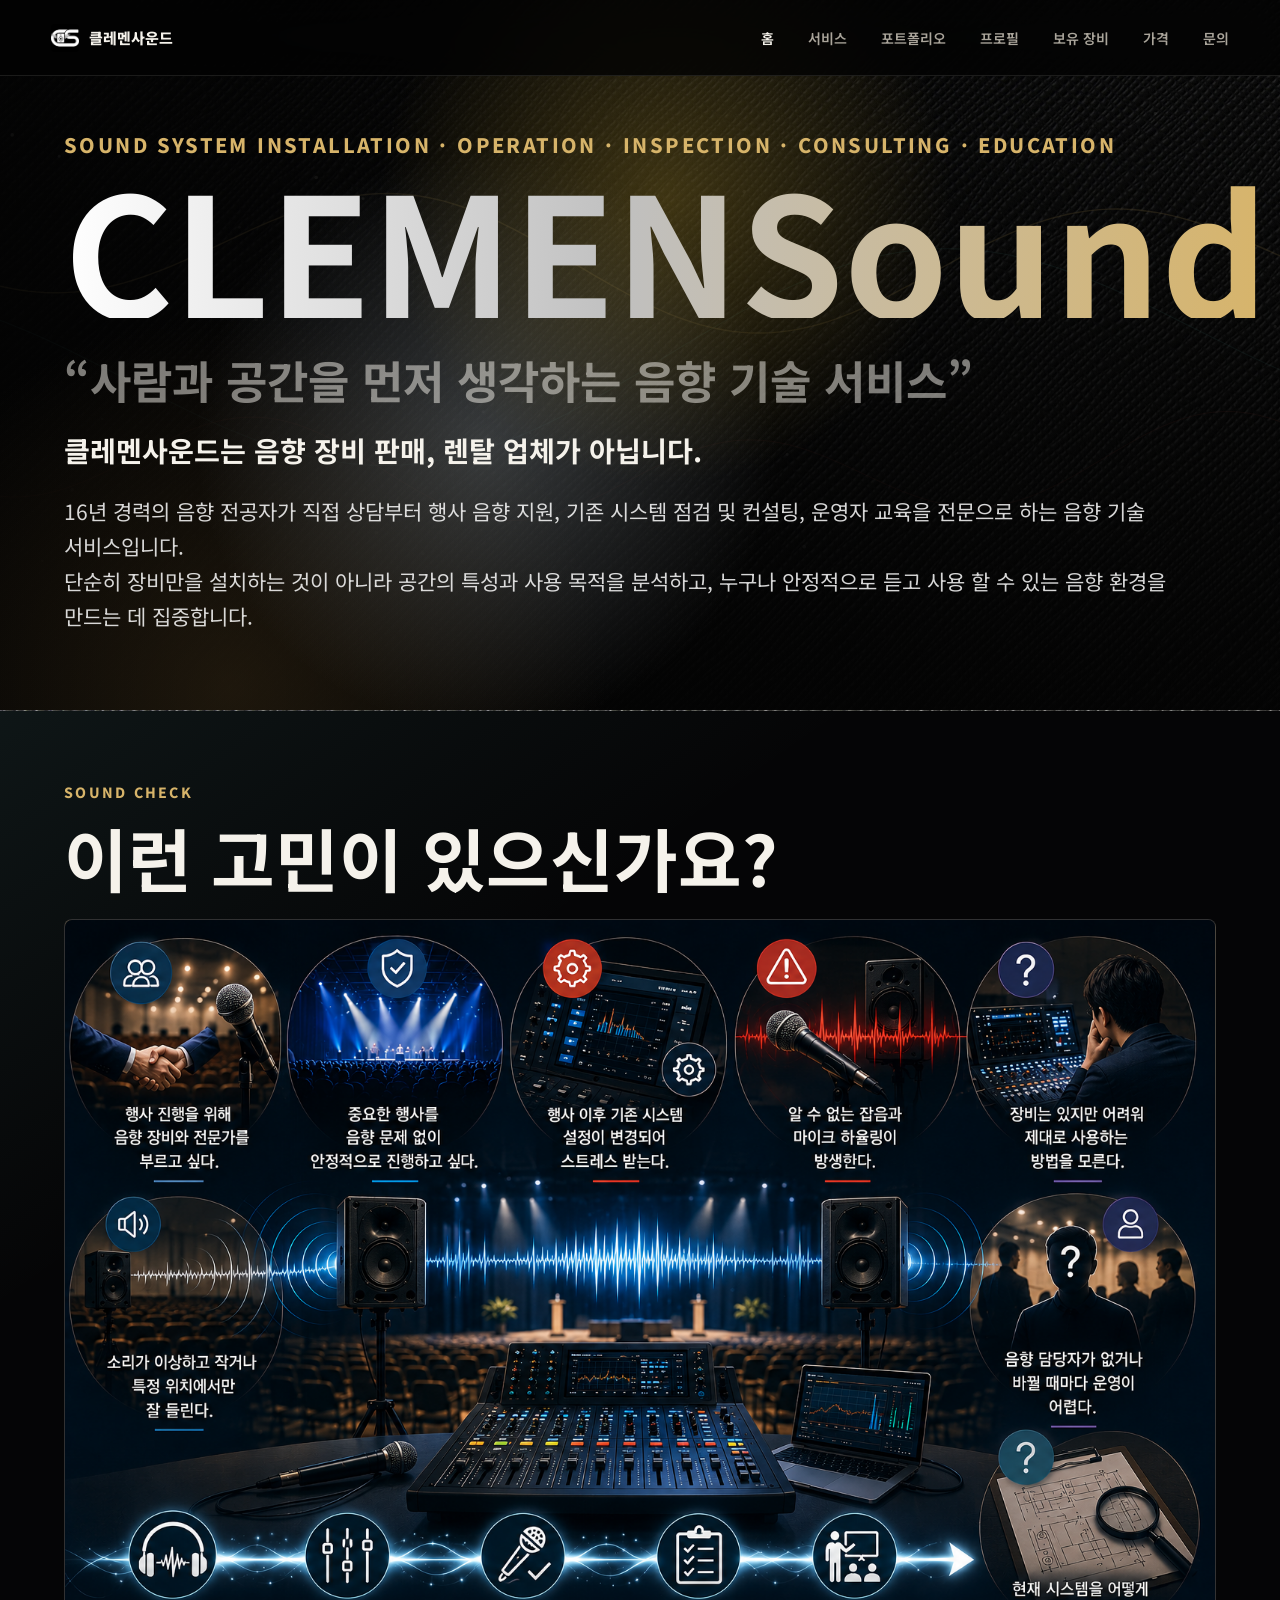
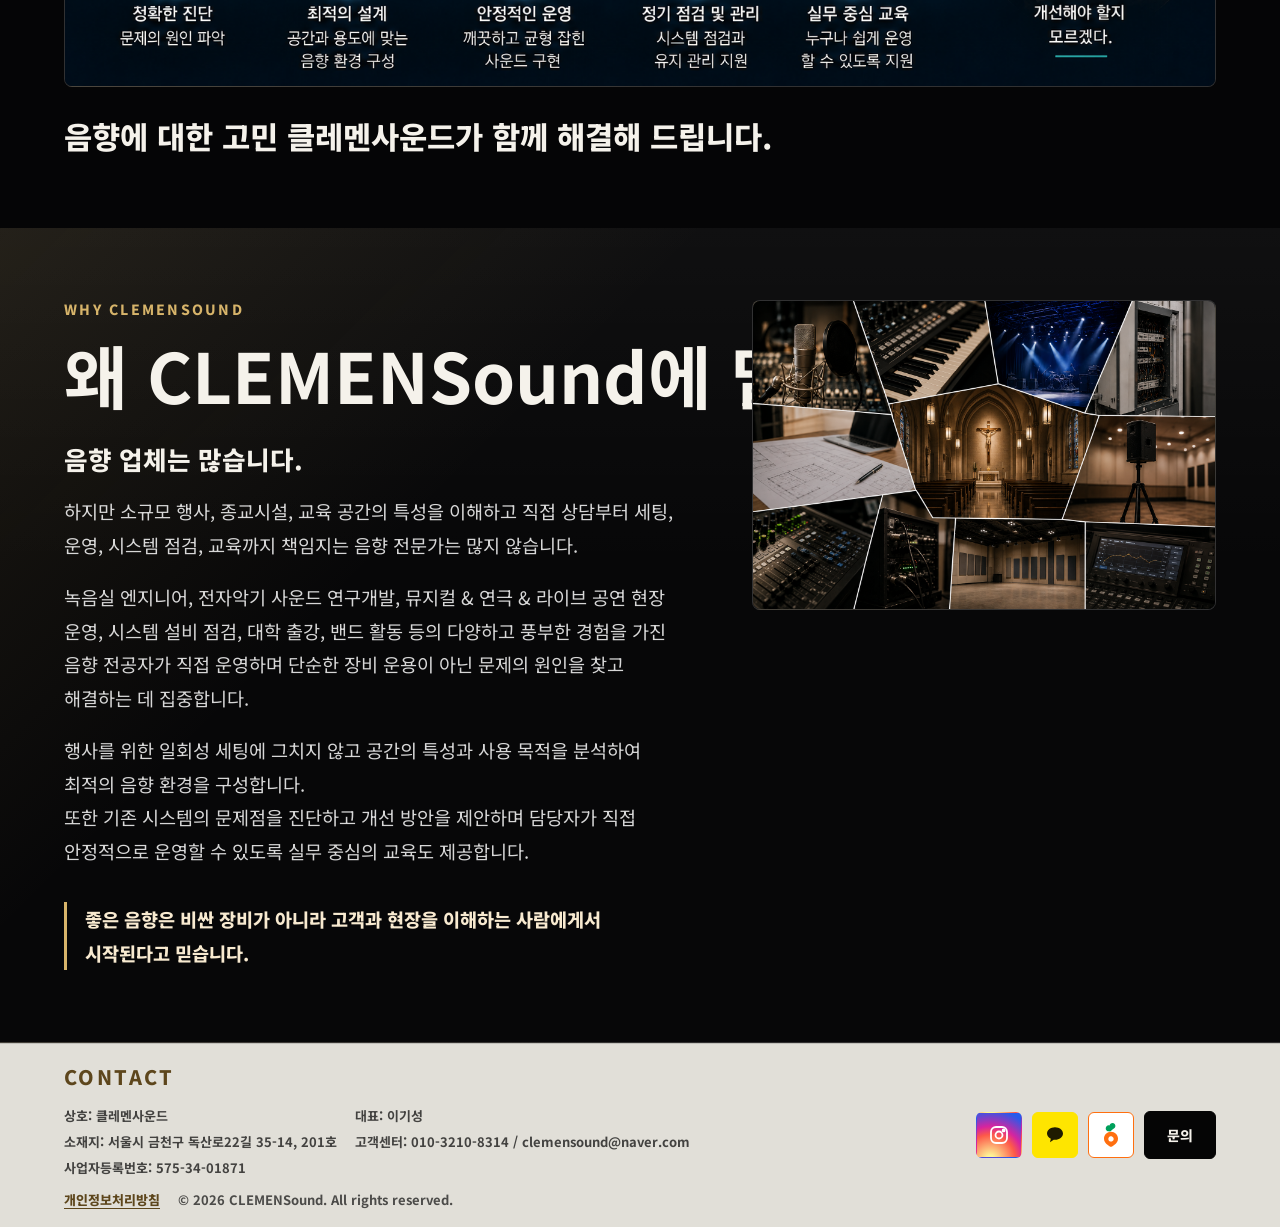
<file: index.html>
<!doctype html>
<html lang="ko">
  <head>
    <meta charset="utf-8" />
    <meta name="viewport" content="width=device-width, initial-scale=1" />
    <title>CLEMENSound 클레멘사운드 | 행사·공연 음향 설치 운영 점검</title>
    <meta
      name="description"
      content="CLEMENSound는 소규모 행사, 공연, 성당 및 야외 결혼식, 음향 시스템 설치와 오퍼레이팅, 기존 설치 음향 점검과 컨설팅, 기초 음향 및 장비 운용 교육을 제공합니다."
    />
    <meta name="keywords" content="클레멘사운드, CLEMENSound, 행사 음향, 공연 음향, 음향 설치, 음향 운영, 음향 오퍼레이팅, 음향 점검, 음향 컨설팅, 음향 교육, 서울 음향" />
    <meta name="robots" content="index, follow" />
    <link rel="canonical" href="https://clemensound.com/" />
    <meta property="og:type" content="website" />
    <meta property="og:site_name" content="CLEMENSound" />
    <meta property="og:title" content="CLEMENSound 클레멘사운드 | 행사·공연 음향 설치 운영 점검" />
    <meta property="og:description" content="소규모 행사와 공연 음향 운영, 기존 시스템 점검과 컨설팅, 기초 음향 교육을 제공하는 현장 중심 음향 서비스입니다." />
    <meta property="og:url" content="https://clemensound.com/" />
    <meta property="og:image" content="https://clemensound.com/assets/logo_bg_icons/CLEMENSound-Logo-WH.png" />
    <meta name="twitter:card" content="summary_large_image" />
    <meta name="twitter:title" content="CLEMENSound 클레멘사운드" />
    <meta name="twitter:description" content="행사·공연 음향 설치, 운영, 점검, 컨설팅, 교육을 제공합니다." />
    <meta name="twitter:image" content="https://clemensound.com/assets/logo_bg_icons/CLEMENSound-Logo-WH.png" />
    <script type="application/ld+json">
      {
        "@context": "https://schema.org",
        "@type": "LocalBusiness",
        "name": "CLEMENSound",
        "alternateName": "클레멘사운드",
        "url": "https://clemensound.com/",
        "logo": "https://clemensound.com/assets/logo_bg_icons/CLEMENSound-Logo-WH.png",
        "image": "https://clemensound.com/assets/logo_bg_icons/CLEMENSound-Logo-WH.png",
        "telephone": "+82-10-3210-8314",
        "email": "clemensound@naver.com",
        "address": {
          "@type": "PostalAddress",
          "addressCountry": "KR",
          "addressRegion": "서울특별시",
          "addressLocality": "금천구",
          "streetAddress": "독산로22길 35-14, 201호"
        },
        "areaServed": ["서울", "경기", "수도권"],
        "description": "행사·공연 음향 설치, 운영, 기존 음향 시스템 점검과 컨설팅, 기초 음향 교육을 제공하는 현장 중심 음향 서비스입니다.",
        "sameAs": [
          "https://www.instagram.com/clemensound",
          "https://www.daangn.com/kr/local-profile/vc8u3mpbromg"
        ],
        "makesOffer": [
          { "@type": "Offer", "itemOffered": { "@type": "Service", "name": "행사 음향 운영" } },
          { "@type": "Offer", "itemOffered": { "@type": "Service", "name": "공연 음향 운영" } },
          { "@type": "Offer", "itemOffered": { "@type": "Service", "name": "음향 시스템 점검 및 컨설팅" } },
          { "@type": "Offer", "itemOffered": { "@type": "Service", "name": "음향 교육" } }
        ]
      }
    </script>
    <link rel="preconnect" href="https://fonts.googleapis.com" />
    <link rel="preconnect" href="https://fonts.gstatic.com" crossorigin />
    <link
      href="https://fonts.googleapis.com/css2?family=Inter:wght@400;500;600;700;800&family=Noto+Sans+KR:wght@400;500;700;800&display=swap"
      rel="stylesheet"
    />
    <link rel="stylesheet" href="styles.css" />
  </head>
  <body data-page="home">
    <div data-header></div>

    <main id="top">
      <section class="hero" aria-labelledby="hero-title">
        <canvas id="soundCanvas" class="sound-canvas" aria-hidden="true"></canvas>
        <div class="hero-shade" aria-hidden="true"></div>
        <div class="hero-inner">
          <p class="eyebrow">Sound System Installation · Operation · Inspection · Consulting · Education</p>
          <h1 id="hero-title" aria-label="CLEMENSound"><span>CLEMENSound</span></h1>
          <h2>“사람과 공간을 먼저 생각하는 음향 기술 서비스”</h2>
					<h3>클레멘사운드는 음향 장비 판매, 렌탈 업체가 아닙니다.</h3>
          <p> 16년 경력의 음향 전공자가 직접 상담부터 행사 음향 지원, 기존 시스템 점검 및 컨설팅, 운영자 교육을 전문으로 하는 음향 기술 서비스입니다.<br>
					단순히 장비만을 설치하는 것이 아니라 공간의 특성과 사용 목적을 분석하고, 누구나 안정적으로 듣고 사용 할 수 있는 음향 환경을 만드는 데 집중합니다.<br>
					</p>
				</div>
			</section>

			<!-- <section>
				<div class="service-overview">
				<strong>4tion· 1ting Service</strong>
					<p>    설치, 운영, 점검, 컨설팅, 교육까지 현장에 필요한 음향 서비스를 제공합니다.	</p>
				<div class="hero-actions-grid">
					<div class="hero-action">
						<h3>설치 Installation</h3>
						<p>행사 목적과 공간에 맞는 장비 구성 및 세팅</p>
					</div>
					<div class="hero-action">
						<h3>운영 Operation</h3>
						<p>리허설부터 본 행사까지 안정적인 진행</p>
					</div>
					<div class="hero-action">
						<h3>점검 Inspection</h3>
						<p>기존 시스템 진단</p>
					</div>
					<div class="hero-action">
						<h3> 컨설팅 Consulting</h3>
						<p>시스템 개선 방안 제안</p>
					</div>
					<div class="hero-action">
						<h3>교육 Education</h3>
						<p>기초 음향 이론 및 장비 운용 실무 교육</p>
					</div>
				</div>
			</div>
      </section> -->


      <section id="sound-concerns" class="concerns-section" aria-labelledby="sound-concerns-title">
        <div class="concerns-copy">
          <p class="eyebrow">Sound Check</p>
					<h2>이런 고민이 있으신가요?</h2>
          <h2 id="sound-concerns-title" class="visually-hidden">이런 고민이 있으신가요?</h2>
          <figure class="concerns-media">
            <img src="assets/logo_bg_icons/soundcheaks.png" alt="행사 음향 고민과 해결 안내 이미지" />
          </figure>
          <p class="concerns-closing">음향에 대한 고민 클레멘사운드가 함께 해결해 드립니다.</p>
        </div>
      </section>

      <section id="why-clemensound" class="why-section" aria-labelledby="why-clemensound-title">
        <div class="why-copy">
          <p class="eyebrow">Why CLEMENSound</p>
          <h2 id="why-clemensound-title">왜 CLEMENSound에 맡겨야 할까요?</h2>
          <p class="why-lead">음향 업체는 많습니다.</p>
          <p>
            하지만 소규모 행사, 종교시설, 교육 공간의 특성을 이해하고 직접 상담부터 세팅, 운영, 시스템 점검,
            교육까지 책임지는 음향 전문가는 많지 않습니다.
          </p>
          <p>
            녹음실 엔지니어, 전자악기 사운드 연구개발, 뮤지컬 & 연극 & 라이브 공연 현장 운영, 시스템 설비 점검, 대학 출강, 밴드 활동 등의 다양하고 풍부한 경험을 가진 음향 전공자가 직접 운영하며
            단순한 장비 운용이 아닌 문제의 원인을 찾고 해결하는 데 집중합니다.
          </p>
          <p>
            행사를 위한 일회성 세팅에 그치지 않고 공간의 특성과 사용 목적을 분석하여 최적의 음향 환경을 구성합니다.<br>
            또한 기존 시스템의 문제점을 진단하고 개선 방안을 제안하며 담당자가 직접 안정적으로 운영할 수 있도록
            실무 중심의 교육도 제공합니다.
          </p>
          <p class="why-closing">좋은 음향은 비싼 장비가 아니라 고객과 현장을 이해하는 사람에게서 시작된다고 믿습니다.</p>
        </div>
        <figure class="why-media">
          <img src="assets/logo_bg_icons/whyclemensound.png" alt="음향 작업 분야 콜라주 이미지" />
        </figure>
      </section>

    </main>

    <div data-footer></div>

    <script src="common.js"></script>
    <script src="script.js"></script>
  </body>
</html>
</file>
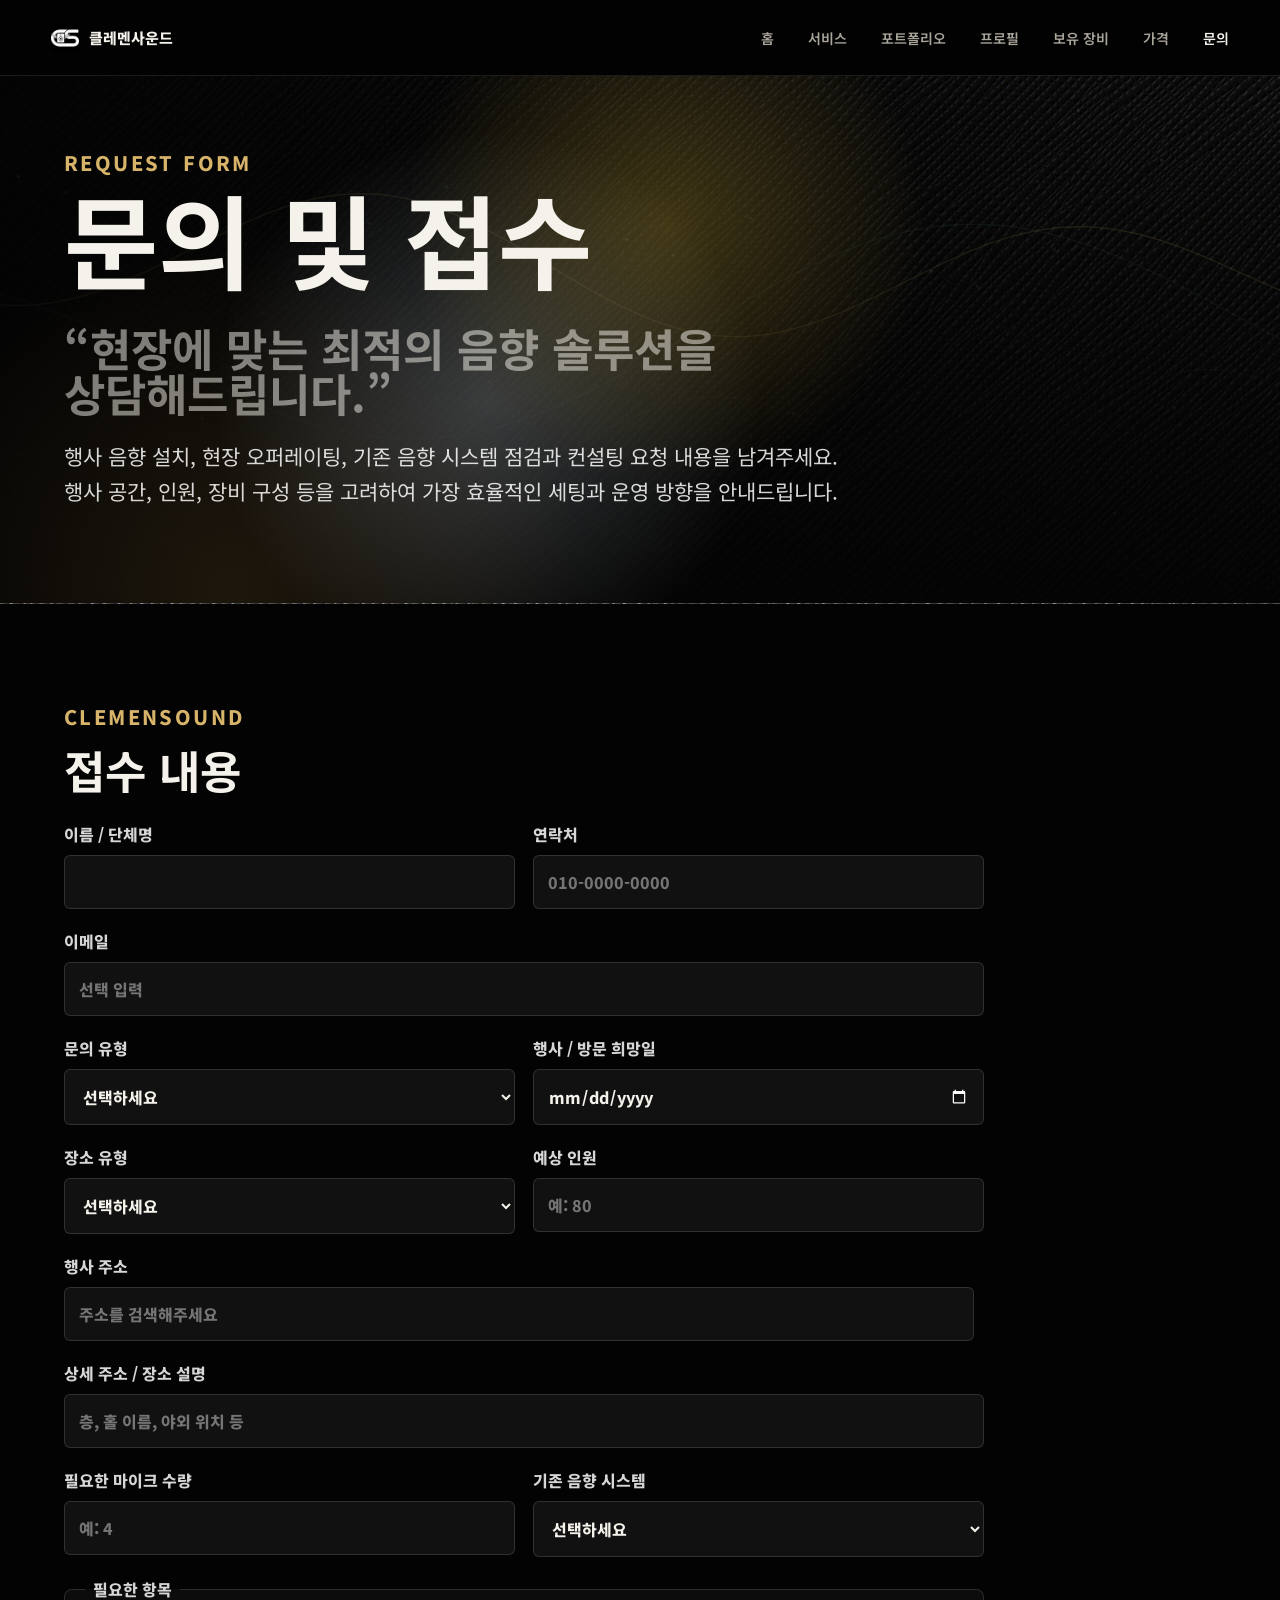
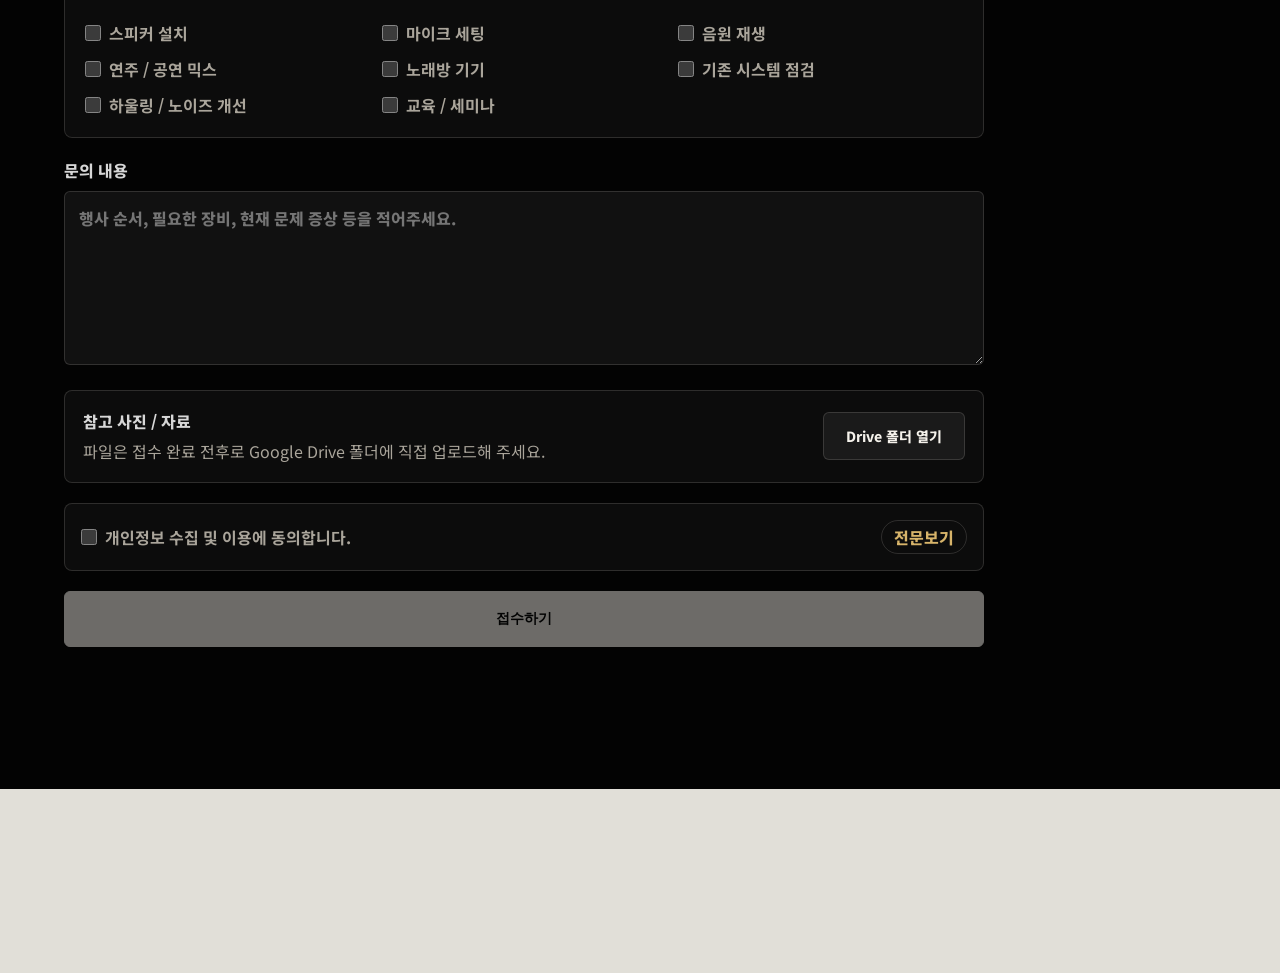
<file: contact.html>
<!doctype html>
<html lang="ko">
  <head>
    <meta charset="utf-8" />
    <meta name="viewport" content="width=device-width, initial-scale=1" />
    <title>문의 및 견적 접수 | 행사·공연 음향 · CLEMENSound</title>
    <meta
      name="description"
      content="CLEMENSound 음향 시스템 설치, 오퍼레이팅, 점검과 컨설팅 문의 접수 페이지입니다."
    />
    <meta name="keywords" content="음향 견적 문의, 행사 음향 문의, 공연 음향 문의, 음향 점검 문의, 클레멘사운드 연락처" />
    <meta name="robots" content="index, follow" />
    <link rel="canonical" href="https://clemensound.com/contact.html" />
    <meta property="og:type" content="website" />
    <meta property="og:site_name" content="CLEMENSound" />
    <meta property="og:title" content="문의 및 견적 접수 | 행사·공연 음향 · CLEMENSound" />
    <meta property="og:description" content="행사 음향, 공연 음향, 시스템 점검과 컨설팅 요청을 남겨주세요. 현장 조건에 맞춰 상담합니다." />
    <meta property="og:url" content="https://clemensound.com/contact.html" />
    <meta property="og:image" content="https://clemensound.com/assets/logo_bg_icons/CLEMENSound-Logo-WH.png" />
    <meta name="twitter:card" content="summary_large_image" />
    <link rel="preconnect" href="https://fonts.googleapis.com" />
    <link rel="preconnect" href="https://fonts.gstatic.com" crossorigin />
    <link
      href="https://fonts.googleapis.com/css2?family=Inter:wght@400;500;600;700;800&family=Noto+Sans+KR:wght@400;500;700;800&display=swap"
      rel="stylesheet"
    />
    <link rel="stylesheet" href="styles.css" />
    <script src="https://t1.daumcdn.net/mapjsapi/bundle/postcode/prod/postcode.v2.js" defer></script>
  </head>
  <body data-page="contact">
    <div data-header></div>

    <main class="contact-page">
      <section class="page-hero" aria-labelledby="contact-title">
        <canvas class="sound-canvas" aria-hidden="true"></canvas>
        <div class="hero-shade" aria-hidden="true"></div>
        <p class="eyebrow">Request Form</p>
        <h1 id="contact-title">문의 및 접수</h1><br>
					<h2>“현장에 맞는 최적의 음향 솔루션을 상담해드립니다.” </h2><br/>
						<p>행사 음향 설치, 현장 오퍼레이팅, 기존 음향 시스템 점검과 컨설팅 요청 내용을 남겨주세요.<br>
						행사 공간, 인원, 장비 구성 등을 고려하여 가장 효율적인 세팅과 운영 방향을 안내드립니다.
      </section>

      <section class="contact-section" aria-labelledby="form-title">
        <div class="contact-form-wrap">
          <div class="profile-section-heading">
            <p class="eyebrow">CLEMENSound</p>
            <h2 id="form-title">접수 내용</h2>
          </div>

          <form id="contactForm" class="contact-form">
            <div class="form-grid">
              <label for="name">
                이름 / 단체명
                <input type="text" id="name" name="name" autocomplete="name" required />
              </label>
              <label for="phone">
                연락처
                <input type="tel" id="phone" name="phone" placeholder="010-0000-0000" autocomplete="tel" required />
              </label>
            </div>

            <label for="email">
              이메일
              <input type="email" id="email" name="email" placeholder="선택 입력" autocomplete="email" />
            </label>

            <div class="form-grid">
              <label for="request_type">
                문의 유형
                <select id="request_type" name="request_type" required>
                  <option value="">선택하세요</option>
                  <option value="음향 시스템 설치">음향 시스템 설치</option>
                  <option value="현장 오퍼레이팅">현장 오퍼레이팅</option>
                  <option value="기존 시스템 점검">기존 시스템 점검</option>
                  <option value="수정 및 컨설팅">수정 및 컨설팅</option>
									<option value="교육 및 세미나">교육 및 세미나</option>
                  <option value="기타 문의">기타 문의</option>
                </select>
              </label>
              <label for="event_date">
                행사 / 방문 희망일
                <input type="date" id="event_date" name="event_date" />
              </label>
            </div>

            <div class="form-grid">
              <label for="venue_type">
                장소 유형
                <select id="venue_type" name="venue_type" required>
                  <option value="">선택하세요</option>
                  <option value="실내 행사장">실내 행사장</option>
                  <option value="야외 행사장">야외 행사장</option>
                  <option value="종교시설">종교시설</option>
                  <option value="공연장">공연장</option>
                  <option value="카페 / 소규모 공간">카페 / 소규모 공간</option>
                  <option value="기타">기타</option>
                </select>
              </label>
              <label for="audience_count">
                예상 인원
                <input type="number" id="audience_count" name="audience_count" min="0" placeholder="예: 80" />
              </label>
            </div>

            <label for="address">
              행사 주소
              <div class="address-row">
                <input type="text" id="address" name="address" readonly placeholder="주소를 검색해주세요" required />
              </div>
            </label>

            <label for="address_detail">
              상세 주소 / 장소 설명
              <input type="text" id="address_detail" name="address_detail" placeholder="층, 홀 이름, 야외 위치 등" />
            </label>

            <div class="form-grid">
              <label for="mic_count">
                필요한 마이크 수량
                <input type="number" id="mic_count" name="mic_count" min="0" placeholder="예: 4" />
              </label>
              <label for="has_system">
                기존 음향 시스템
                <select id="has_system" name="has_system">
                  <option value="">선택하세요</option>
                  <option value="없음">없음</option>
                  <option value="있음">있음</option>
                  <option value="확인 필요">확인 필요</option>
                </select>
              </label>
            </div>

            <fieldset class="service-checks">
              <legend>필요한 항목</legend>
              <label><input type="checkbox" name="needs" value="스피커 설치" /> 스피커 설치</label>
              <label><input type="checkbox" name="needs" value="마이크 세팅" /> 마이크 세팅</label>
              <label><input type="checkbox" name="needs" value="음원 재생" /> 음원 재생</label>
              <label><input type="checkbox" name="needs" value="연주 / 공연 믹스" /> 연주 / 공연 믹스</label>
              <label><input type="checkbox" name="needs" value="노래방 기기" /> 노래방 기기</label>
              <label><input type="checkbox" name="needs" value="기존 시스템 점검" /> 기존 시스템 점검</label>
              <label><input type="checkbox" name="needs" value="하울링 / 노이즈 개선" /> 하울링 / 노이즈 개선</label>
              <label><input type="checkbox" name="needs" value="교육 / 세미나" /> 교육 / 세미나</label>
            </fieldset>

            <label for="message">
              문의 내용
              <textarea id="message" name="message" rows="6" placeholder="행사 순서, 필요한 장비, 현재 문제 증상 등을 적어주세요." required></textarea>
            </label>

            <div class="upload-link-box">
              <div>
                <strong>참고 사진 / 자료</strong>
                <p>파일은 접수 완료 전후로 Google Drive 폴더에 직접 업로드해 주세요.</p>
              </div>
              <a
                class="button secondary"
                href="https://drive.google.com/drive/folders/1XT-w5OcueQxoR9XJz8iq5GTcc1DyyMcc"
                target="_blank"
                rel="noopener"
              >
                Drive 폴더 열기
              </a>
            </div>

            <div class="privacy-box">
              <label for="privacyAgree">
                <input type="checkbox" id="privacyAgree" required />
                개인정보 수집 및 이용에 동의합니다.
              </label>
              <button type="button" id="viewPrivacy">전문보기</button>
            </div>

            <button type="submit" class="button primary submit-button" disabled>접수하기</button>
            <p id="formStatus" class="form-status" role="status" aria-live="polite"></p>
          </form>
        </div>
      </section>
    </main>

    <div id="loading-message" class="loading-overlay" hidden>
      <div class="loading-box">
        <div class="spinner" aria-hidden="true"></div>
        <p>접수 등록 중입니다.<br />잠시만 기다려 주세요.</p>
      </div>
    </div>

    <div id="privacy-modal" class="modal" hidden>
      <div class="modal-content">
        <button type="button" class="close" aria-label="닫기">&times;</button>
        <h2>개인정보 수집 및 이용 안내</h2>
        <p>
          수집된 개인정보는 문의 확인, 일정 조율, 견적 및 서비스 응대를 위한 목적으로만 사용됩니다.
          접수자는 이에 동의하며, 요청 시 접수 정보 삭제를 요청할 수 있습니다.
        </p>
      </div>
    </div>

    <div data-footer></div>
    <script src="common.js"></script>
    <script src="script.js"></script>
    <script src="contact.js?v=20260425-forms-7"></script>
  </body>
</html>
</file>
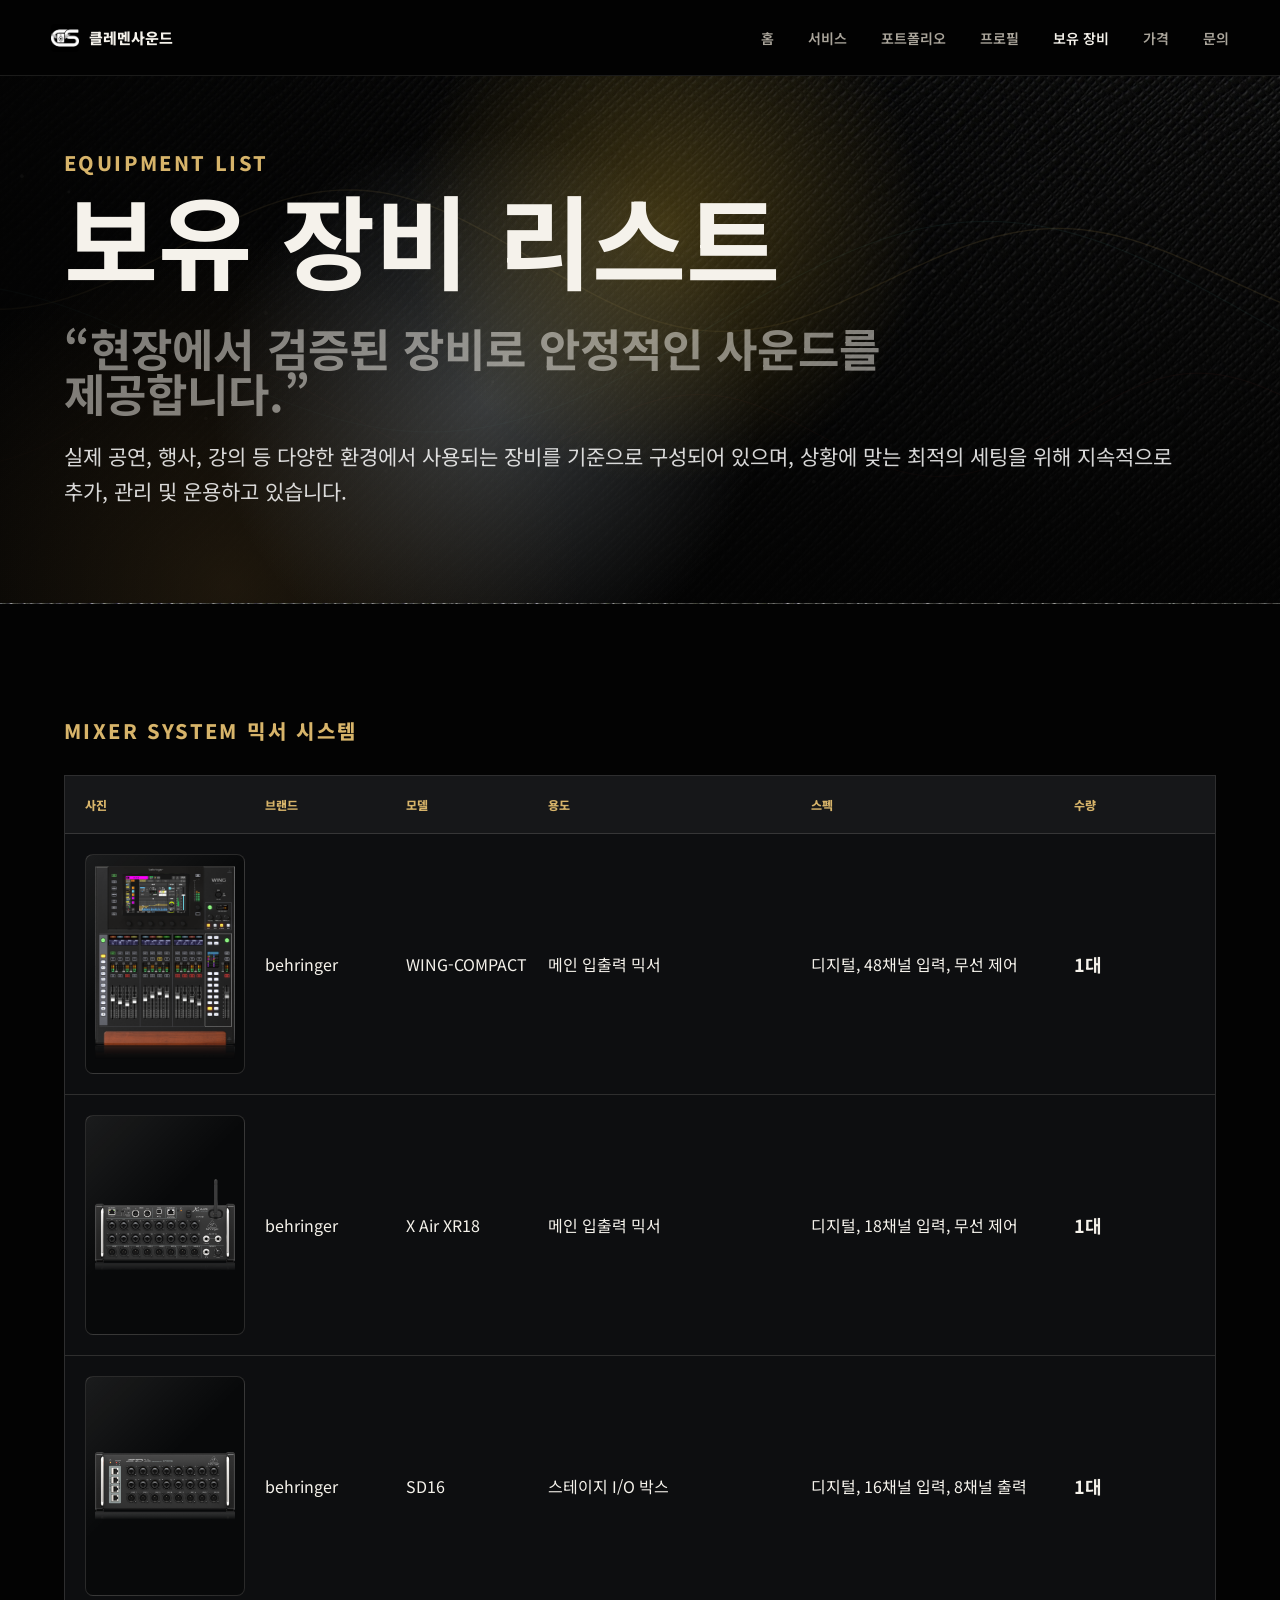
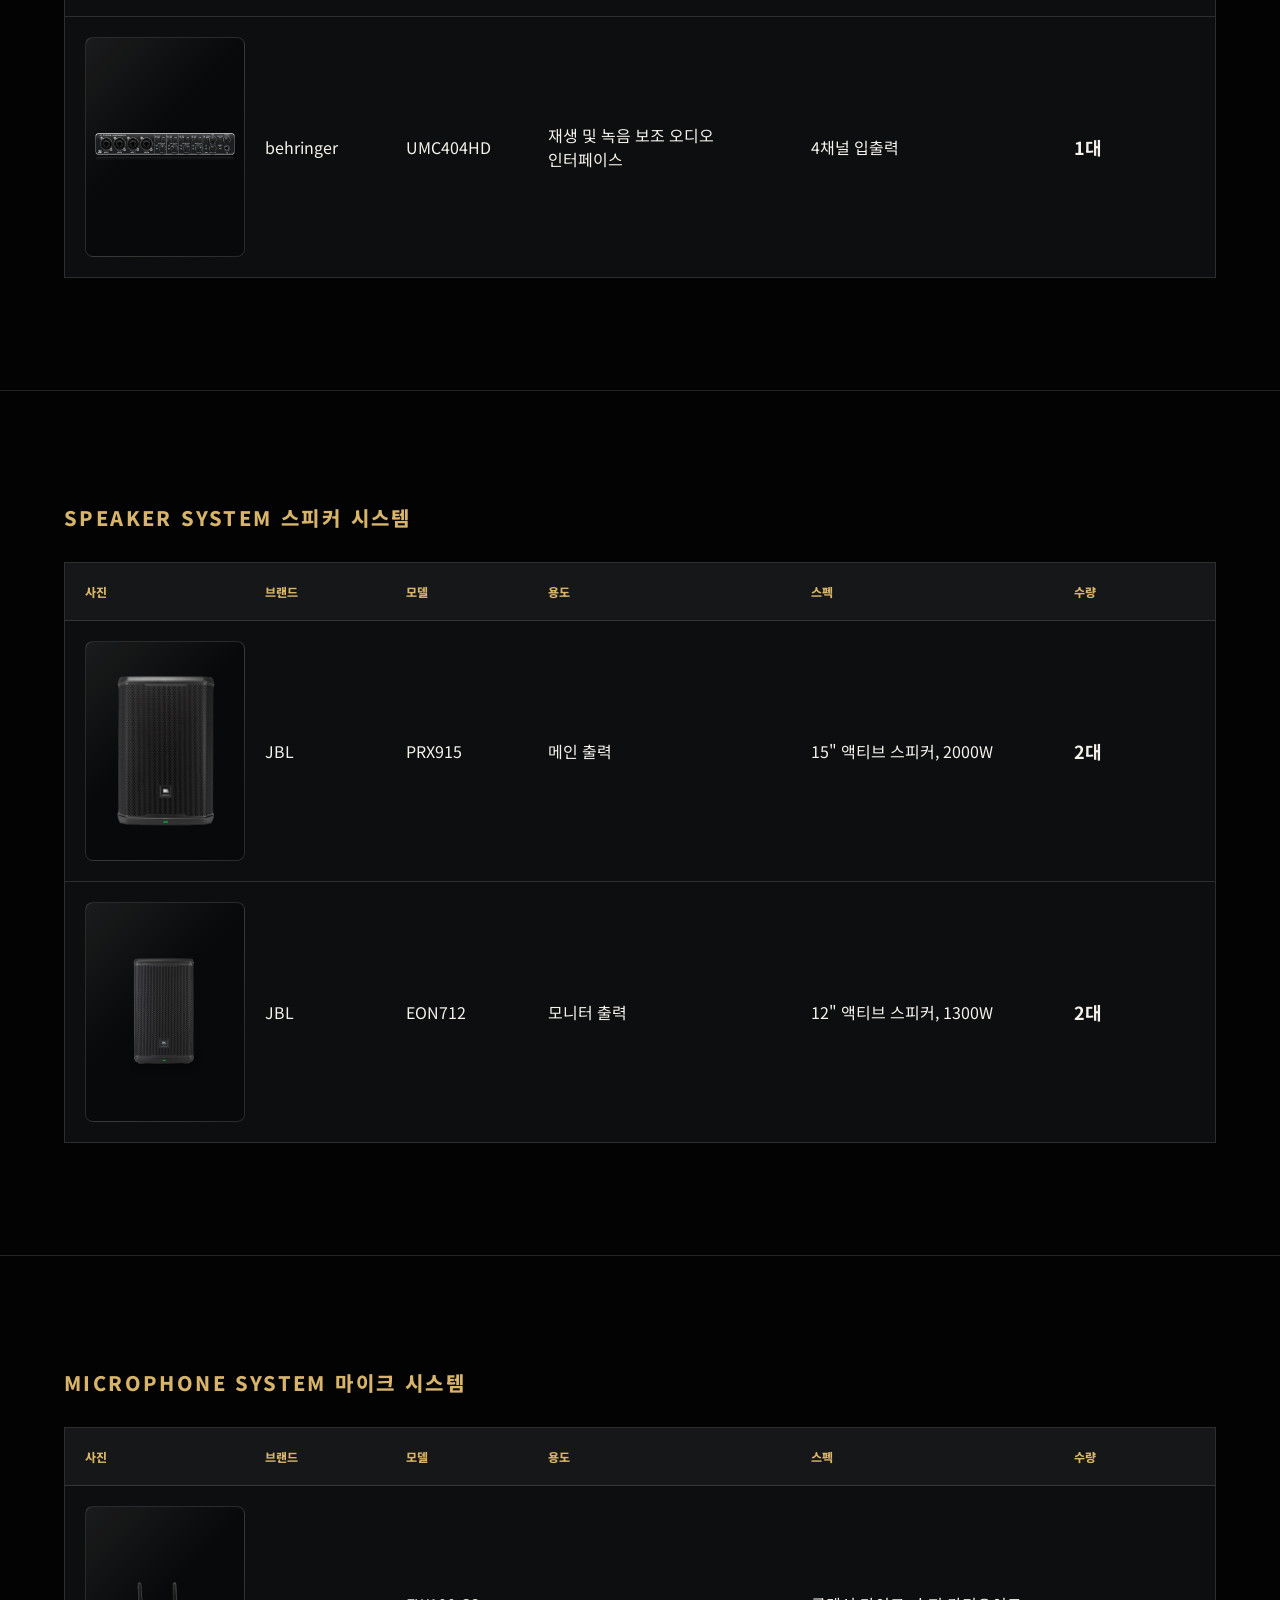
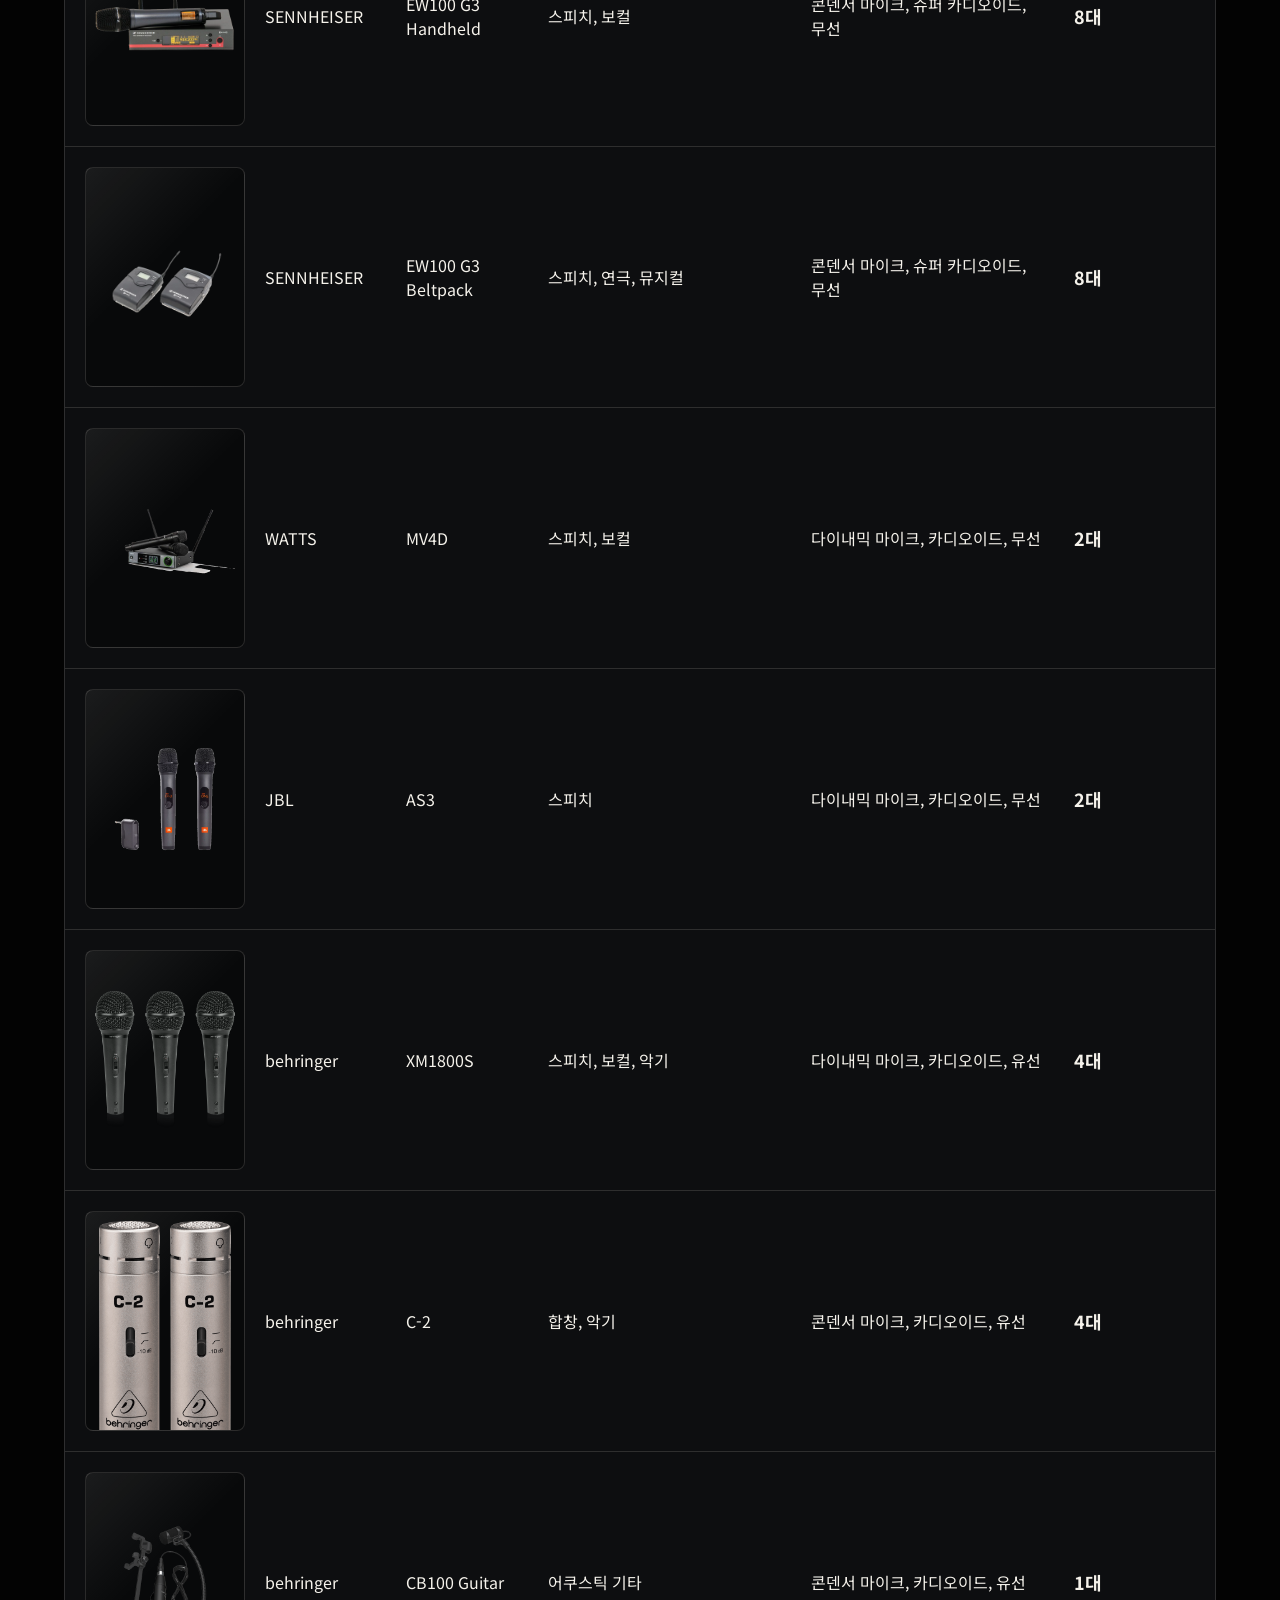
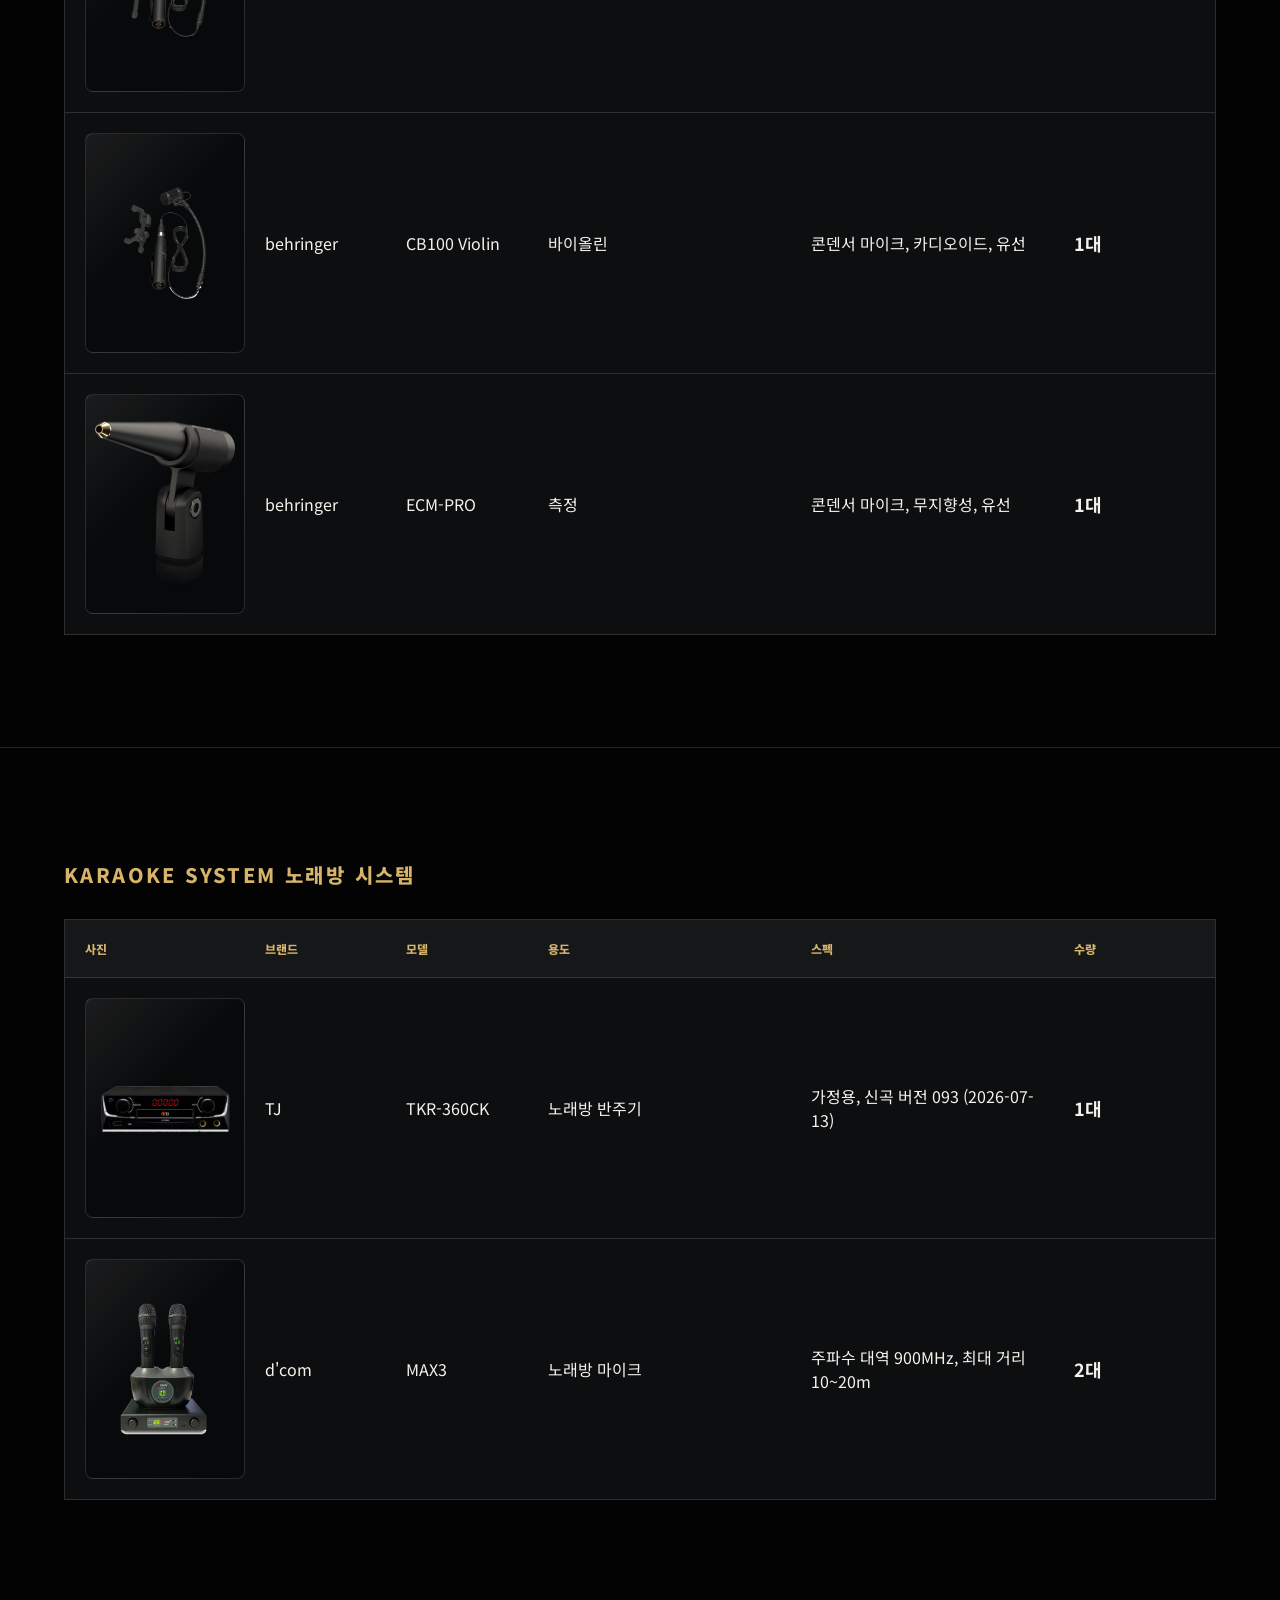
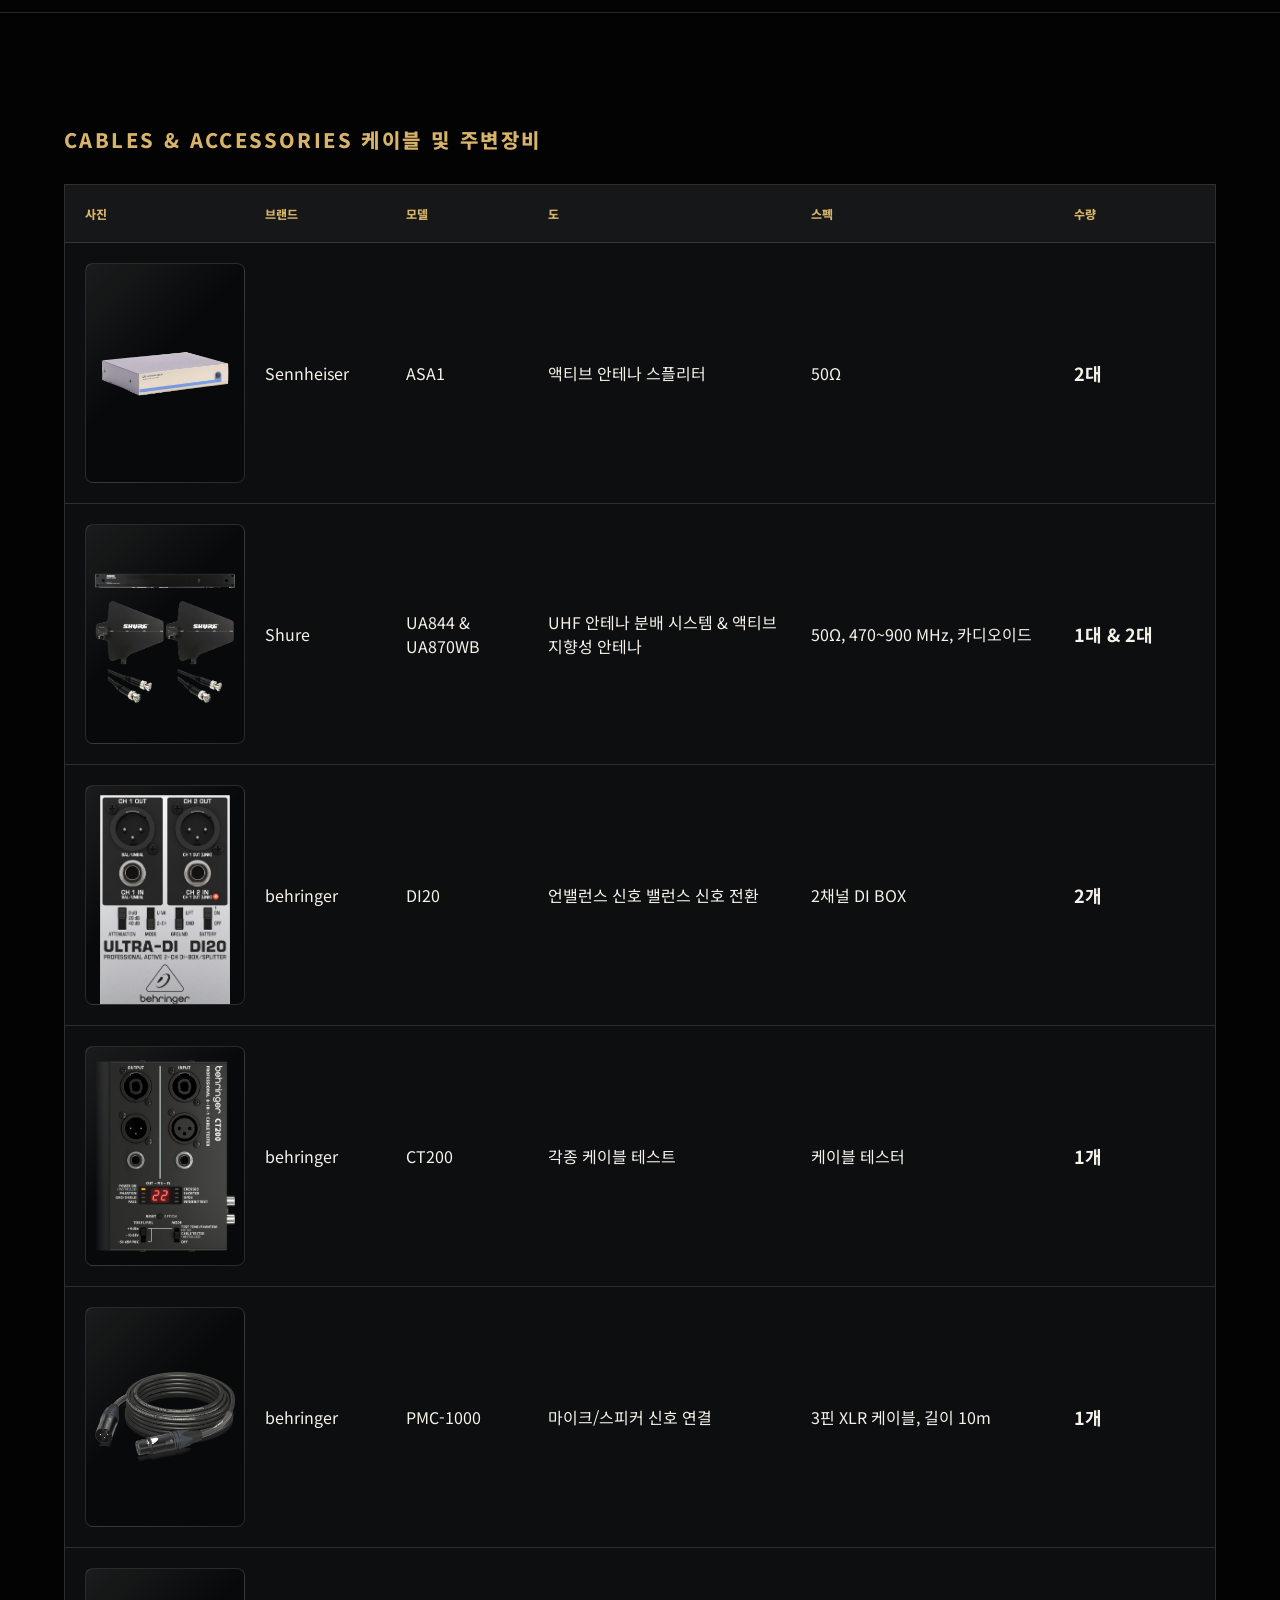
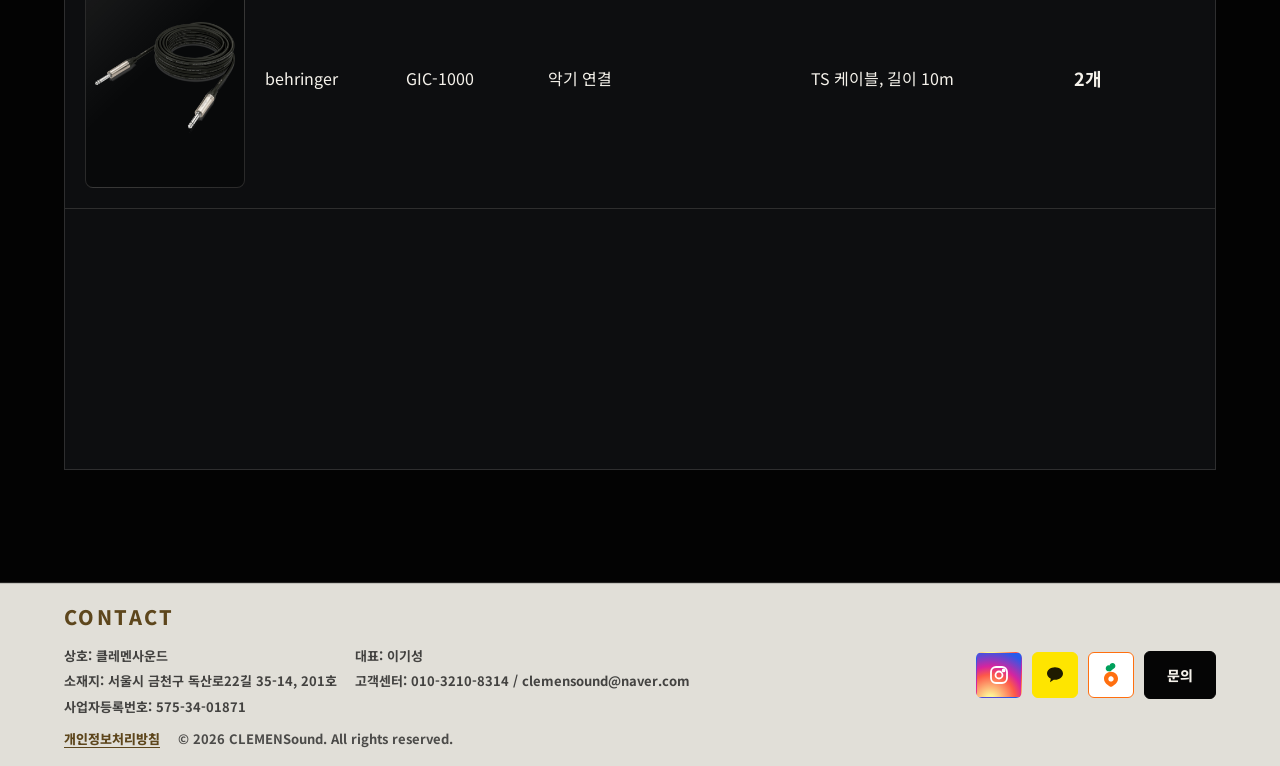
<file: equipment.html>
<!doctype html>
<html lang="ko">
  <head>
    <meta charset="utf-8" />
    <meta name="viewport" content="width=device-width, initial-scale=1" />
    <title>보유 장비 | 믹서·스피커·마이크 시스템 · CLEMENSound</title>
    <meta
      name="description"
      content="CLEMENSound 보유 장비 리스트 페이지입니다. 스피커, 믹서, 마이크, 케이블과 현장 운영 장비를 정리합니다."
    />
    <meta name="keywords" content="음향 장비, 보유 장비, JBL PRX915, Behringer WING Compact, XR18, 무선 마이크, 노래방 시스템, 클레멘사운드" />
    <meta name="robots" content="index, follow" />
    <link rel="canonical" href="https://clemensound.com/equipment.html" />
    <meta property="og:type" content="website" />
    <meta property="og:site_name" content="CLEMENSound" />
    <meta property="og:title" content="보유 장비 | 믹서·스피커·마이크 시스템 · CLEMENSound" />
    <meta property="og:description" content="CLEMENSound가 행사와 공연 현장에서 운용하는 믹서, 스피커, 마이크, 케이블, 노래방 시스템 장비를 확인하세요." />
    <meta property="og:url" content="https://clemensound.com/equipment.html" />
    <meta property="og:image" content="https://clemensound.com/assets/logo_bg_icons/CLEMENSound-Logo-WH.png" />
    <meta name="twitter:card" content="summary_large_image" />
    <link rel="preconnect" href="https://fonts.googleapis.com" />
    <link rel="preconnect" href="https://fonts.gstatic.com" crossorigin />
    <link
      href="https://fonts.googleapis.com/css2?family=Inter:wght@400;500;600;700;800&family=Noto+Sans+KR:wght@400;500;700;800&display=swap"
      rel="stylesheet"
    />
    <link rel="stylesheet" href="styles.css" />
  </head>
  <body data-page="equipment">
    <div data-header></div>

    <main class="equipment-page">
      <section class="page-hero" aria-labelledby="equipment-title">
        <canvas class="sound-canvas" aria-hidden="true"></canvas>
        <div class="hero-shade" aria-hidden="true"></div>
        <p class="eyebrow">Equipment List</p>
        <h1 id="equipment-title">보유 장비 리스트</h1> <br>
        <h2>“현장에서 검증된 장비로 안정적인 사운드를 제공합니다.”</h2> <br>
				<p>실제 공연, 행사, 강의 등 다양한 환경에서 사용되는 장비를 기준으로 구성되어 있으며, 상황에 맞는 최적의 세팅을 위해 지속적으로 추가, 관리 및 운용하고 있습니다.</p>
      </section>



      <section class="equipment-section" aria-labelledby="detail-title">
        <div class="profile-section-heading">
          <p class="eyebrow">Mixer System 믹서 시스템</p>
          <!-- <h2 id="detail-title">믹서 시스템</h2> -->
        </div>
        <div class="equipment-table" aria-label="믹서 시스템 보유 장비 리스트">
          <div class="equipment-row equipment-head">
						<span>사진</span>
						<span>브랜드</span>
						<span>모델</span>
						<span>용도</span>
						<span>스펙</span>
						<span>수량</span>
					</div>
					<article class="equipment-row">
            <button class="equipment-photo" type="button" data-preview-src="assets/images/equipment/behringer_WING-COMPACT.png" data-preview-title="behringer WING-COMPACT">
              <img src="assets/images/equipment/behringer_WING-COMPACT.png" alt="" onerror="this.remove()" />
            </button>
              <span>behringer</span>
							<span>WING-COMPACT</span>
							<span>메인 입출력 믹서</span>
							<span>디지털, 48채널 입력, 무선 제어</span>
							<strong>1대</strong>
          </article>
          <article class="equipment-row">
            <button class="equipment-photo" type="button" data-preview-src="assets/images/equipment/behringer_XR18.png" data-preview-title="behringer X Air XR18">
              <img src="assets/images/equipment/behringer_XR18.png" alt="" onerror="this.remove()" />
            </button>
              <span>behringer</span>
							<span>X Air XR18</span>
							<span>메인 입출력 믹서</span>
							<span>디지털, 18채널 입력, 무선 제어</span>
							<strong>1대</strong>
          </article>
					<article class="equipment-row">
            <button class="equipment-photo" type="button" data-preview-src="assets/images/equipment/behringer_SD16.png" data-preview-title="behringer SD16">
              <img src="assets/images/equipment/behringer_SD16.png" alt="" onerror="this.remove()" />
            </button>
              <span>behringer</span>
							<span>SD16</span>
							<span>스테이지 I/O 박스</span>
							<span>디지털, 16채널 입력, 8채널 출력</span>
							<strong>1대</strong>
          </article>
          <article class="equipment-row">
            <button class="equipment-photo" type="button" data-preview-src="assets/images/equipment/behringer_UMC404HD.png" data-preview-title="behringer UMC404HD">
              <img src="assets/images/equipment/behringer_UMC404HD.png" alt="" onerror="this.remove()" />
            </button>
            <span>behringer</span>
            <span>UMC404HD</span>
            <span>재생 및 녹음 보조 오디오 인터페이스</span>
            <span>4채널 입출력</span>
            <strong>1대</strong>
          </article>
        </div>
      </section>

      <section class="equipment-section" aria-labelledby="system-title">
        <div class="profile-section-heading">
          <p class="eyebrow">Speaker System 스피커 시스템</p>
          <!-- <h2 id="system-title">스피커 시스템</h2> -->
        </div>
        <div class="equipment-table" aria-label="스피커 시스템 보유 장비 리스트">
          <div class="equipment-row equipment-head">
            <span>사진</span>
            <span>브랜드</span>
            <span>모델</span>
            <span>용도</span>	
            <span>스펙</span>
            <span>수량</span>
          </div>
          <article class="equipment-row">
            <button class="equipment-photo" type="button" data-preview-src="assets/images/equipment/JBL_PRX915.png" data-preview-title="JBL PRX915">
              <img src="assets/images/equipment/JBL_PRX915.png" alt="" onerror="this.remove()" />
            </button>
            <span>JBL</span>
            <span>PRX915</span>
            <span>메인 출력</span>
            <span>15" 액티브 스피커, 2000W</span>
            <strong>2대</strong>
          </article>
					<!-- <article class="equipment-row">
            <button class="equipment-photo" type="button" data-preview-src="assets/images/equipment/subwoofer-placeholder.jpg" data-preview-title="서브우퍼 모델명">
              <img src="assets/images/equipment/subwoofer-placeholder.jpg" alt="" onerror="this.remove()" />
            </button>
            <span>서브우퍼 모델명</span>
            <span>15" 또는 18" 서브우퍼, 저역 보강용</span>
            <strong>1대</strong>
          </article> -->
          <article class="equipment-row">
            <button class="equipment-photo" type="button" data-preview-src="assets/images/equipment/JBL_EON712.png" data-preview-title="JBL EON712">
              <img src="assets/images/equipment/JBL_EON712.png" alt="" onerror="this.remove()" />
            </button>
            <span>JBL</span>
            <span>EON712</span>
            <span>모니터 출력</span>
            <span>12" 액티브 스피커, 1300W</span>
            <strong>2대</strong>
          </article>
        </div>
      </section>

      <section class="equipment-section" aria-labelledby="microphone-title">
        <div class="profile-section-heading">
          <p class="eyebrow">Microphone System 마이크 시스템</p>
          <!-- <h2 id="microphone-title">마이크 시스템</h2> -->
        </div>
        <div class="equipment-table" aria-label="마이크 시스템 보유 장비 리스트">
          <div class="equipment-row equipment-head">
            <span>사진</span>
            <span>브랜드</span>
            <span>모델</span>
						<span>용도</span>
            <span>스펙</span>
            <span>수량</span>
          </div>

					<article class="equipment-row">
            <button class="equipment-photo" type="button" data-preview-src="assets/images/equipment/sennheiser_ew100g3_s.png" data-preview-title="Sennheiser EW100G3-Handheld">
              <img src="assets/images/equipment/sennheiser_ew100g3_s.png" alt="" onerror="this.remove()" />
            </button>
            <span>SENNHEISER</span>
            <span>EW100 G3 Handheld</span>
            <span> 스피치, 보컬</span>
            <span>콘덴서 마이크, 슈퍼 카디오이드, 무선</span>
            <strong>8대</strong>
          </article>

					<article class="equipment-row">
            <button class="equipment-photo" type="button" data-preview-src="assets/images/equipment/sennheiser_ew100g3_b.png" data-preview-title="Sennheiser EW100G3-Beltpack">
              <img src="assets/images/equipment/sennheiser_ew100g3_b.png" alt="" onerror="this.remove()" />
            </button>
            <span>SENNHEISER</span>
            <span>EW100 G3 Beltpack</span>
            <span> 스피치, 연극, 뮤지컬</span>
            <span>콘덴서 마이크, 슈퍼 카디오이드, 무선</span>
            <strong>8대</strong>
          </article>

										<article class="equipment-row">
            <button class="equipment-photo" type="button" data-preview-src="assets/images/equipment/WATTS_MV4D.png" data-preview-title="WATTS MV4D">
              <img src="assets/images/equipment/WATTS_MV4D.png" alt="" onerror="this.remove()" />
            </button>
            <span>WATTS</span>
            <span>MV4D</span>
            <span> 스피치, 보컬</span>
            <span>다이내믹 마이크, 카디오이드, 무선</span>
            <strong>2대</strong>
          </article>

					<article class="equipment-row">
            <button class="equipment-photo" type="button" data-preview-src="assets/images/equipment/JBL_AS3.png" data-preview-title="JBL AS3">
              <img src="assets/images/equipment/JBL_AS3.png" alt="" onerror="this.remove()" />
            </button>
            <span>JBL</span>
            <span>AS3</span>
            <span> 스피치</span>
            <span>다이내믹 마이크, 카디오이드, 무선</span>
            <strong>2대</strong>
          </article>

          <article class="equipment-row">
            <button class="equipment-photo" type="button" data-preview-src="assets/images/equipment/behringer_XM1800S.png" data-preview-title="behringer XM1800S">
              <img src="assets/images/equipment/behringer_XM1800S.png" alt="" onerror="this.remove()" />
            </button>
            <span>behringer</span>
            <span>XM1800S</span>
            <span>스피치, 보컬, 악기</span>
						<span>다이내믹 마이크, 카디오이드, 유선</span>
            <strong>4대</strong>
          </article>

					<article class="equipment-row">
            <button class="equipment-photo" type="button" data-preview-src="assets/images/equipment/behringer_C-2.png" data-preview-title="behringer C-2">
              <img src="assets/images/equipment/behringer_C-2.png" alt="" onerror="this.remove()" />
            </button>
            <span>behringer</span>
            <span>C-2</span>
            <span>합창, 악기</span>
						<span>콘덴서 마이크, 카디오이드, 유선</span>
            <strong>4대</strong>
          </article>

					<article class="equipment-row">
            <button class="equipment-photo" type="button" data-preview-src="assets/images/equipment/behringer_CB100G.png" data-preview-title="behringer CB100 Guitar">
              <img src="assets/images/equipment/behringer_CB100G.png" alt="" onerror="this.remove()" />
            </button>
            <span>behringer</span>
            <span>CB100 Guitar</span>
            <span>어쿠스틱 기타</span>
						<span>콘덴서 마이크, 카디오이드, 유선</span>
            <strong>1대</strong>
          </article>

					<article class="equipment-row">
            <button class="equipment-photo" type="button" data-preview-src="assets/images/equipment/behringer_CB100V.png" data-preview-title="behringer CB100 Guitar">
              <img src="assets/images/equipment/behringer_CB100V.png" alt="" onerror="this.remove()" />
            </button>
            <span>behringer</span>
            <span>CB100 Violin</span>
            <span>바이올린</span>
						<span>콘덴서 마이크, 카디오이드, 유선</span>
            <strong>1대</strong>
          </article>

					<article class="equipment-row">
            <button class="equipment-photo" type="button" data-preview-src="assets/images/equipment/behringer_ECM-PRO.png" data-preview-title="behringer ECM-PRO">
              <img src="assets/images/equipment/behringer_ECM-PRO.png" alt="" onerror="this.remove()" />
            </button>
            <span>behringer</span>
            <span>ECM-PRO</span>
            <span>측정</span>
						<span>콘덴서 마이크, 무지향성, 유선</span>
            <strong>1대</strong>
          </article>

        </div>
      </section>

      <section class="equipment-section" aria-labelledby="karaoke-title">
        <div class="profile-section-heading">
          <p class="eyebrow">Karaoke System 노래방 시스템</p>
        </div>
        <div class="equipment-table" aria-label="노래방 시스템 보유 장비 리스트">
          <div class="equipment-row equipment-head">
            <span>사진</span>
            <span>브랜드</span>
            <span>모델</span>
            <span>용도</span>
            <span>스펙</span>
            <span>수량</span>
          </div>

					<article class="equipment-row">
            <button class="equipment-photo" type="button" data-preview-src="assets/images/equipment/TJ_TKR-360CK.png" data-preview-title="TJ TKR-360CK">
              <img src="assets/images/equipment/TJ_TKR-360CK.png" alt="" onerror="this.remove()" />
            </button>
            <span>TJ</span>
            <span>TKR-360CK</span>
            <span>노래방 반주기</span>
						<span>가정용, 신곡 버전 093 (2026-07-13)</span>
            <strong>1대</strong>
          </article>

					<article class="equipment-row">
            <button class="equipment-photo" type="button" data-preview-src="assets/images/equipment/dcom_max3.png" data-preview-title="d'com MAX3">
              <img src="assets/images/equipment/dcom_max3.png" alt="" onerror="this.remove()" />
            </button>
            <span>d'com</span>
            <span>MAX3</span>
            <span>노래방 마이크</span>
						<span>주파수 대역	900MHz, 최대 거리 10~20m</span>
            <strong>2대</strong>
          </article>
        </div>
      </section>

      <section class="equipment-section" aria-labelledby="accessory-title">
        <div class="profile-section-heading">
          <p class="eyebrow">Cables & Accessories 케이블 및 주변장비</p>
          <!-- <h2 id="accessory-title">케이블 및 주변장비</h2> -->
        </div>
        <div class="equipment-table" aria-label="케이블 및 주변장비 보유 리스트">
          <div class="equipment-row equipment-head">
            <span>사진</span>
            <span>브랜드</span>
            <span>모델</span>
						<span>도</span>
            <span>스펙</span>
            <span>수량</span>
          </div>

					<article class="equipment-row">
            <button class="equipment-photo" type="button" data-preview-src="assets/images/equipment/sennheiser_asa1.png" data-preview-title="Sennheiser ASA1">
              <img src="assets/images/equipment/sennheiser_asa1.png" alt="" onerror="this.remove()" />
            </button>
            <span>Sennheiser</span>
            <span>ASA1</span>
            <span>액티브 안테나 스플리터</span>
            <span>50Ω</span>
            <strong>2대</strong>
          </article>

					<article class="equipment-row">
            <button class="equipment-photo" type="button" data-preview-src="assets/images/equipment/shure_ua844_ua870wb.png" data-preview-title="Shure UA844 & UA870WB">
              <img src="assets/images/equipment/shure_ua844_ua870wb.png" alt="" onerror="this.remove()" />
            </button>
            <span>Shure</span>
            <span>UA844 & UA870WB</span>
            <span>UHF 안테나 분배 시스템 & 액티브 지향성 안테나</span>
            <span>50Ω, 470~900 MHz, 카디오이드</span>
            <strong>1대 & 2대</strong>
          </article>

					<article class="equipment-row">
            <button class="equipment-photo" type="button" data-preview-src="assets/images/equipment/behringer_DI20.png" data-preview-title="behringer DI20">
              <img src="assets/images/equipment/behringer_DI20.png" onerror="this.remove()" />
            </button>
            <span>behringer</span>
            <span>DI20</span>
            <span>언밸런스 신호 밸런스 신호 전환 </span>
						<span>2채널 DI BOX</span>
            <strong>2개</strong>
          </article>

					<article class="equipment-row">
            <button class="equipment-photo" type="button" data-preview-src="assets/images/equipment/behringer_CT200.png" data-preview-title="behringer CT200">
              <img src="assets/images/equipment/behringer_CT200.png" onerror="this.remove()" />
            </button>
            <span>behringer</span>
            <span>CT200</span>
            <span>각종 케이블 테스트 </span>
						<span>케이블 테스터</span>
            <strong>1개</strong>
          </article>

          <article class="equipment-row">
            <button class="equipment-photo" type="button" data-preview-src="assets/images/equipment/behringer_PMC-1000.png" data-preview-title="behringer PMC-1000 XLR 케이블">
              <img src="assets/images/equipment/behringer_PMC-1000.png" alt="" onerror="this.remove()" />
            </button>
						<span>behringer</span>
						<span>PMC-1000</span>
            <span>마이크/스피커 신호 연결</span>
						<span>3핀 XLR 케이블, 길이 10m</span>
            <strong>1개</strong>
          </article>

          <article class="equipment-row">
            <button class="equipment-photo" type="button" data-preview-src="assets/images/equipment/behringer_GIC-1000.png" data-preview-title="behringer GIC-1000 TS 케이블">
              <img src="assets/images/equipment/behringer_GIC-1000.png" alt="" onerror="this.remove()" />
            </button>
						<span>behringer</span>
						<span>GIC-1000</span>
            <span>악기 연결</span>
						<span>TS 케이블, 길이 10m</span>
            <strong>2개</strong>
          </article>

          <article class="equipment-row">
            <button class="equipment-photo" type="button" data-preview-src="assets/images/equipment/behringer_GIC-300.png" data-preview-title="behringer GIC-300 TS 케이블">
              <img src="assets/images/equipment/behringer_GIC-300.png" alt="" onerror="this.remove()" />
            </button>
						<span>behringer</span>
						<span>GIC-300</span>
            <span>악기 연결</span>
						<span>TS 케이블, 길이 3m</span>
            <strong>4개</strong>
          </article>

        </div>
      </section>
    </main>

    <div data-footer></div>
    <script src="common.js"></script>
    <script src="script.js"></script>
    <script src="equipment.js"></script>
  </body>
</html>
</file>
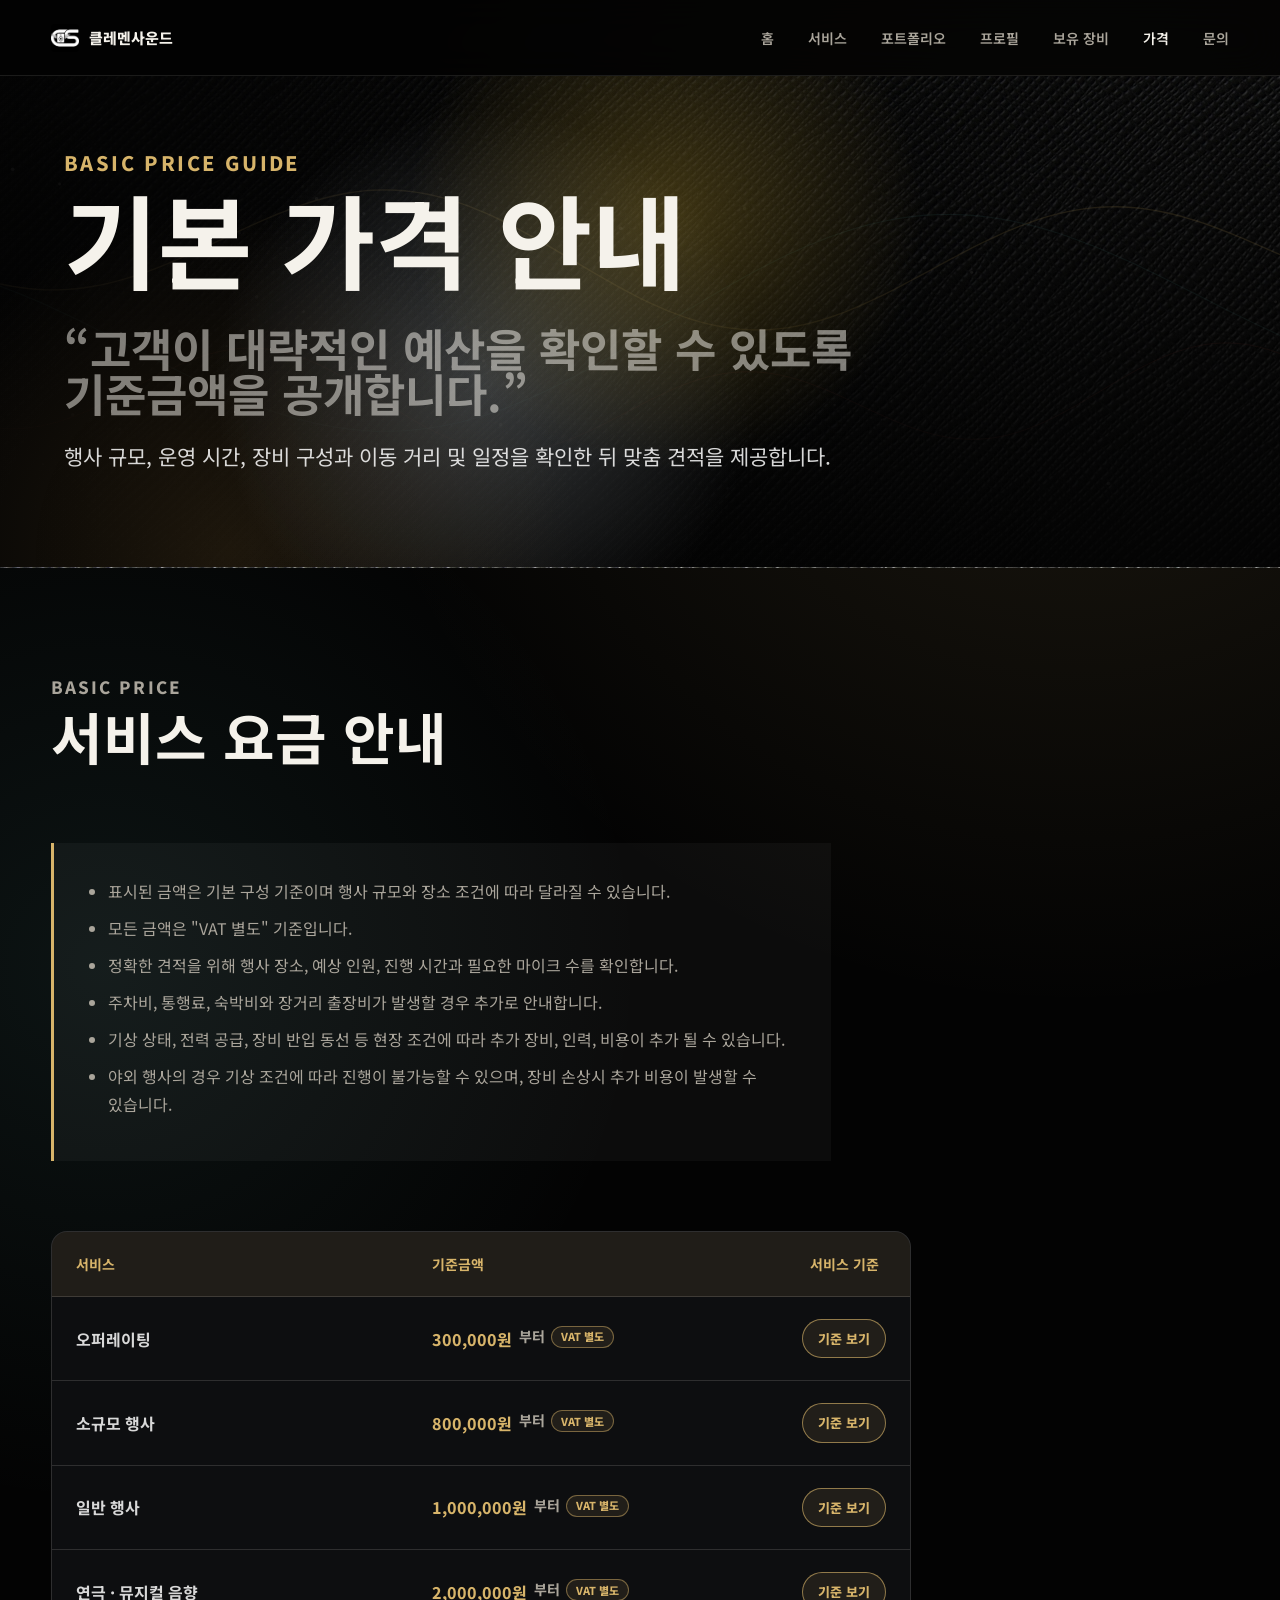
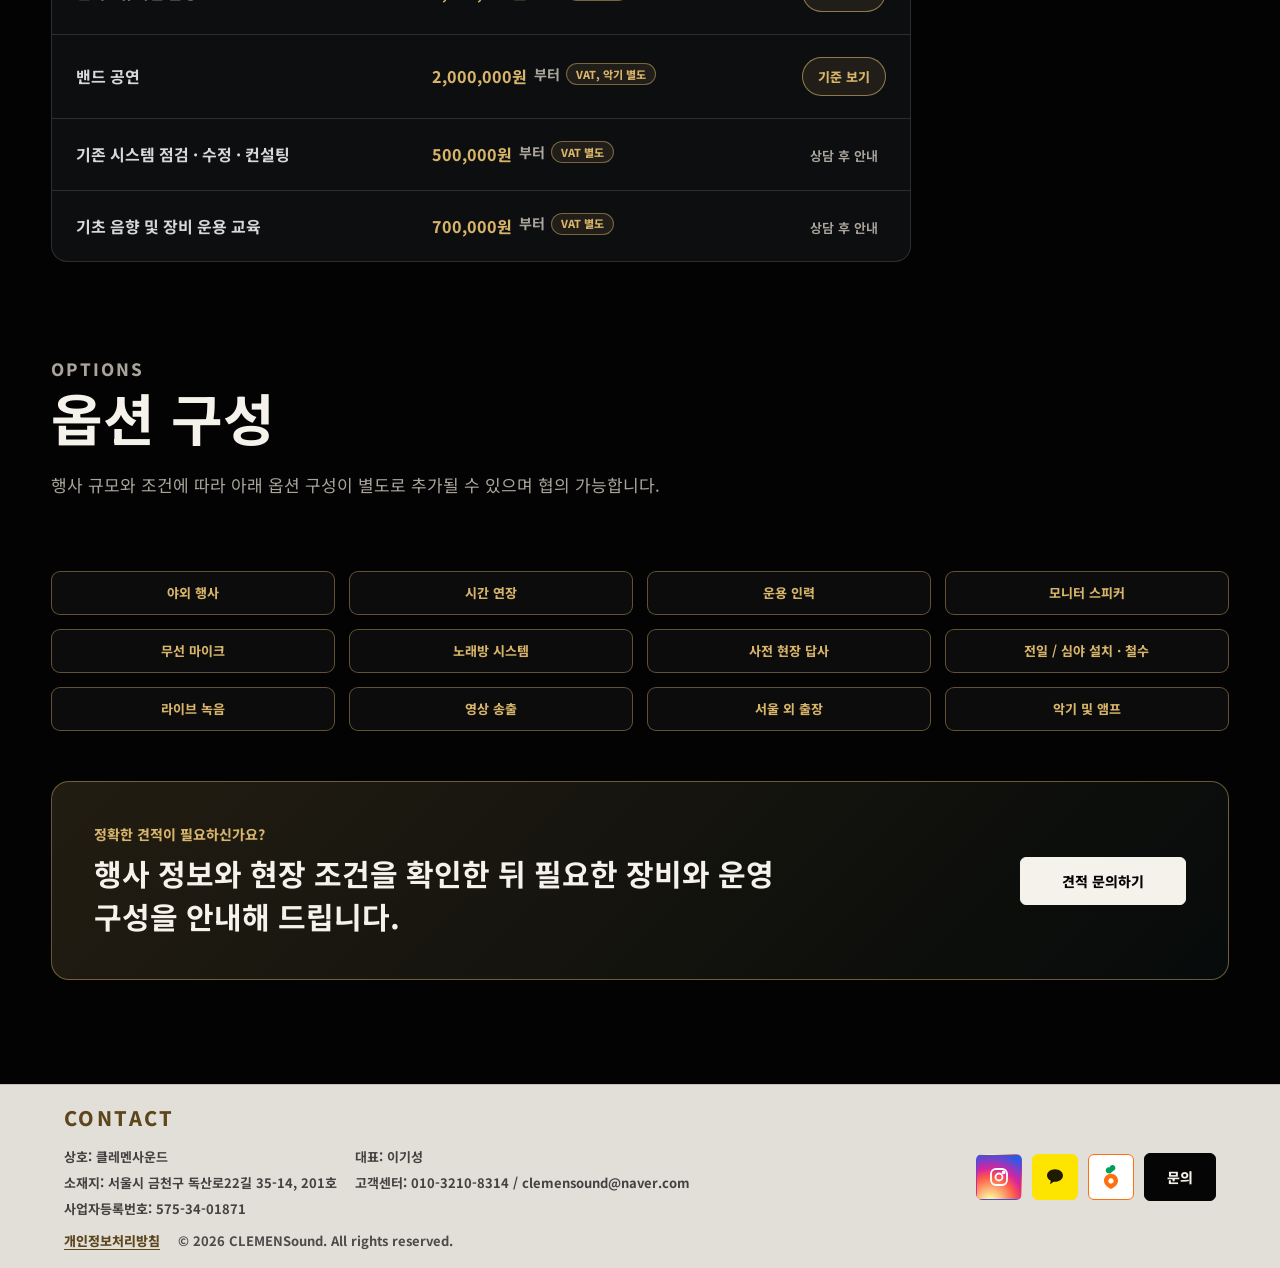
<file: price.html>
<!doctype html>
<html lang="ko">
  <head>
    <meta charset="utf-8" />
    <meta name="viewport" content="width=device-width, initial-scale=1" />
    <title>기본 가격 안내 · CLEMENSound</title>
    <meta
      name="description"
      content="CLEMENSound의 행사 음향, 공연 음향, 시스템 점검, 음향 교육 기본 요금을 안내합니다. 최종 견적은 현장 조건에 따라 맞춤 산정합니다."
    />
    <meta name="keywords" content="음향 가격, 행사 음향 비용, 공연 음향 비용, 음향 점검 비용, 음향 교육 비용, 클레멘사운드 가격" />
    <meta name="robots" content="index, follow" />
    <link rel="canonical" href="https://clemensound.com/price.html" />
    <meta property="og:type" content="website" />
    <meta property="og:site_name" content="CLEMENSound" />
    <meta property="og:title" content="가격 안내 · CLEMENSound" />
    <meta property="og:description" content="행사 음향, 공연 음향, 기존 시스템 점검, 음향 교육의 기본 요금을 안내합니다." />
    <meta property="og:url" content="https://clemensound.com/price.html" />
    <meta property="og:image" content="https://clemensound.com/assets/logo_bg_icons/CLEMENSound-Logo-WH.png" />
    <meta name="twitter:card" content="summary_large_image" />
    <link rel="preconnect" href="https://fonts.googleapis.com" />
    <link rel="preconnect" href="https://fonts.gstatic.com" crossorigin />
    <link
      href="https://fonts.googleapis.com/css2?family=Inter:wght@400;500;600;700;800&family=Noto+Sans+KR:wght@400;500;700;800&display=swap"
      rel="stylesheet"
    />
    <link rel="stylesheet" href="styles.css" />
  </head>
  <body data-page="price">
    <div data-header></div>

    <main class="price-page">
      <section class="page-hero" aria-labelledby="price-title">
        <canvas class="sound-canvas" aria-hidden="true"></canvas>
        <div class="hero-shade" aria-hidden="true"></div>
        <p class="eyebrow">Basic Price Guide</p>
        <h1 id="price-title">기본 가격 안내</h1> <br>
        <h2>“고객이 대략적인 예산을 확인할 수 있도록 기준금액을 공개합니다.”</h2> <br>
        <p>행사 규모, 운영 시간, 장비 구성과 이동 거리 및 일정을 확인한 뒤 맞춤 견적을 제공합니다.</p>
      </section>

      <section class="price-section">
        <div class="price-container">
          <div class="price-section-heading">
            <p class="eyebrow">Basic Price</p>
            <h2>서비스 요금 안내</h2>

					<aside class="price-notice">
            <ul>
              <li>표시된 금액은 기본 구성 기준이며 행사 규모와 장소 조건에 따라 달라질 수 있습니다.</li>
              <li>모든 금액은 "VAT 별도" 기준입니다.</li>
              <li>정확한 견적을 위해 행사 장소, 예상 인원, 진행 시간과 필요한 마이크 수를 확인합니다.</li>
              <li>주차비, 통행료, 숙박비와 장거리 출장비가 발생할 경우 추가로 안내합니다.</li>
              <li>기상 상태, 전력 공급, 장비 반입 동선 등 현장 조건에 따라 추가 장비, 인력, 비용이 추가 될 수 있습니다.</li>
              <li>야외 행사의 경우 기상 조건에 따라 진행이 불가능할 수 있으며, 장비 손상시 추가 비용이 발생할 수 있습니다.</li>
            </ul>
          </aside>
          </div>

          <div class="price-table-wrap simple-price-table">
            <table class="price-table">
              <thead>
                <tr>
                  <th scope="col">서비스</th>
                  <th scope="col">기준금액</th>
                  <th scope="col">서비스 기준</th>
                </tr>
              </thead>
              <tbody>
								<tr>
                  <td data-label="서비스"><strong>오퍼레이팅</strong></td>
                  <td data-label="기준금액"><span class="simple-price-value">300,000원 <span class="price-meta"><span class="price-from">부터</span><span class="price-vat-pill">VAT 별도</span></span></span></td>
                  <td data-label="서비스 기준"><button type="button" class="price-detail-button" data-price-detail="operating">기준 보기</button></td>
                </tr>
                <tr>
                  <td data-label="서비스"><strong>소규모 행사</strong></td>
                  <td data-label="기준금액"><span class="simple-price-value">800,000원 <span class="price-meta"><span class="price-from">부터</span><span class="price-vat-pill">VAT 별도</span></span></span></td>
                  <td data-label="서비스 기준"><button type="button" class="price-detail-button" data-price-detail="small-event">기준 보기</button></td>
                </tr>
                <tr>
                  <td data-label="서비스"><strong>일반 행사 </strong></td>
                  <td data-label="기준금액"><span class="simple-price-value">1,000,000원 <span class="price-meta"><span class="price-from">부터</span><span class="price-vat-pill">VAT 별도</span></span></span></td>
                  <td data-label="서비스 기준"><button type="button" class="price-detail-button" data-price-detail="general-event">기준 보기</button></td>
                </tr>
                <tr>
                  <td data-label="서비스"><strong>연극 · 뮤지컬 음향</strong></td>
                  <td data-label="기준금액"><span class="simple-price-value">2,000,000원 <span class="price-meta"><span class="price-from">부터</span><span class="price-vat-pill">VAT 별도</span></span></span></td>
                  <td data-label="서비스 기준"><button type="button" class="price-detail-button" data-price-detail="theater-musical">기준 보기</button></td>
                </tr>
								<tr>
                  <td data-label="서비스"><strong>밴드 공연</strong></td>
                  <td data-label="기준금액"><span class="simple-price-value">2,000,000원 <span class="price-meta"><span class="price-from">부터</span><span class="price-vat-pill">VAT, 악기 별도</span></span></span></td>
                  <td data-label="서비스 기준"><button type="button" class="price-detail-button" data-price-detail="band-performance">기준 보기</button></td>
                </tr>
                <tr>
                  <td data-label="서비스"><strong>기존 시스템 점검 · 수정 ·  컨설팅</strong></td>
                  <td data-label="기준금액"><span class="simple-price-value">500,000원 <span class="price-meta"><span class="price-from">부터</span><span class="price-vat-pill">VAT 별도</span></span></span></td>
                  <td data-label="서비스 기준"><span class="price-detail-unavailable">상담 후 안내</span></td>
                </tr>
                <tr>
                  <td data-label="서비스"><strong>기초 음향 및 장비 운용 교육</strong></td>
                  <td data-label="기준금액"><span class="simple-price-value">700,000원 <span class="price-meta"><span class="price-from">부터</span><span class="price-vat-pill">VAT 별도</span></span></span></td>
                  <td data-label="서비스 기준"><span class="price-detail-unavailable">상담 후 안내</span></td>
                </tr>
              </tbody>
            </table>
          </div>

          <section class="simple-option-section" aria-labelledby="option-title">
            <div class="price-section-heading">
              <p class="eyebrow">Options</p>
              <h2 id="option-title">옵션 구성</h2>
              <p>행사 규모와 조건에 따라 아래 옵션 구성이 별도로 추가될 수 있으며 협의 가능합니다.</p>
            </div>

            <div class="price-extra-grid simple-option-list">
							<div><span>야외 행사</span></div>
              <div><span>시간 연장</span></div>
              <div><span>운용 인력</span></div>
              <div><span>모니터 스피커</span></div>
							<div><span>무선 마이크</span></div>
							<div><span>노래방 시스템</span></div>
              <div><span>사전 현장 답사</span></div>
							<div><span>전일 / 심야 설치 · 철수 </span></div>
              <div><span>라이브 녹음</span></div>
              <div><span>영상 송출</span></div>
              <div><span>서울 외 출장</span></div>
              <div><span>악기 및 앰프</span></div>
            </div>
					</section>



          <section class="price-cta" aria-label="견적 문의">
            <div>
              <span>정확한 견적이 필요하신가요?</span>
              <h3>행사 정보와 현장 조건을 확인한 뒤 필요한 장비와 운영 구성을 안내해 드립니다.</h3>
            </div>
            <a href="contact.html" class="button primary">견적 문의하기</a>
          </section>
        </div>
      </section>
    </main>

    <div data-footer></div>

    <div class="price-detail-modal" id="price-detail-modal" hidden>
      <div class="price-detail-backdrop" data-modal-close aria-hidden="true"></div>
      <section class="price-detail-dialog" role="dialog" aria-modal="true" aria-labelledby="price-detail-title" tabindex="-1">
        <button type="button" class="price-detail-close" data-modal-close aria-label="팝업 닫기">&times;</button>
        <div id="price-detail-content"></div>
      </section>
    </div>

    <template id="price-detail-operating">
      <article class="price-detail-copy">
        <h2 id="price-detail-title">음향 오퍼레이팅</h2>
        <p class="price-detail-intro">행사장이나 공연장에 설치된 음향장비를 활용하여 전문적인 현장 운영이 필요한 경우에 적합합니다.</p>
        <h3>추천 행사</h3>
        <ul>
          <li>성당·교회 및 종교시설 행사</li>
          <li>기업·기관 기념식</li>
          <li>학교 및 단체 행사</li>
          <li>공연장·문화시설 행사</li>
          <li>밴드 공연과 발표회</li>
        </ul>
        <h3>서비스 내용</h3>
        <ul>
          <li>행사 전 음향 시스템 점검</li>
          <li>마이크·음원·영상 음향 연결</li>
          <li>채널별 음량 및 음색 조정</li>
          <li>하울링과 노이즈 점검</li>
          <li>리허설 및 사운드 체크</li>
          <li>순서표·큐시트에 따른 현장 오퍼레이팅</li>
        </ul>
        <p class="price-detail-note">※ 행사장에 설치된 장비의 상태와 사용 가능 여부를 사전에 확인해야 합니다. <br>
					필요한 경우 부족한 마이크, 믹서, 스피커 등의 장비가 추가되어 추가비용이 있을 수 있습니다.</p>
      </article>
    </template>

    <template id="price-detail-small-event">
      <article class="price-detail-copy">
        <h2 id="price-detail-title">소규모 행사 음향</h2>
        <p class="price-detail-intro">강연이나 미사, 소규모 기념식처럼 마이크와 배경음악 중심으로 진행되는 행사에 적합합니다.</p>
        <h3>추천 행사</h3>
        <ul>
          <li>강연 및 세미나</li>
          <li>소규모 기념식</li>
          <li>미사 및 종교행사</li>
          <li>토크 및 발표 행사</li>
          <li>소규모 야외행사</li>
        </ul>
        <h3>기본 구성</h3>
        <ul>
          <li>메인 스피커 2대</li>
          <li>유·무선 마이크</li>
          <li>배경음악 및 영상 음향 재생</li>
          <li>음향장비 설치 및 철수</li>
          <li>행사 중 음향 오퍼레이팅</li>
        </ul>
      </article>
    </template>

    <template id="price-detail-general-event">
      <article class="price-detail-copy">
        <h2 id="price-detail-title">일반 행사 음향</h2>
        <p class="price-detail-intro">사회자, 축사, 시상, 영상, 공연 등 여러 순서가 함께 진행되는 행사에 적합합니다.</p>
        <h3>추천 행사</h3>
        <ul>
          <li>기업 및 기관 행사</li>
          <li>학교 및 단체 행사</li>
          <li>기념식과 시상식</li>
          <li>발표회 및 작은 축제</li>
          <li>성당 및 종교시설 행사</li>
        </ul>
        <h3>기본 구성</h3>
        <ul>
          <li>행사 규모에 맞는 메인 스피커</li>
          <li>다수의 유·무선 마이크</li>
          <li>배경음악·입퇴장 음악·영상 음향 재생</li>
          <li>필요 시 무대 모니터 구성</li>
          <li>사전 점검 및 간단한 리허설</li>
          <li>순서표에 따른 음향 오퍼레이팅</li>
        </ul>
      </article>
    </template>

    <template id="price-detail-band-performance">
      <article class="price-detail-copy">
        <h2 id="price-detail-title">밴드·공연 음향</h2>
        <p class="price-detail-intro">보컬과 악기, 무대 모니터 등 전문적인 음향 시스템과 실시간 믹싱이 필요한 공연에 적합합니다.</p>
        <h3>추천 행사</h3>
        <ul>
          <li>밴드 공연</li>
          <li>찬양 공연</li>
          <li>콘서트 및 버스킹</li>
          <li>음악극</li>
          <li>악기 및 보컬 발표회</li>
        </ul>
        <h3>기본 구성</h3>
        <ul>
          <li>보컬 및 악기 마이킹</li>
          <li>메인 스피커와 무대 모니터</li>
          <li>공연 전 사운드 체크</li>
          <li>보컬 이펙트 및 악기별 음색 조정</li>
          <li>클릭 및 반주 트랙 연결</li>
          <li>공연 중 실시간 음향 오퍼레이팅</li>
        </ul>
        <p class="price-detail-note">※ 공연 음향은 관객 수보다 출연 인원, 악기 구성, 입력 채널과 모니터 수를 기준으로 견적이 산정됩니다.</p>
      </article>
    </template>

    <template id="price-detail-theater-musical">
      <article class="price-detail-copy">
        <h2 id="price-detail-title">연극·뮤지컬 음향</h2>
        <p class="price-detail-intro">다수의 출연자와 무선마이크, 장면별 음원 및 효과음 운영이 필요한 공연에 적합합니다.</p>
        <h3>추천 행사</h3>
        <ul>
          <li>연극 및 창작극</li>
          <li>뮤지컬</li>
          <li>갈라쇼</li>
          <li>어린이 공연</li>
          <li>음원과 대사가 함께 진행되는 무대</li>
        </ul>
        <h3>기본 구성</h3>
        <ul>
          <li>출연자용 무선마이크 운영</li>
          <li>장면별 마이크 음량 및 음소거 관리</li>
          <li>배경음악과 효과음 재생</li>
          <li>대본 및 큐시트에 따른 진행</li>
          <li>공연 전 리허설</li>
          <li>장면별 음향 오퍼레이팅</li>
        </ul>
        <p class="price-detail-note">※ 무선마이크 수, 공연시간, 리허설 횟수와 음원 큐의 복잡도에 따라 비용이 달라질 수 있습니다.</p>
      </article>
    </template>

    <script src="common.js"></script>
    <script src="script.js"></script>
    <script>
      (() => {
        const modal = document.getElementById("price-detail-modal");
        const dialog = modal.querySelector(".price-detail-dialog");
        const content = document.getElementById("price-detail-content");
        let opener = null;

        const closeModal = () => {
          modal.hidden = true;
          document.body.classList.remove("price-modal-open");
          content.replaceChildren();
          opener?.focus();
        };

        document.querySelectorAll("[data-price-detail]").forEach((button) => {
          button.addEventListener("click", () => {
            const template = document.getElementById(`price-detail-${button.dataset.priceDetail}`);
            if (!template) return;

            opener = button;
            content.replaceChildren(template.content.cloneNode(true));
            modal.hidden = false;
            document.body.classList.add("price-modal-open");
            dialog.focus();
          });
        });

        modal.querySelectorAll("[data-modal-close]").forEach((button) => {
          button.addEventListener("click", closeModal);
        });

        document.addEventListener("keydown", (event) => {
          if (event.key === "Escape" && !modal.hidden) closeModal();
        });
      })();
    </script>
  </body>
</html>
</file>
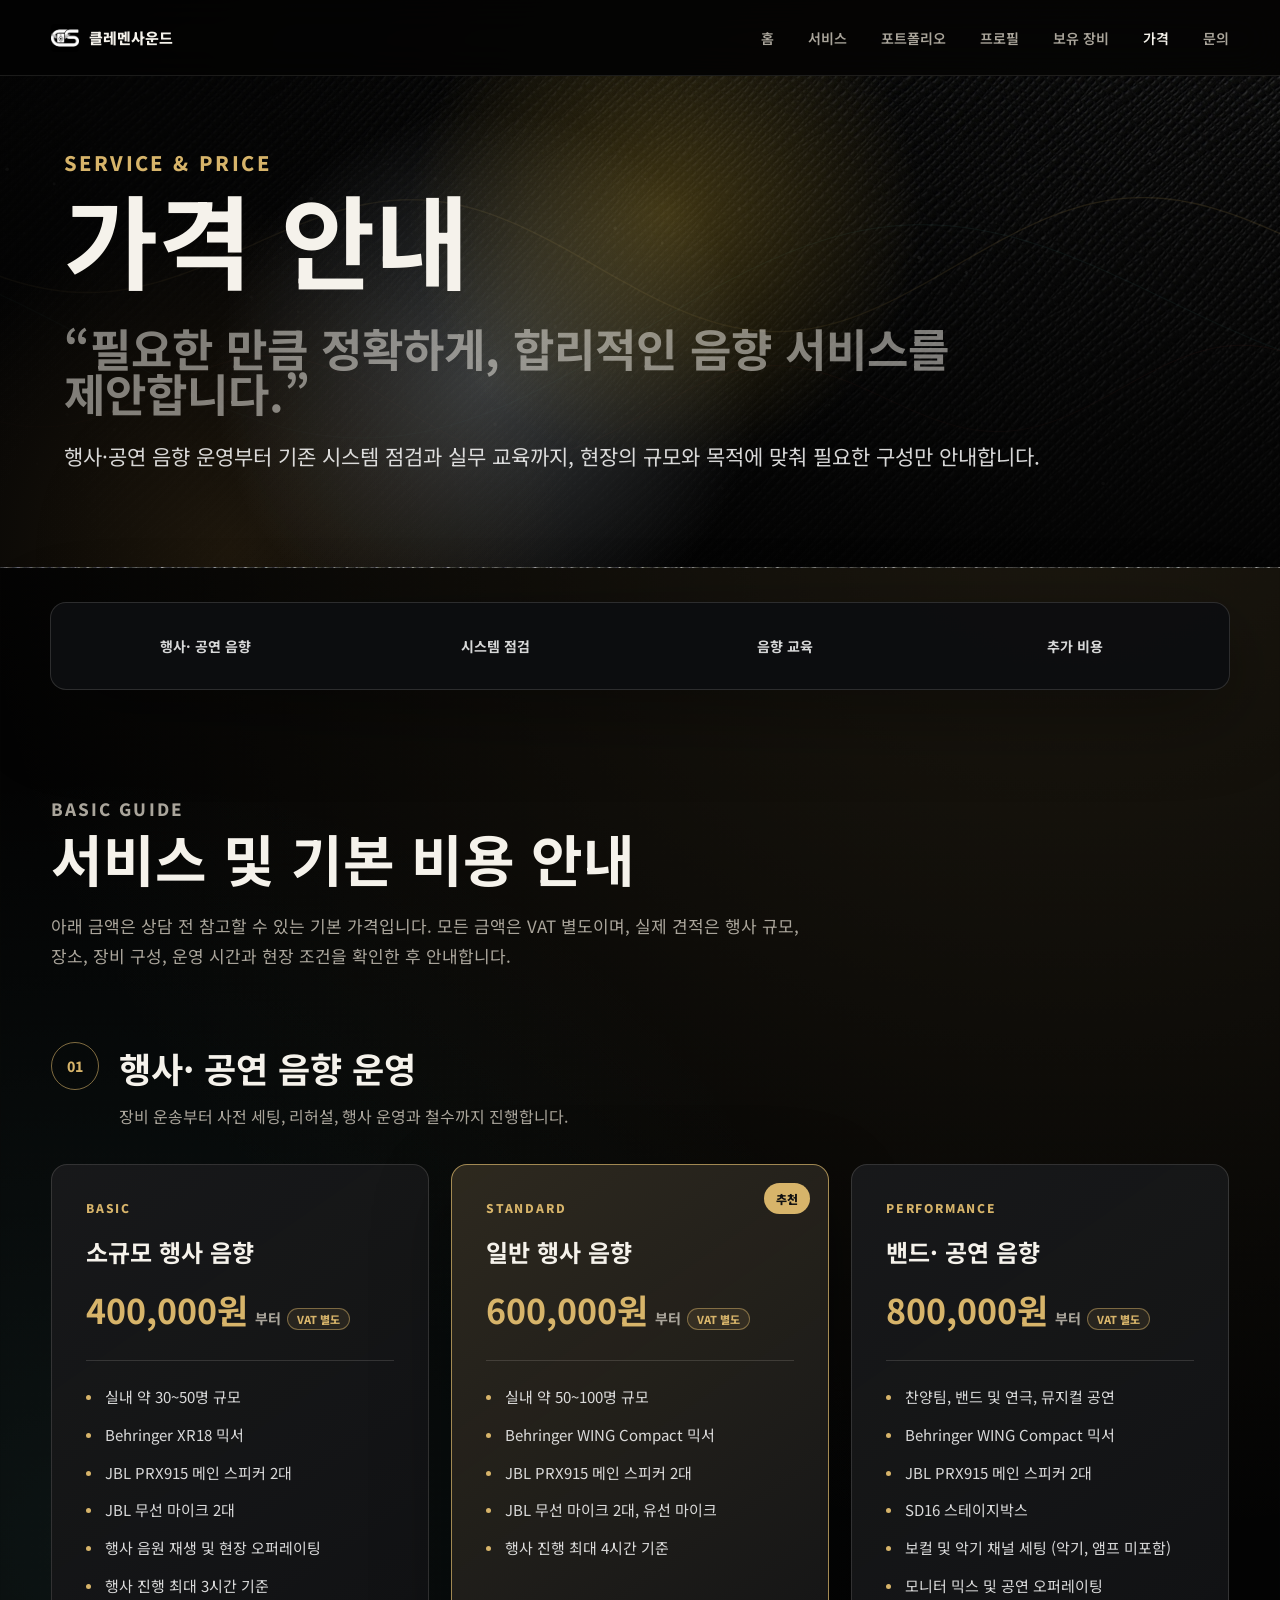
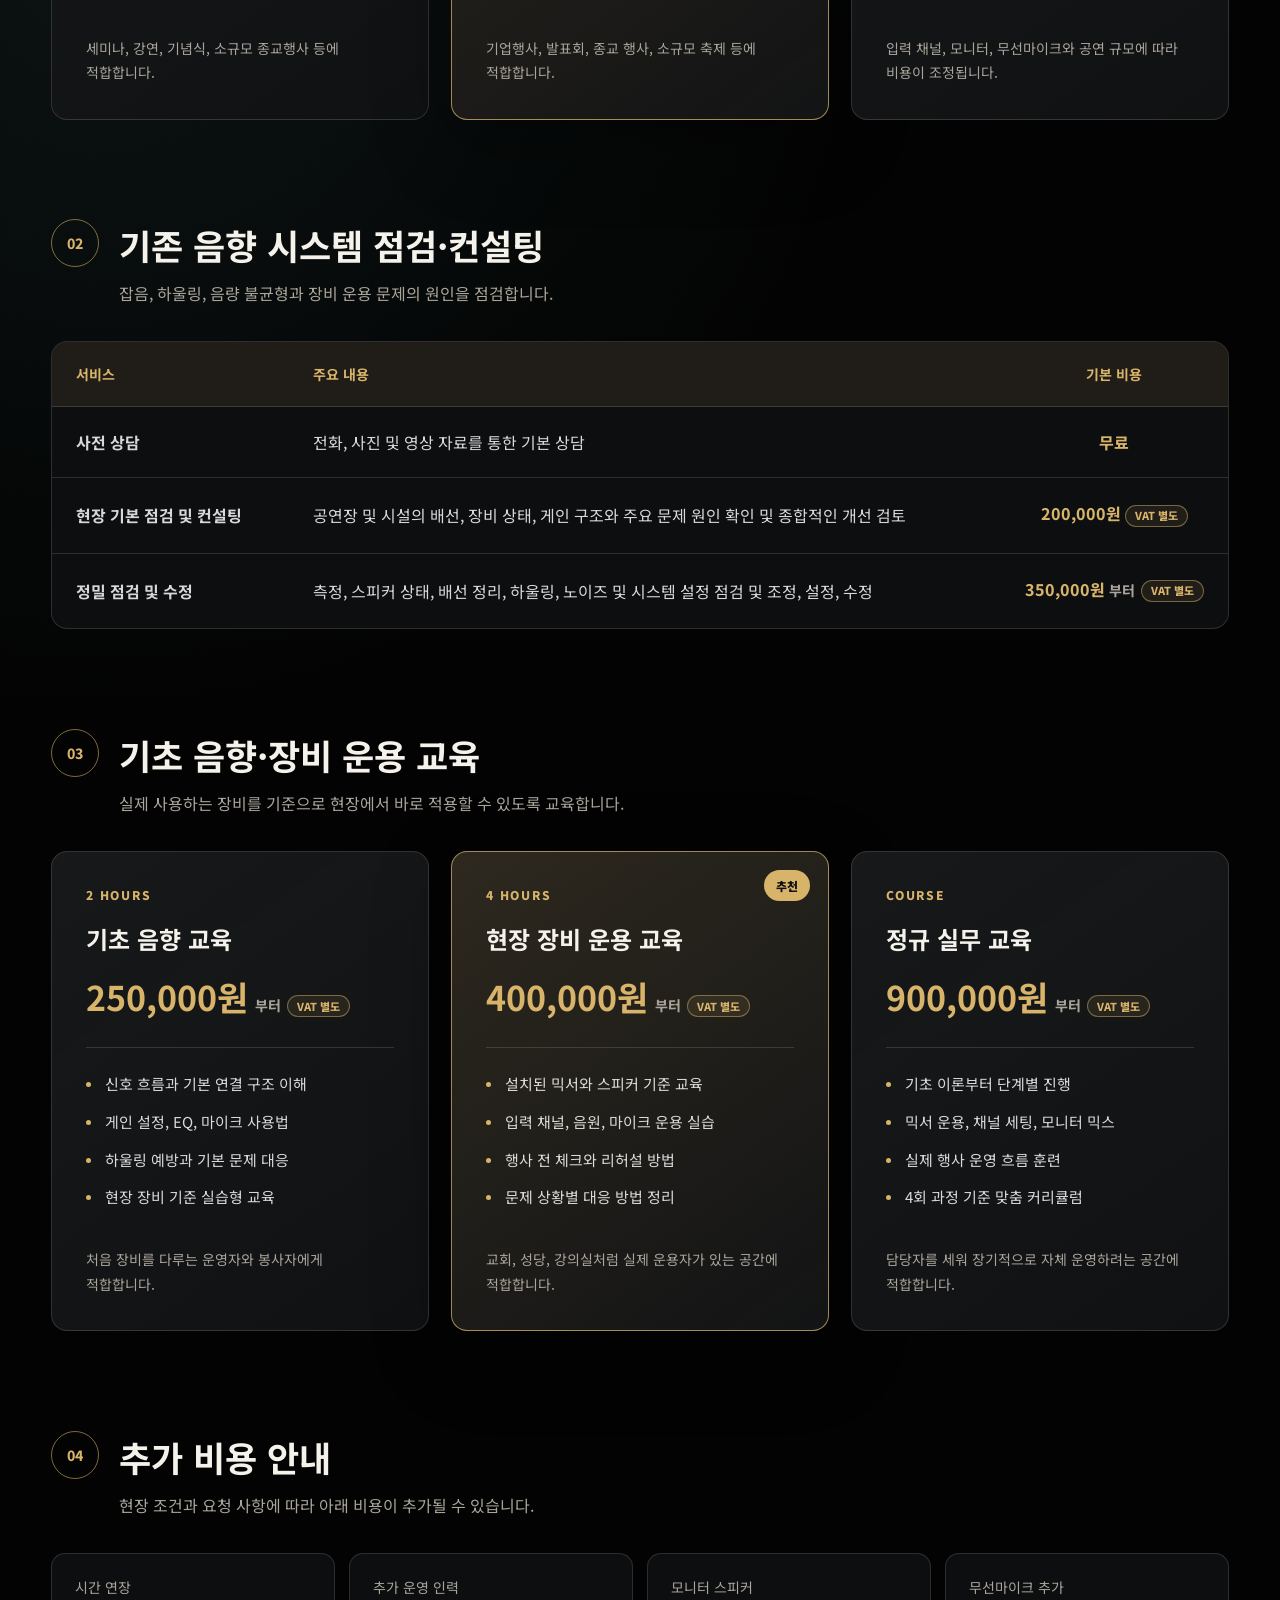
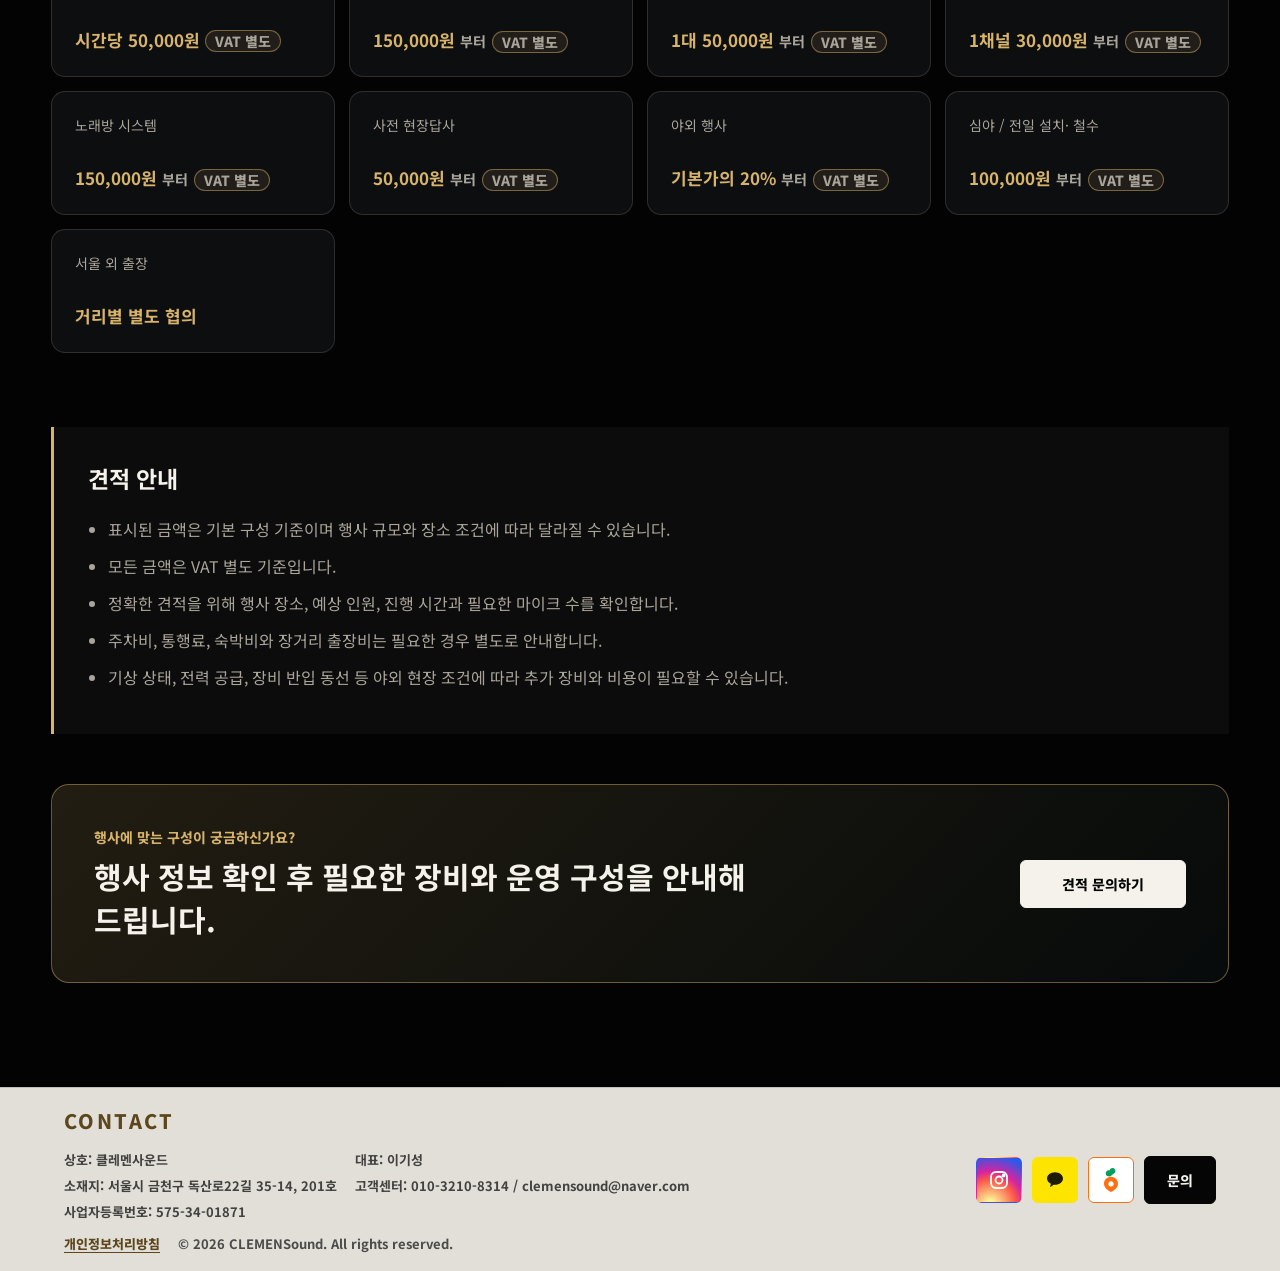
<file: pricedetail.html>
<!doctype html>
<html lang="ko">
  <head>
    <meta charset="utf-8" />
    <meta name="viewport" content="width=device-width, initial-scale=1" />
    <title>서비스 및 가격 안내 | CLEMENSound</title>
    <meta
      name="description"
      content="CLEMENSound의 행사·공연 음향 운영, 기존 음향 시스템 점검·컨설팅, 기초 음향 및 장비 운용 교육의 기본 비용을 안내합니다."
    />
    <meta
      name="keywords"
      content="CLEMENSound, 클레멘사운드, 행사 음향, 공연 음향, 음향 렌탈, 음향 오퍼레이팅, 음향 점검, 음향 컨설팅, 음향 교육"
    />
    <meta name="robots" content="noindex, nofollow" />
    <link rel="preconnect" href="https://fonts.googleapis.com" />
    <link rel="preconnect" href="https://fonts.gstatic.com" crossorigin />
    <link
      href="https://fonts.googleapis.com/css2?family=Inter:wght@400;500;600;700;800&family=Noto+Sans+KR:wght@400;500;700;800&display=swap"
      rel="stylesheet"
    />
    <link rel="stylesheet" href="styles.css" />
  </head>
  <body data-page="price">
    <div data-header></div>

    <main class="price-page">
      <section class="page-hero" aria-labelledby="price-title">
        <canvas class="sound-canvas" aria-hidden="true"></canvas>
        <div class="hero-shade" aria-hidden="true"></div>
        <p class="eyebrow">Service &amp; Price</p>
        <h1 id="price-title">가격 안내</h1> <br>
        <h2>“필요한 만큼 정확하게, 합리적인 음향 서비스를 제안합니다.”</h2> <br>
        <p>
          행사·공연 음향 운영부터 기존 시스템 점검과 실무 교육까지, 현장의 규모와 목적에 맞춰 필요한 구성만 안내합니다.
        </p>
      </section>

      <nav class="price-quick-nav" aria-label="가격 안내 바로가기">
        <a href="#event-sound">행사· 공연 음향</a>
        <a href="#inspection">시스템 점검</a>
        <a href="#education">음향 교육</a>
        <a href="#additional">추가 비용</a>
      </nav>

      <section class="price-section">
        <div class="price-container">
          <div class="price-section-heading">
            <p class="eyebrow">Basic Guide</p>
            <h2>서비스 및 기본 비용 안내</h2>
            <p>
              아래 금액은 상담 전 참고할 수 있는 기본 가격입니다.
              모든 금액은 VAT 별도이며, 실제 견적은 행사 규모, 장소, 장비 구성, 운영 시간과 현장 조건을 확인한 후 안내합니다.
            </p>
          </div>

          <section class="price-block" id="event-sound">
            <div class="price-block-heading">
              <span>01</span>
              <div>
                <h3>행사· 공연 음향 운영</h3>
                <p>장비 운송부터 사전 세팅, 리허설, 행사 운영과 철수까지 진행합니다.</p>
              </div>
            </div>

            <div class="price-card-grid">
              <article class="price-card">
                <span class="price-card-label">Basic</span>
                <h4>소규모 행사 음향</h4>
                <div class="price-amount">
                  <strong>400,000원</strong>
                  <span class="price-meta"><span class="price-from">부터</span><span class="price-vat-pill">VAT 별도</span></span>
                </div>
                <ul>
                  <li>실내 약 30~50명 규모</li>
                  <li>Behringer XR18 믹서</li>
                  <li>JBL PRX915 메인 스피커 2대</li>
                  <li>JBL 무선 마이크 2대</li>
                  <li>행사 음원 재생 및 현장 오퍼레이팅</li>
                  <li>행사 진행 최대 3시간 기준</li>
                </ul>
                <p>세미나, 강연, 기념식, 소규모 종교행사 등에 적합합니다.</p>
              </article>

              <article class="price-card is-featured">
                <span class="price-recommend">추천</span>
                <span class="price-card-label">Standard</span>
                <h4>일반 행사 음향</h4>
                <div class="price-amount">
                  <strong>600,000원</strong>
                  <span class="price-meta"><span class="price-from">부터</span><span class="price-vat-pill">VAT 별도</span></span>
                </div>
                <ul>
                  <li>실내 약 50~100명 규모</li>
                  <li>Behringer WING Compact 믹서</li>
                  <li>JBL PRX915 메인 스피커 2대</li>
                  <li>JBL 무선 마이크 2대, 유선 마이크</li>
                  <li>행사 진행 최대 4시간 기준</li>
                </ul>
                <p>기업행사, 발표회, 종교 행사, 소규모 축제 등에 적합합니다.</p>
              </article>

              <article class="price-card">
                <span class="price-card-label">Performance</span>
                <h4>밴드· 공연 음향</h4>
                <div class="price-amount">
                  <strong>800,000원</strong>
                  <span class="price-meta"><span class="price-from">부터</span><span class="price-vat-pill">VAT 별도</span></span>
                </div>
                <ul>
                  <li>찬양팀, 밴드 및 연극, 뮤지컬 공연</li>
                  <li>Behringer WING Compact 믹서</li>
                  <li>JBL PRX915 메인 스피커 2대</li>
                  <li>SD16 스테이지박스</li>
                  <li>보컬 및 악기 채널 세팅 (악기, 앰프 미포함)</li>
                  <li>모니터 믹스 및 공연 오퍼레이팅</li>
                </ul>
                <p>입력 채널, 모니터, 무선마이크와 공연 규모에 따라 비용이 조정됩니다.</p>
              </article>
            </div>
          </section>

          <section class="price-block" id="inspection">
            <div class="price-block-heading">
              <span>02</span>
              <div>
                <h3>기존 음향 시스템 점검·컨설팅</h3>
                <p>잡음, 하울링, 음량 불균형과 장비 운용 문제의 원인을 점검합니다.</p>
              </div>
            </div>

            <div class="price-table-wrap">
              <table class="price-table">
                <thead>
                  <tr>
                    <th scope="col">서비스</th>
                    <th scope="col">주요 내용</th>
                    <th scope="col">기본 비용</th>
                  </tr>
                </thead>
                <tbody>
                  <tr>
                    <td data-label="서비스"><strong>사전 상담</strong></td>
                    <td data-label="주요 내용">전화, 사진 및 영상 자료를 통한 기본 상담</td>
                    <td data-label="기본 비용">무료</td>
                  </tr>
                  <tr>
                    <td data-label="서비스"><strong>현장 기본 점검 및 컨설팅</strong></td>
                    <td data-label="주요 내용">공연장 및 시설의 배선, 장비 상태, 게인 구조와 주요 문제 원인 확인 및 종합적인 개선 검토</td>
                    <td data-label="기본 비용">200,000원 <span class="price-meta"><span class="price-vat-pill">VAT 별도</span></span></td>
                  </tr>
                  <tr>
                    <td data-label="서비스"><strong>정밀 점검 및 수정</strong></td>
                    <td data-label="주요 내용">측정, 스피커 상태, 배선 정리, 하울링, 노이즈 및 시스템 설정 점검 및 조정, 설정, 수정</td>
                    <td data-label="기본 비용">350,000원 <span class="price-meta"><span class="price-from">부터</span><span class="price-vat-pill">VAT 별도</span></span></td>
                  </tr>
                </tbody>
              </table>
            </div>
          </section>

          <section class="price-block" id="education">
            <div class="price-block-heading">
              <span>03</span>
              <div>
                <h3>기초 음향·장비 운용 교육</h3>
                <p>실제 사용하는 장비를 기준으로 현장에서 바로 적용할 수 있도록 교육합니다.</p>
              </div>
            </div>

            <div class="price-card-grid">
              <article class="price-card">
                <span class="price-card-label">2 Hours</span>
                <h4>기초 음향 교육</h4>
                <div class="price-amount">
                  <strong>250,000원</strong>
                  <span class="price-meta"><span class="price-from">부터</span><span class="price-vat-pill">VAT 별도</span></span>
                </div>
                <ul>
                  <li>신호 흐름과 기본 연결 구조 이해</li>
                  <li>게인 설정, EQ, 마이크 사용법</li>
                  <li>하울링 예방과 기본 문제 대응</li>
                  <li>현장 장비 기준 실습형 교육</li>
                </ul>
                <p>처음 장비를 다루는 운영자와 봉사자에게 적합합니다.</p>
              </article>
              <article class="price-card is-featured">
                <span class="price-recommend">추천</span>
                <span class="price-card-label">4 Hours</span>
                <h4>현장 장비 운용 교육</h4>
                <div class="price-amount">
                  <strong>400,000원</strong>
                  <span class="price-meta"><span class="price-from">부터</span><span class="price-vat-pill">VAT 별도</span></span>
                </div>
                <ul>
                  <li>설치된 믹서와 스피커 기준 교육</li>
                  <li>입력 채널, 음원, 마이크 운용 실습</li>
                  <li>행사 전 체크와 리허설 방법</li>
                  <li>문제 상황별 대응 방법 정리</li>
                </ul>
                <p>교회, 성당, 강의실처럼 실제 운용자가 있는 공간에 적합합니다.</p>
              </article>
              <article class="price-card">
                <span class="price-card-label">Course</span>
                <h4>정규 실무 교육</h4>
                <div class="price-amount">
                  <strong>900,000원</strong>
                  <span class="price-meta"><span class="price-from">부터</span><span class="price-vat-pill">VAT 별도</span></span>
                </div>
                <ul>
                  <li>기초 이론부터 단계별 진행</li>
                  <li>믹서 운용, 채널 세팅, 모니터 믹스</li>
                  <li>실제 행사 운영 흐름 훈련</li>
                  <li>4회 과정 기준 맞춤 커리큘럼</li>
                </ul>
                <p>담당자를 세워 장기적으로 자체 운영하려는 공간에 적합합니다.</p>
              </article>
            </div>
          </section>

          <section class="price-block" id="additional">
            <div class="price-block-heading">
              <span>04</span>
              <div>
                <h3>추가 비용 안내</h3>
                <p>현장 조건과 요청 사항에 따라 아래 비용이 추가될 수 있습니다.</p>
              </div>
            </div>

            <div class="price-extra-grid">
              <div><span>시간 연장</span><strong>시간당 50,000원 <small><span class="price-vat-pill">VAT 별도</span></small></strong></div>
              <div><span>추가 운영 인력</span><strong>150,000원 <small><span class="price-from">부터</span><span class="price-vat-pill">VAT 별도</span></small></strong></div>
              <div><span>모니터 스피커</span><strong>1대 50,000원 <small><span class="price-from">부터</span><span class="price-vat-pill">VAT 별도</span></small></strong></div>
              <div><span>무선마이크 추가</span><strong>1채널 30,000원 <small><span class="price-from">부터</span><span class="price-vat-pill">VAT 별도</span></small></strong></div>
              <div><span>노래방 시스템</span><strong>150,000원 <small><span class="price-from">부터</span><span class="price-vat-pill">VAT 별도</span></small></strong></div>
              <div><span>사전 현장답사</span><strong>50,000원 <small><span class="price-from">부터</span><span class="price-vat-pill">VAT 별도</span></small></strong></div>
              <div><span>야외 행사</span><strong>기본가의 20% <small><span class="price-from">부터</span><span class="price-vat-pill">VAT 별도</span></small></strong></div>
              <div><span>심야 / 전일 설치· 철수</span><strong>100,000원 <small><span class="price-from">부터</span><span class="price-vat-pill">VAT 별도</span></small></strong></div>
              <div><span>서울 외 출장</span><strong>거리별 별도 협의</strong></div>
            </div>
          </section>

          <aside class="price-notice">
            <h3>견적 안내</h3>
            <ul>
              <li>표시된 금액은 기본 구성 기준이며 행사 규모와 장소 조건에 따라 달라질 수 있습니다.</li>
              <li>모든 금액은 VAT 별도 기준입니다.</li>
              <li>정확한 견적을 위해 행사 장소, 예상 인원, 진행 시간과 필요한 마이크 수를 확인합니다.</li>
              <li>주차비, 통행료, 숙박비와 장거리 출장비는 필요한 경우 별도로 안내합니다.</li>
              <li>기상 상태, 전력 공급, 장비 반입 동선 등 야외 현장 조건에 따라 추가 장비와 비용이 필요할 수 있습니다.</li>
            </ul>
          </aside>

          <section class="price-cta" aria-label="견적 문의">
            <div>
              <span>행사에 맞는 구성이 궁금하신가요?</span>
              <h3>행사 정보 확인 후 필요한 장비와 운영 구성을 안내해 드립니다.</h3>
            </div>
            <a href="contact.html" class="button primary">견적 문의하기</a>
          </section>
        </div>
      </section>
    </main>

    <div data-footer></div>

    <script src="common.js"></script>
    <script src="script.js"></script>
  </body>
</html>
</file>
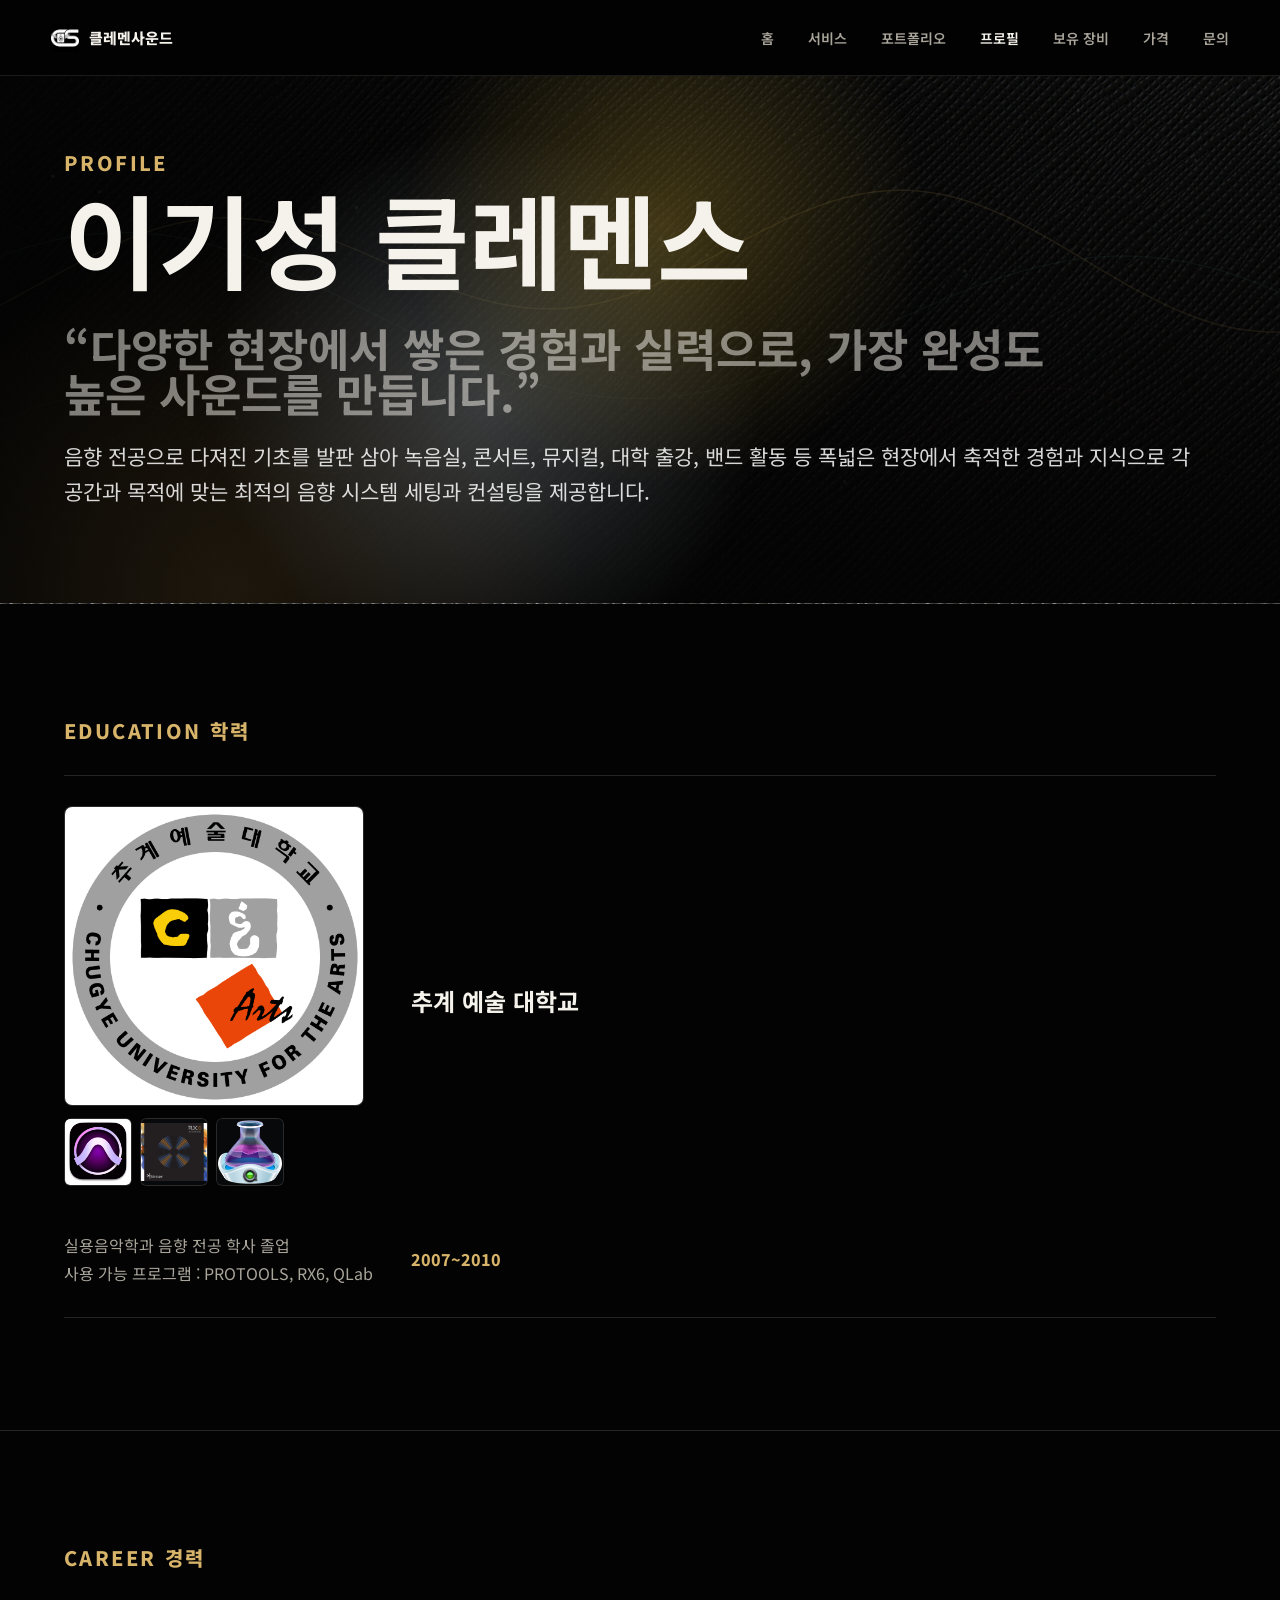
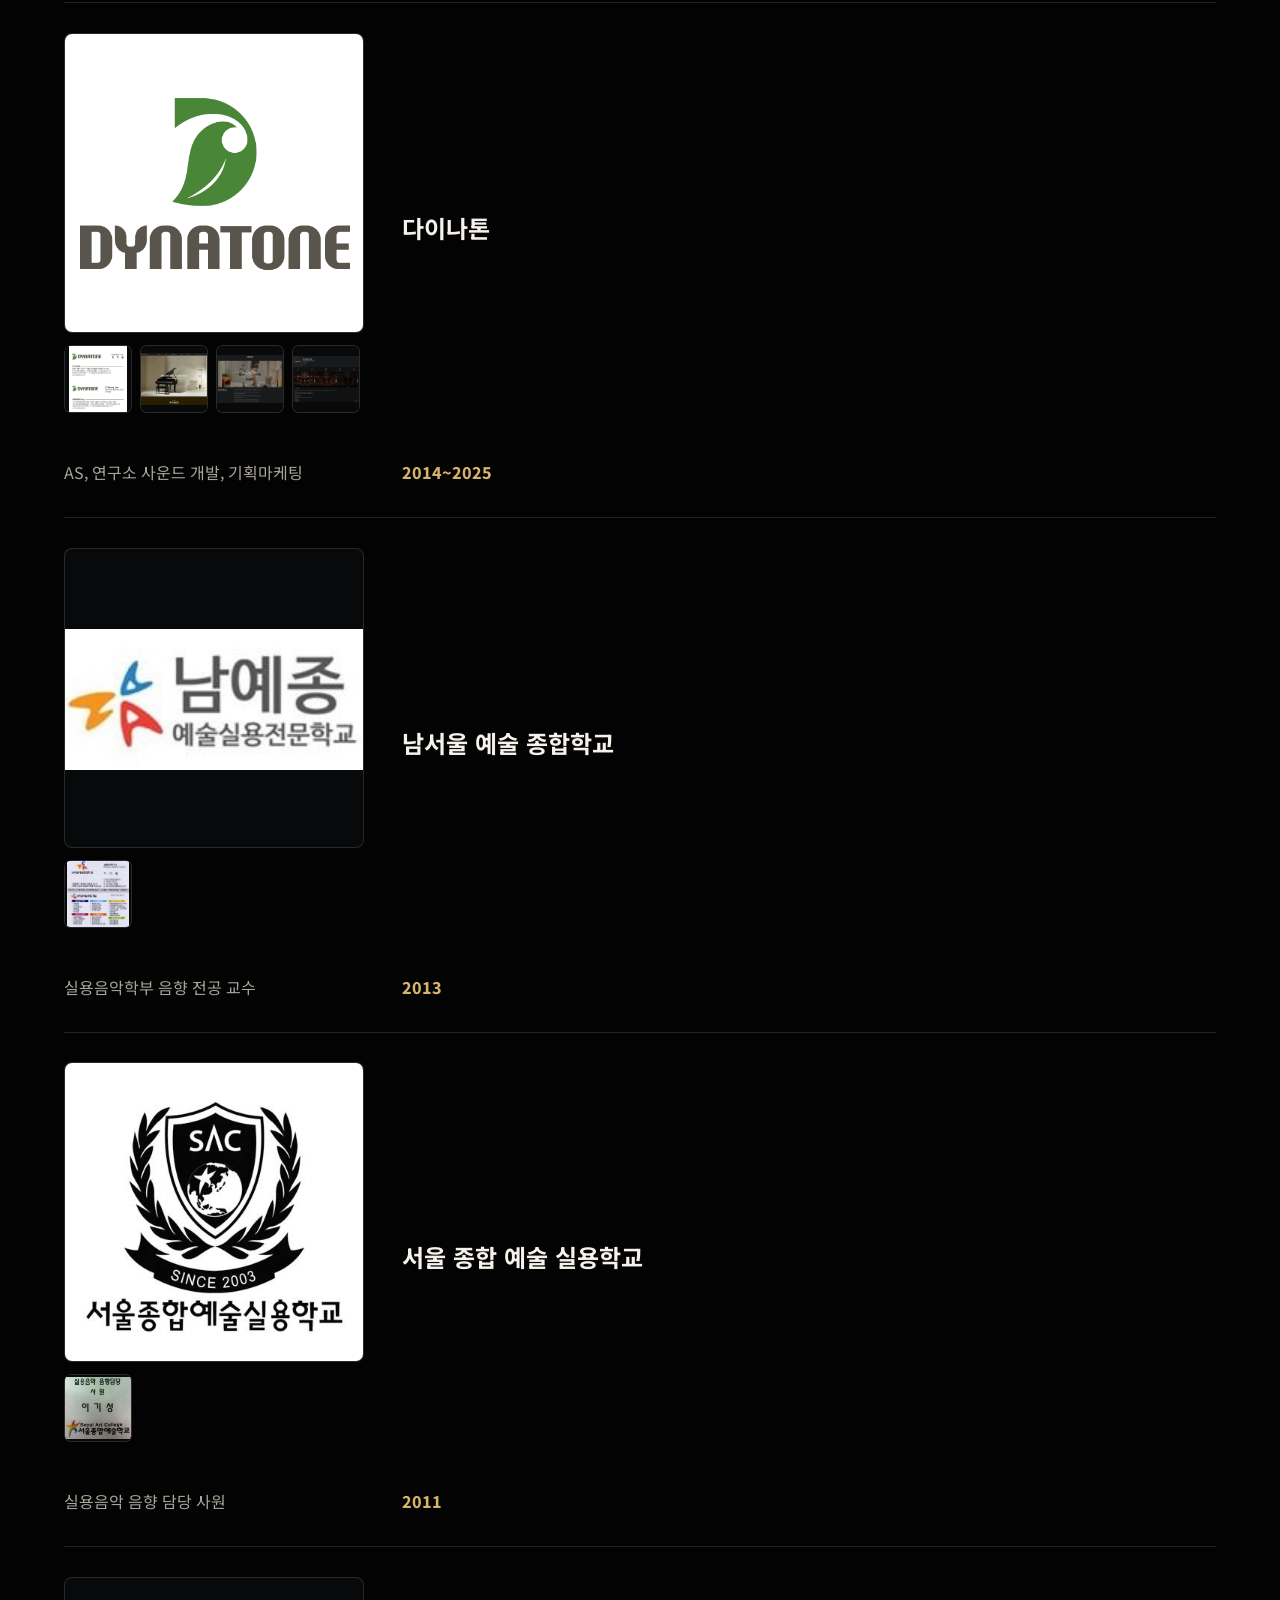
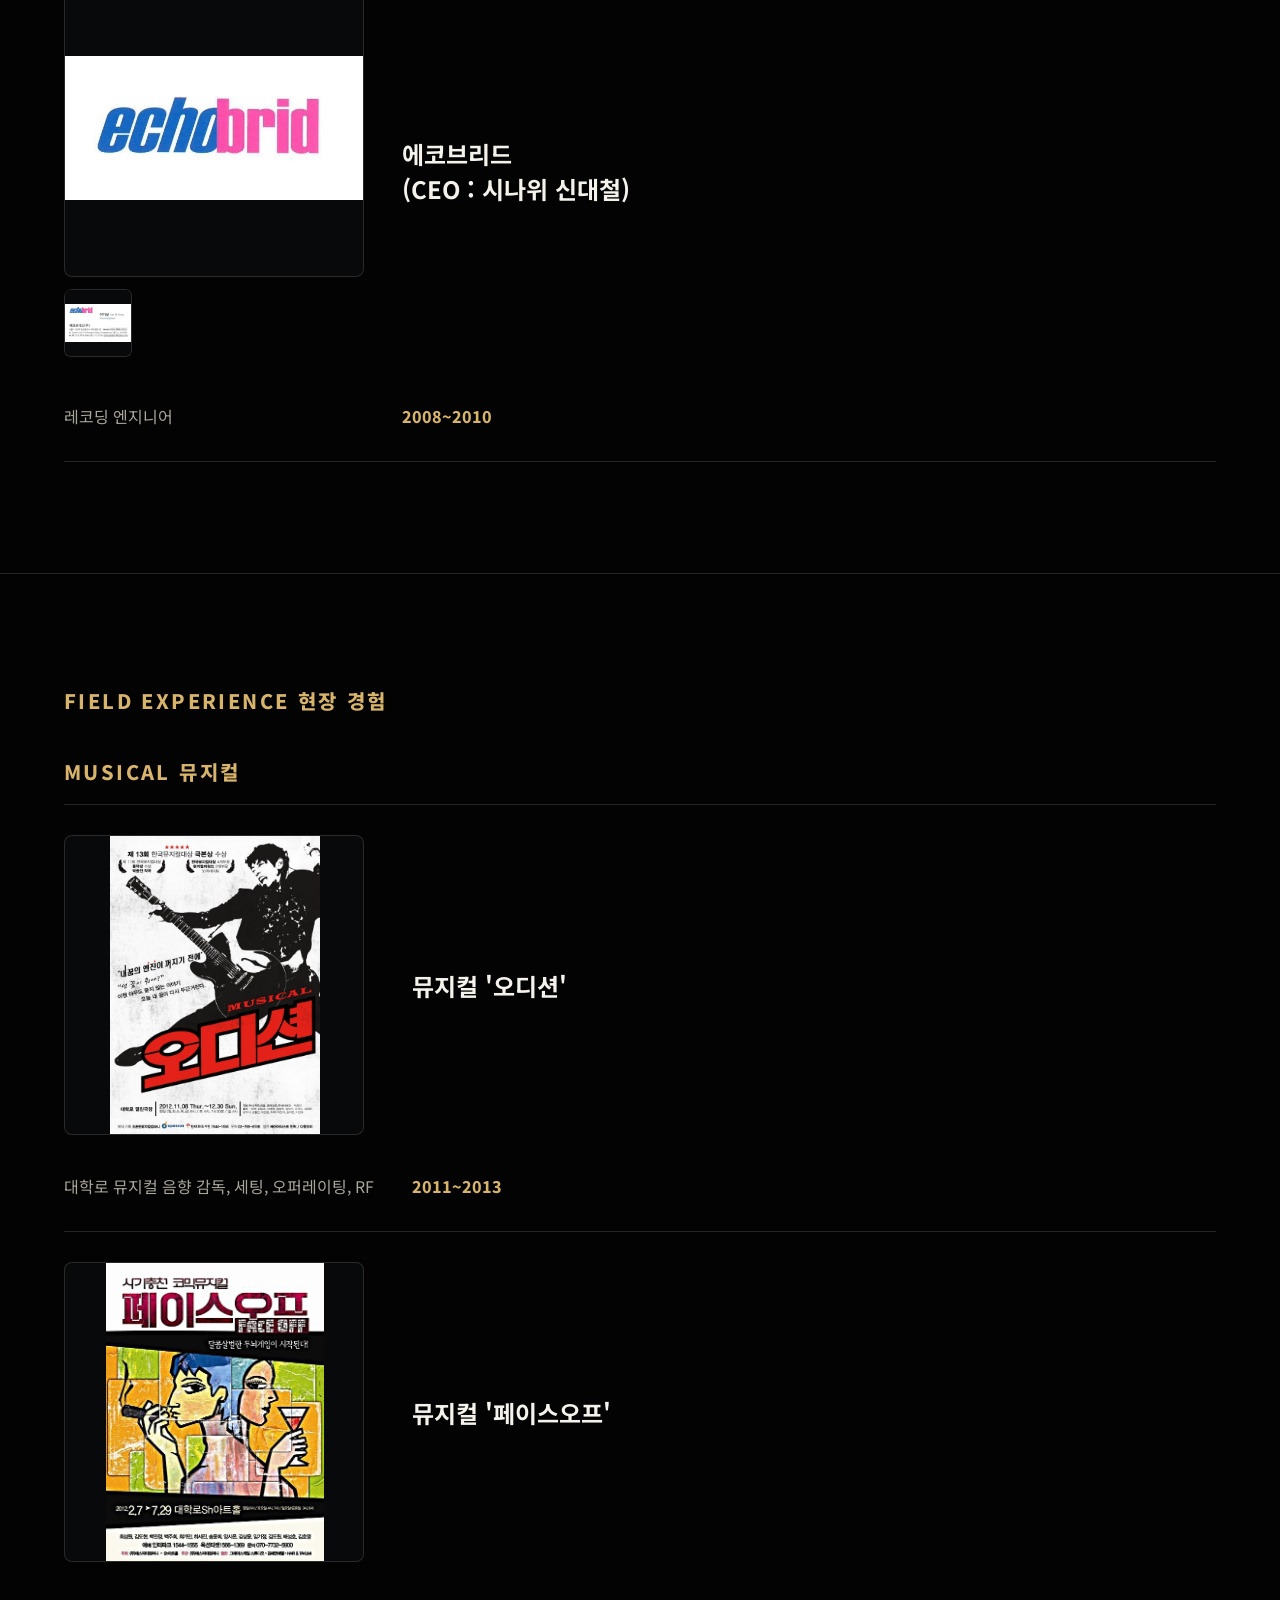
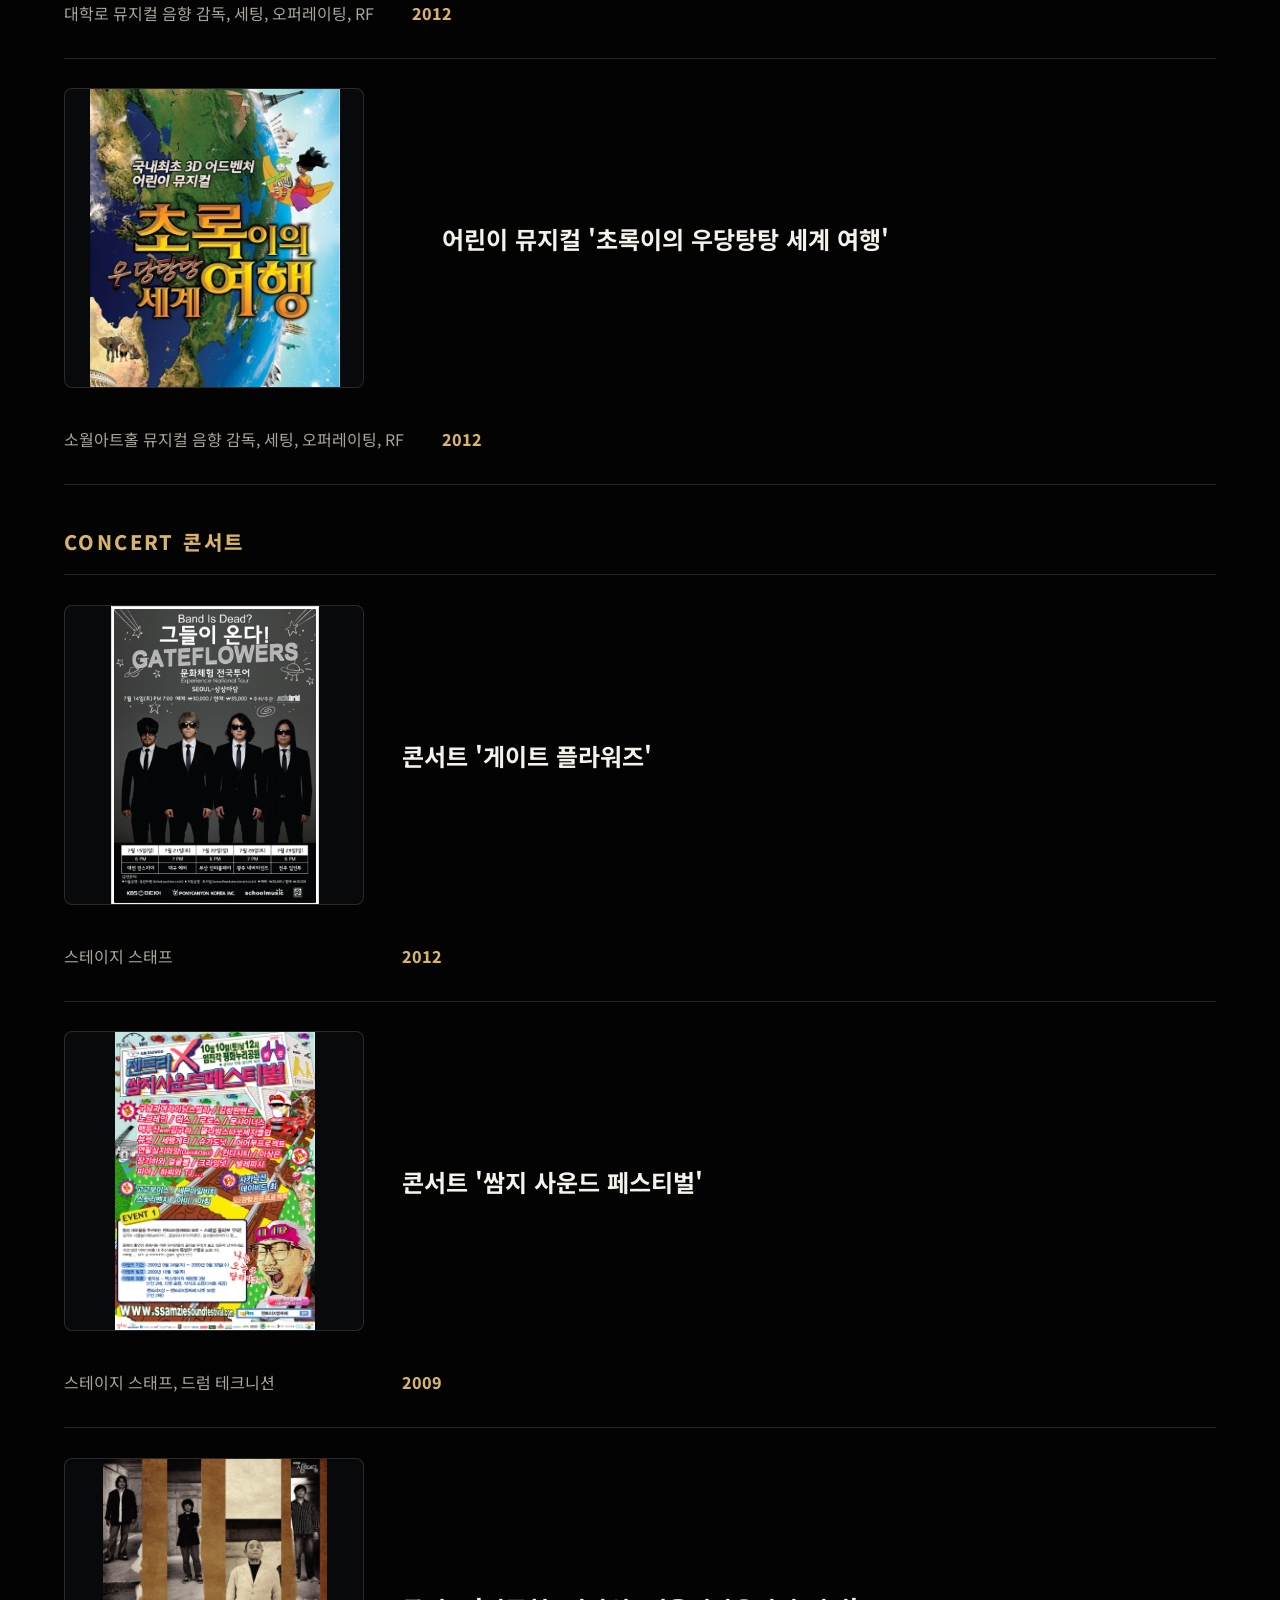
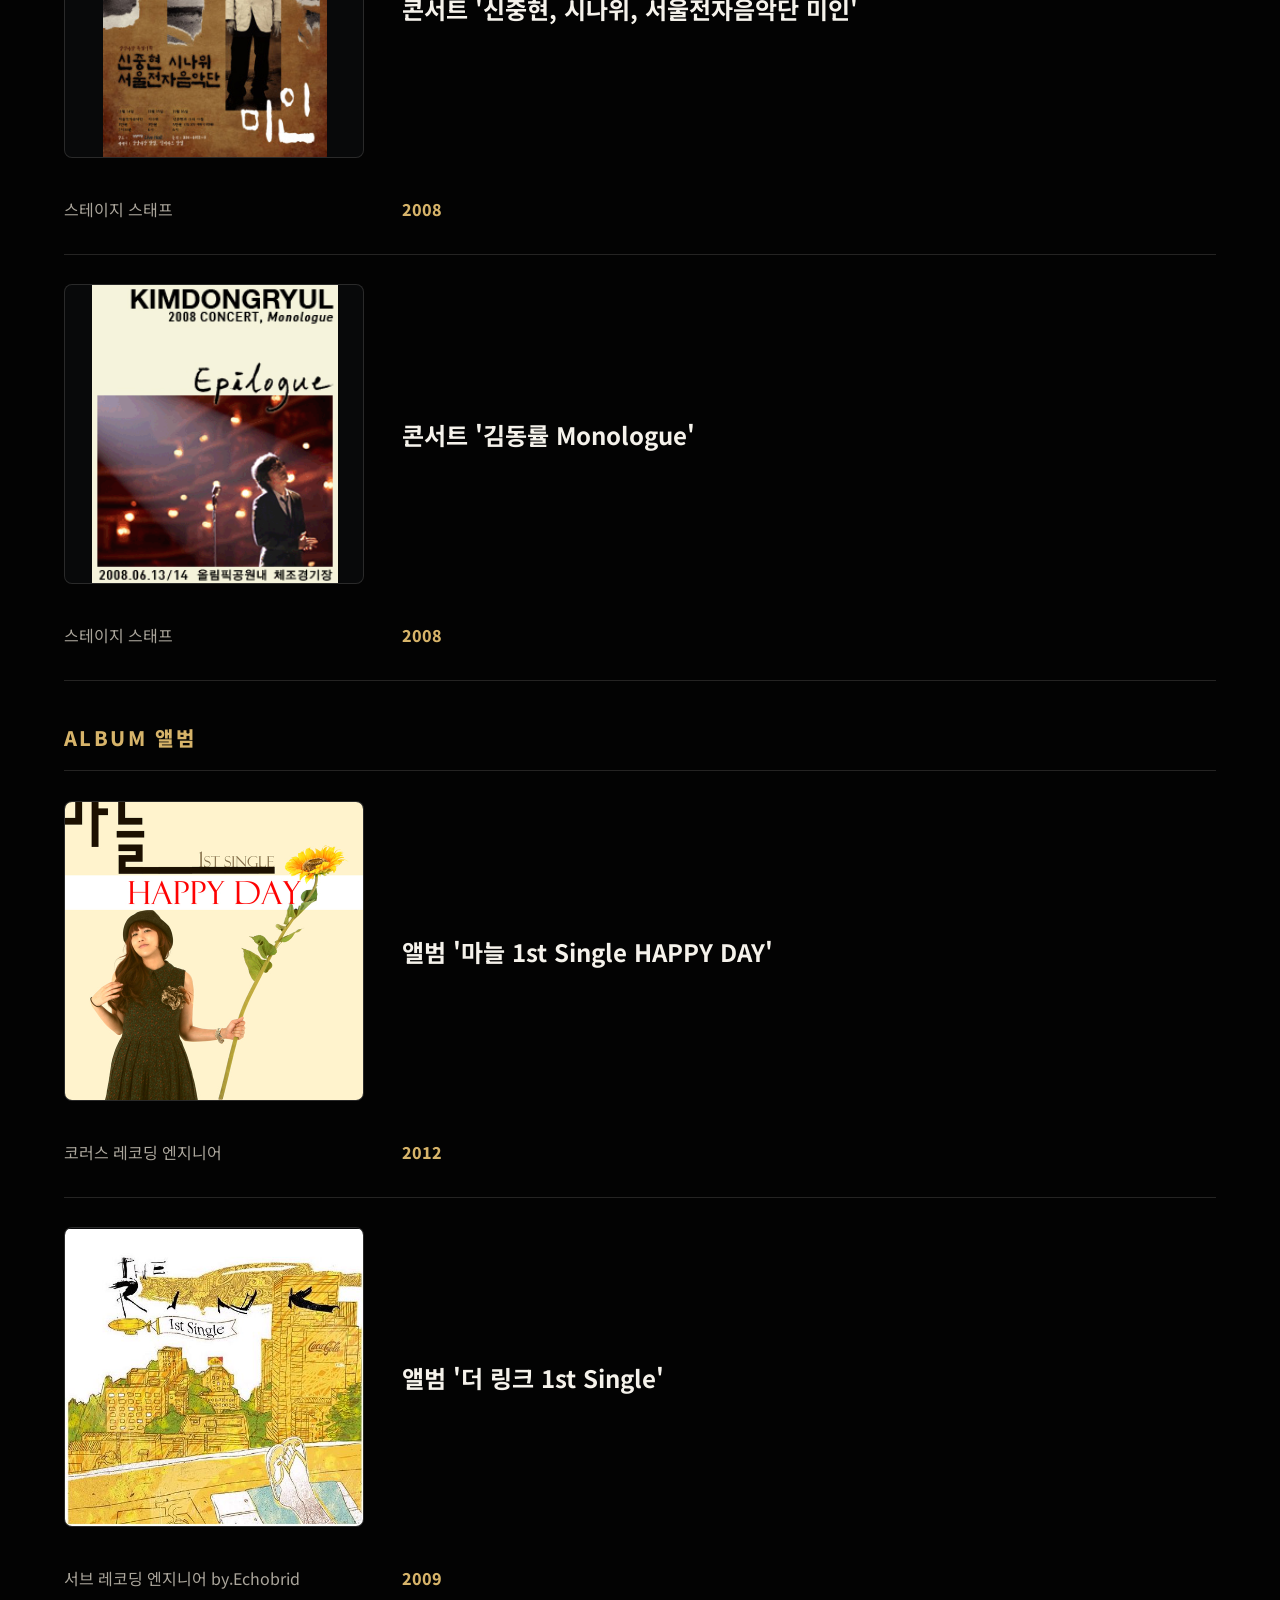
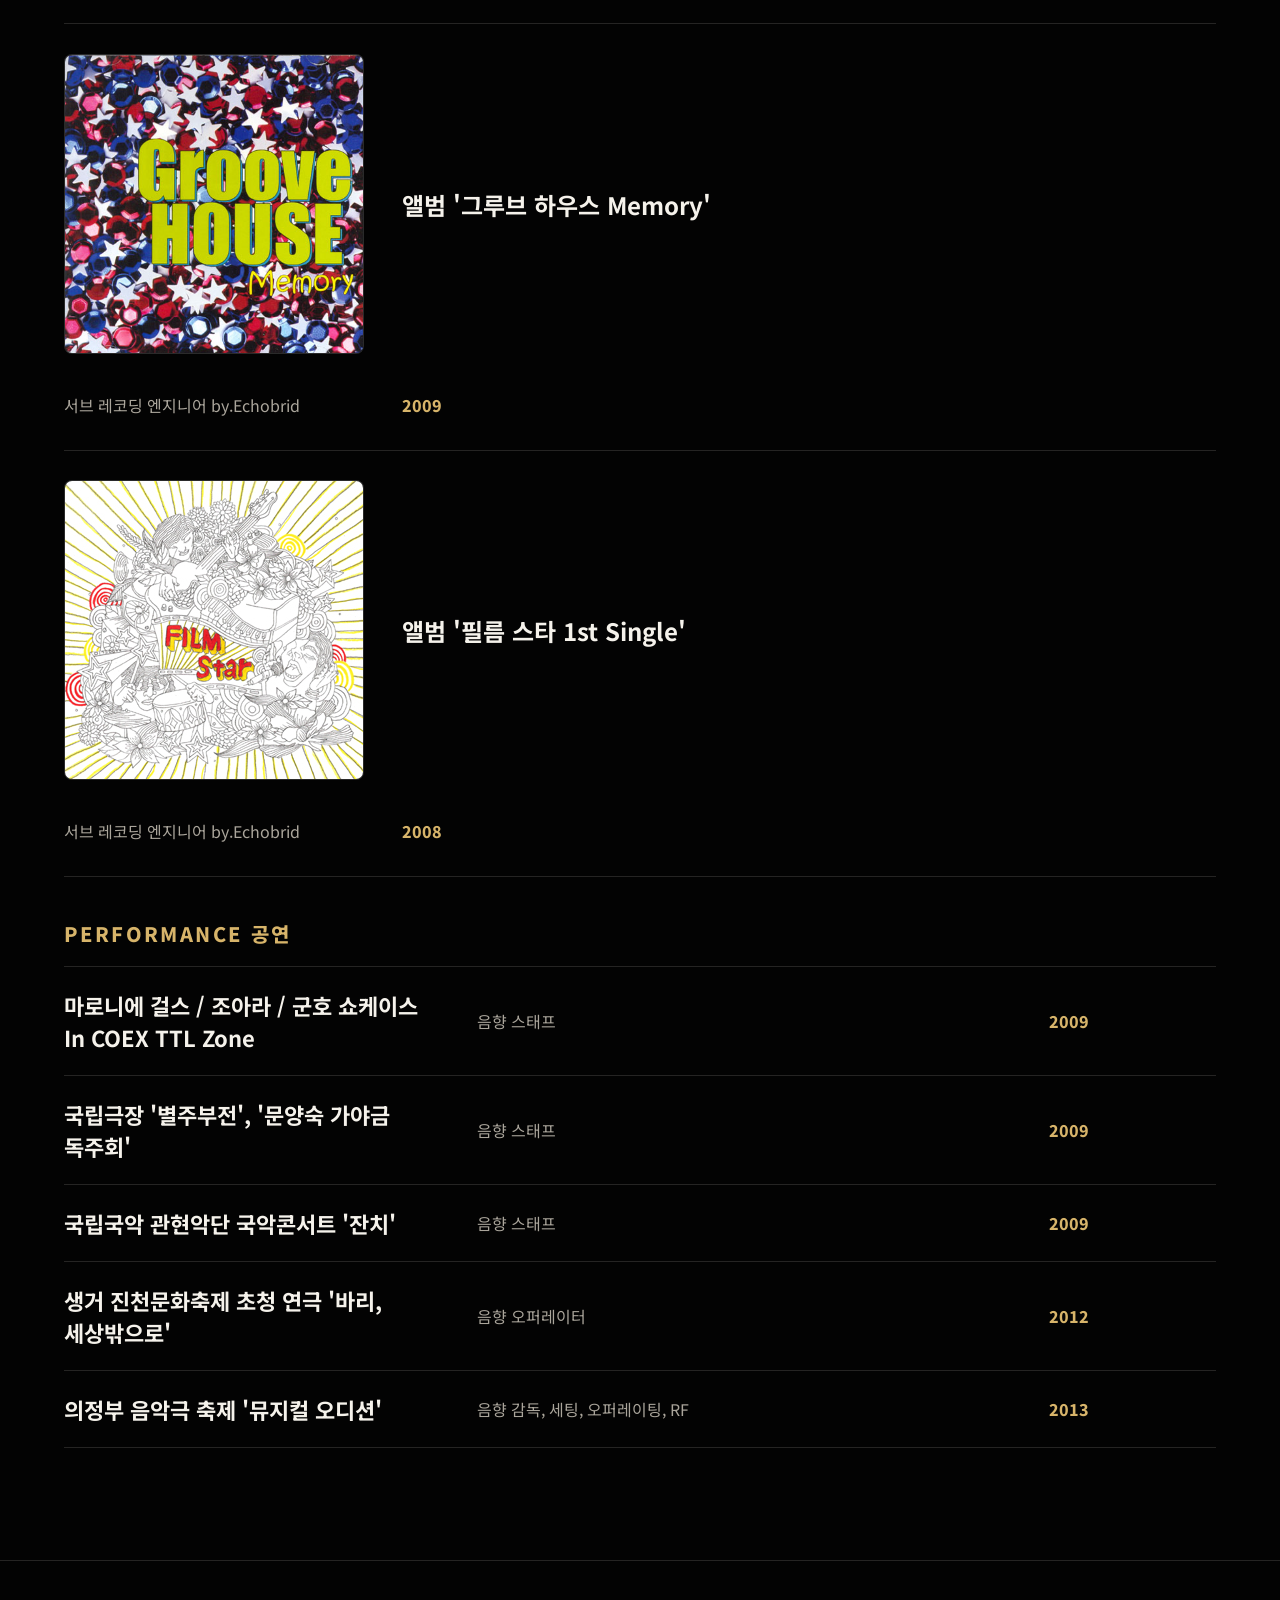
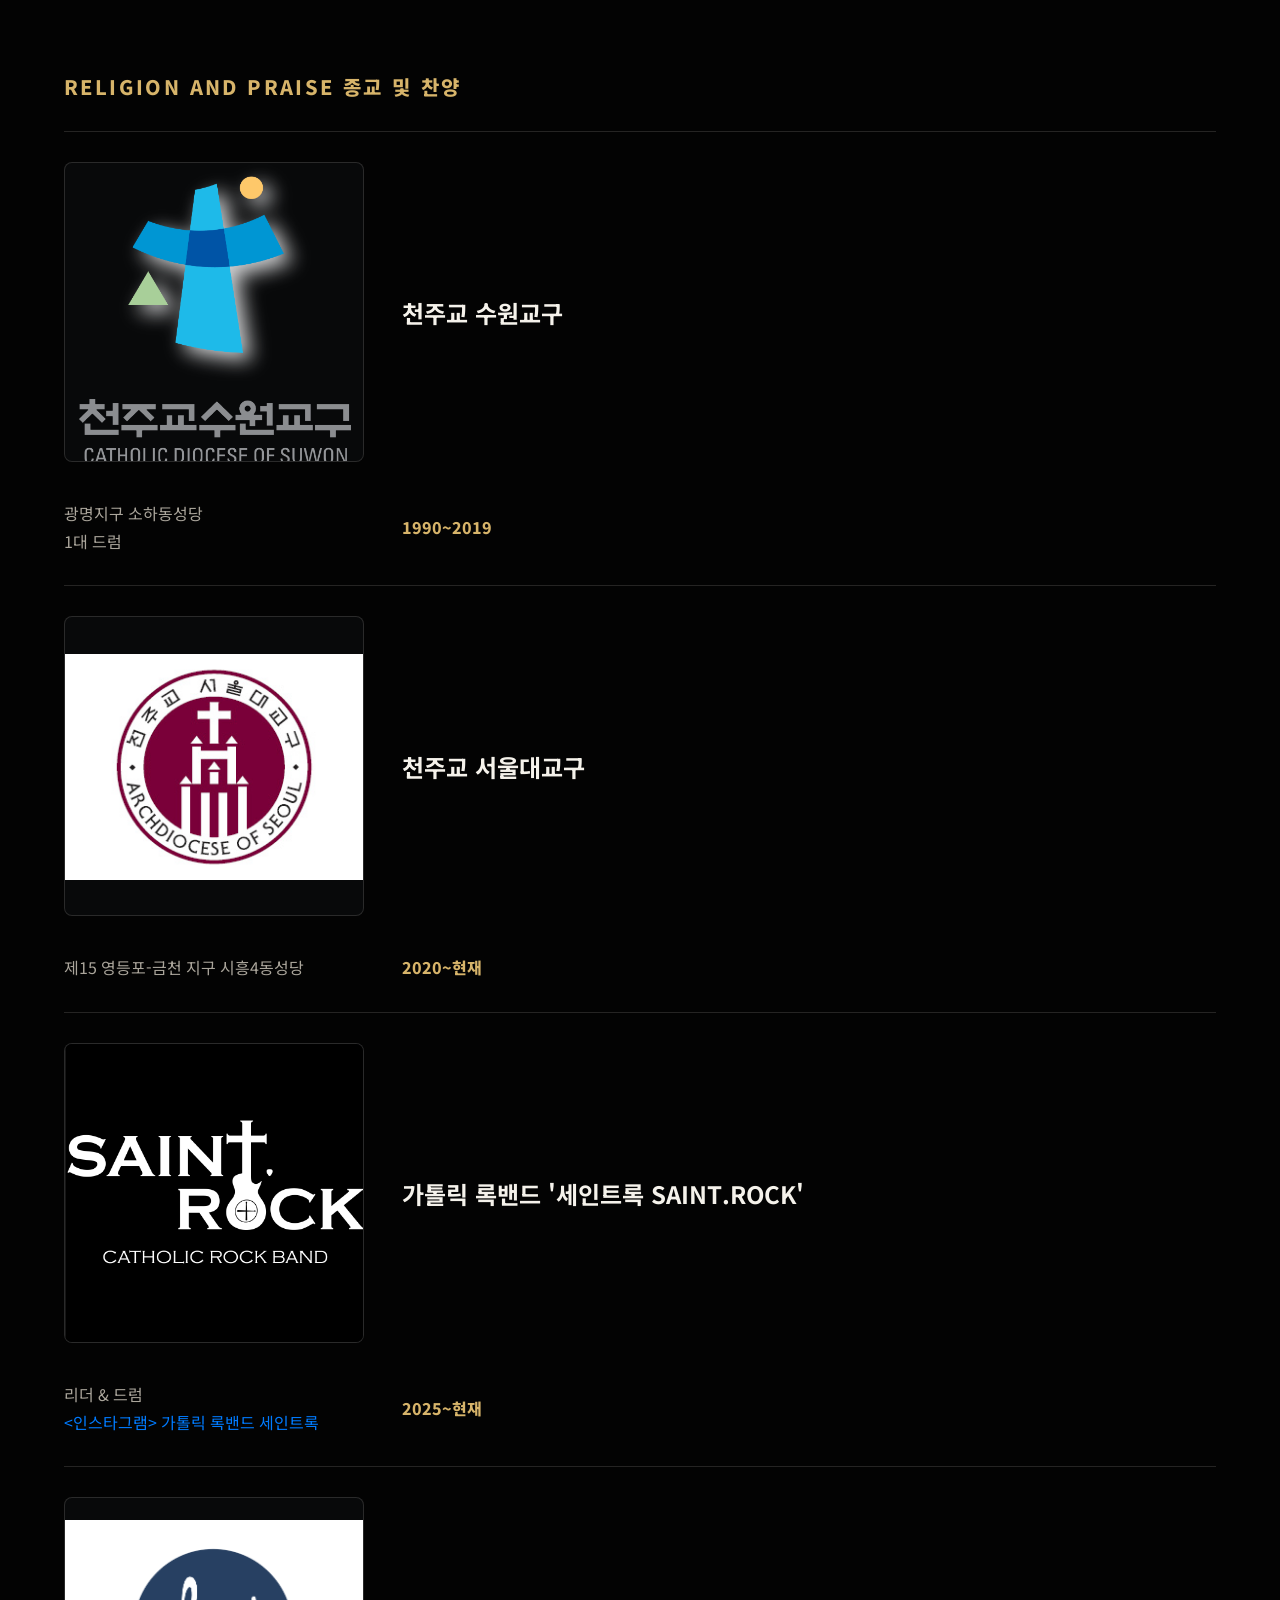
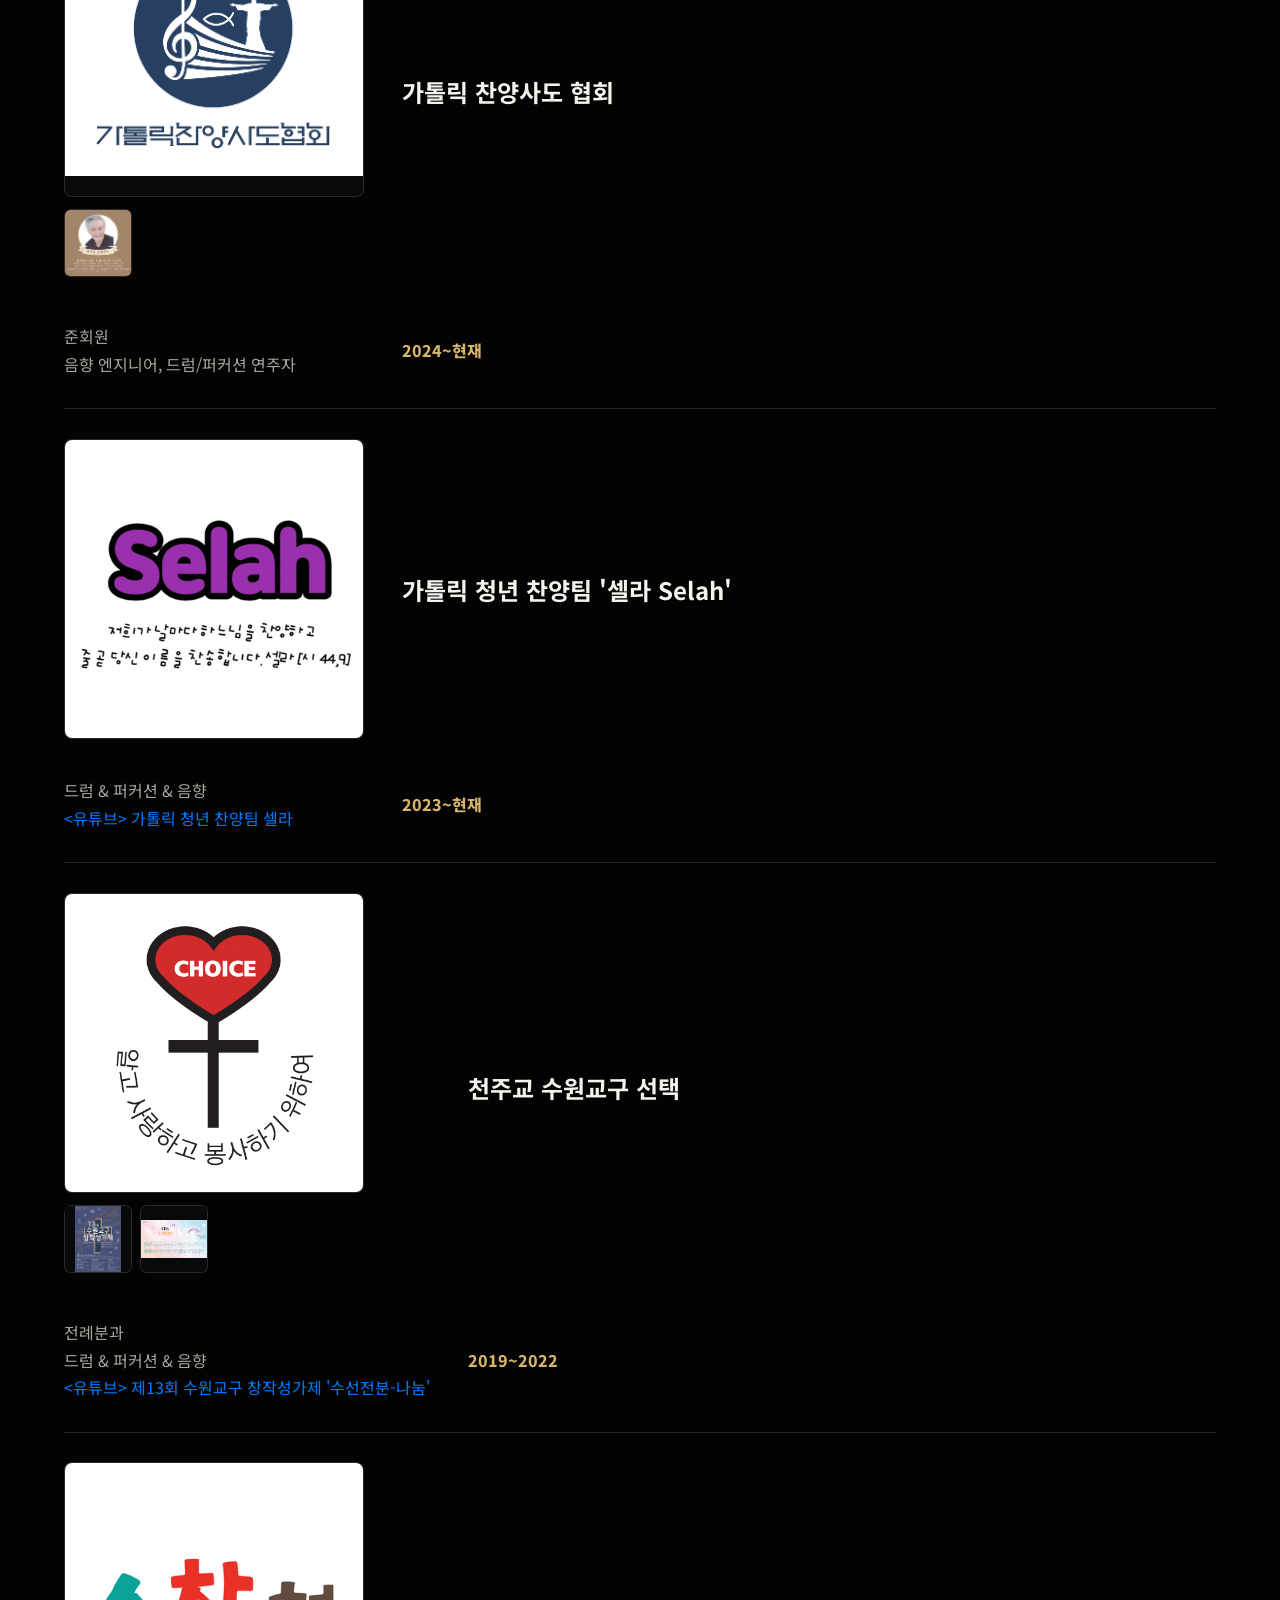
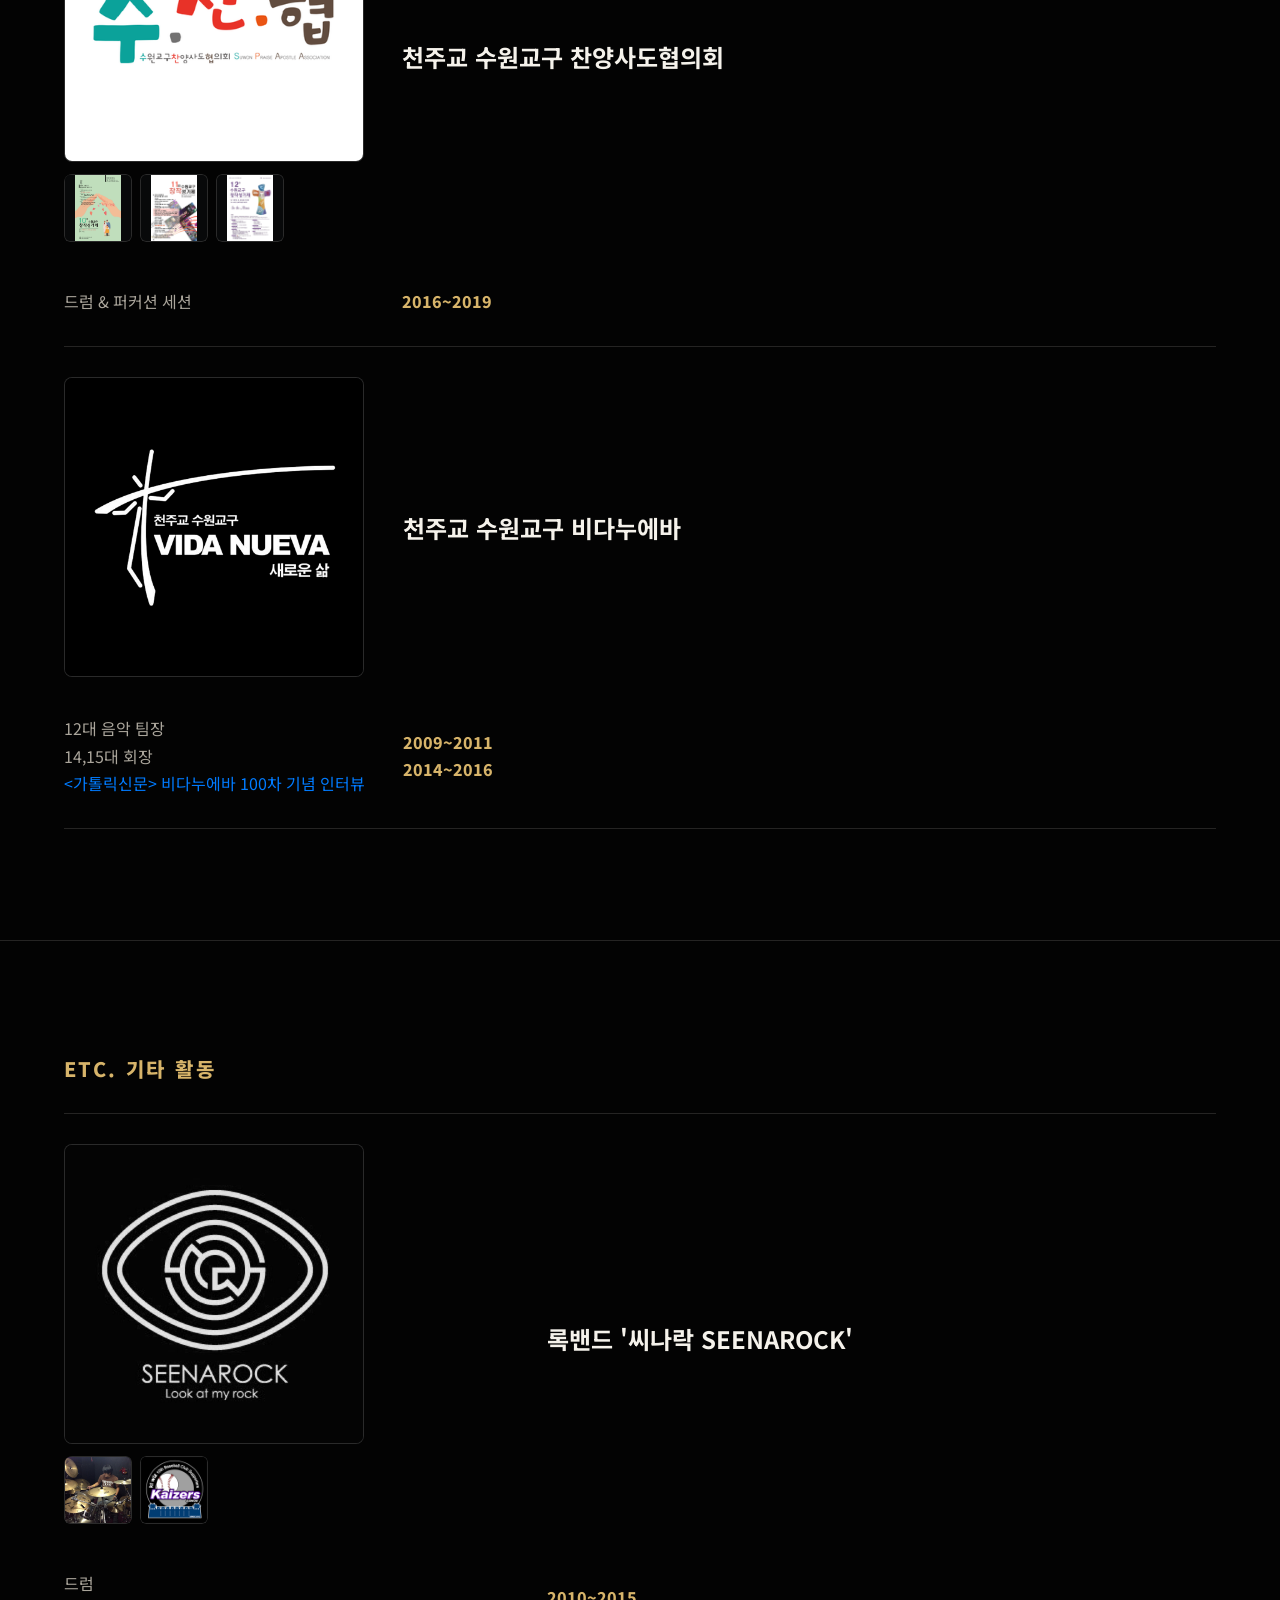
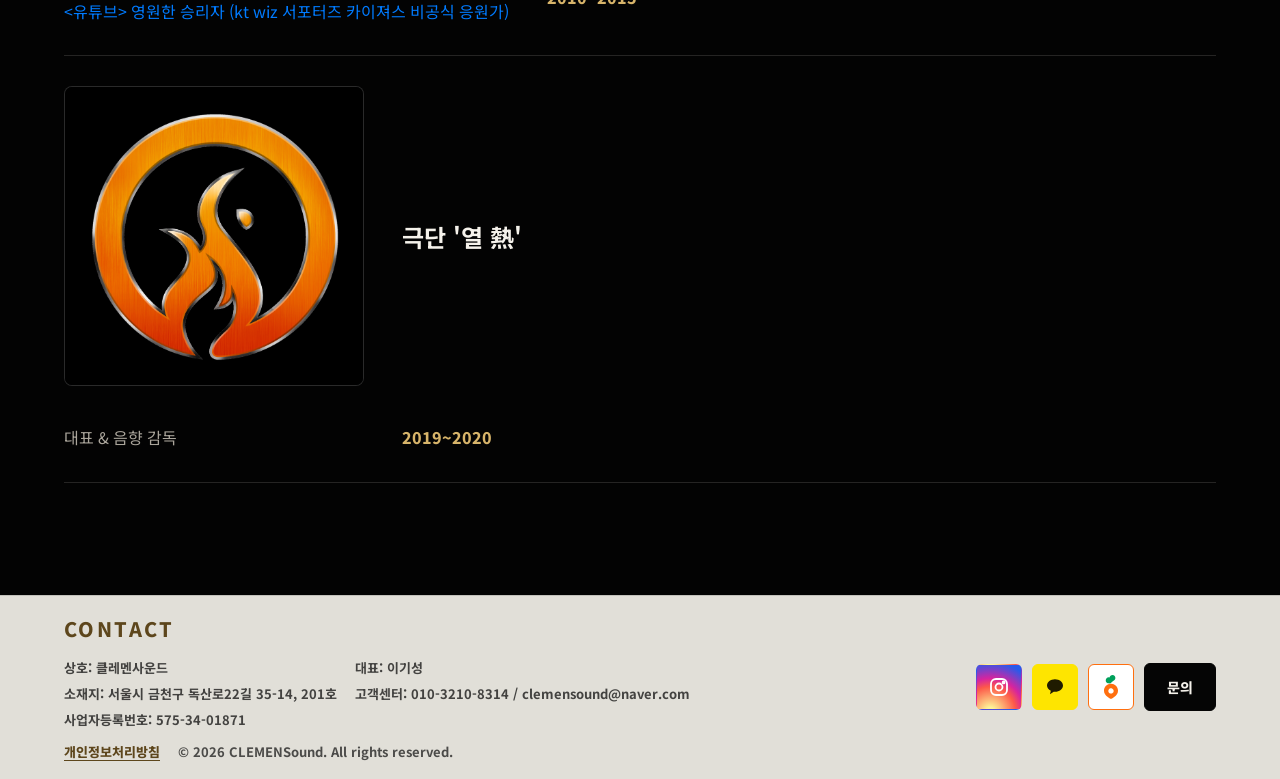
<file: profile.html>
<!doctype html>
<html lang="ko">
  <head>
    <meta charset="utf-8" />
    <meta name="viewport" content="width=device-width, initial-scale=1" />
    <title>프로필 | 현장 음향 엔지니어 · CLEMENSound</title>
    <meta
      name="description"
      content="CLEMENSound 프로필 페이지입니다. 현장 음향 설치, 오퍼레이팅, 점검과 컨설팅 이력을 정리합니다."
    />
    <meta name="keywords" content="음향 엔지니어, 현장 음향, 라이브 음향, 공연 음향, 음향 점검, 클레멘사운드 프로필" />
    <meta name="robots" content="index, follow" />
    <link rel="canonical" href="https://clemensound.com/profile.html" />
    <meta property="og:type" content="profile" />
    <meta property="og:site_name" content="CLEMENSound" />
    <meta property="og:title" content="프로필 | 현장 음향 엔지니어 · CLEMENSound" />
    <meta property="og:description" content="CLEMENSound의 현장 음향 설치, 오퍼레이팅, 점검과 컨설팅 이력을 소개합니다." />
    <meta property="og:url" content="https://clemensound.com/profile.html" />
    <meta property="og:image" content="https://clemensound.com/assets/logo_bg_icons/CLEMENSound-Logo-WH.png" />
    <meta name="twitter:card" content="summary_large_image" />
    <link rel="preconnect" href="https://fonts.googleapis.com" />
    <link rel="preconnect" href="https://fonts.gstatic.com" crossorigin />
    <link
      href="https://fonts.googleapis.com/css2?family=Inter:wght@400;500;600;700;800&family=Noto+Sans+KR:wght@400;500;700;800&display=swap"
      rel="stylesheet"
    />
    <link rel="stylesheet" href="styles.css" />
  </head>
  <body data-page="profile">
    <div data-header></div>

    <main class="profile-page">
      <section class="page-hero" aria-labelledby="profile-title">
        <canvas class="sound-canvas" aria-hidden="true"></canvas>
        <div class="hero-shade" aria-hidden="true"></div>
        <p class="eyebrow">Profile</p>
        <h1 id="profile-title">이기성 클레멘스</h1> <br>
        <h2>“다양한 현장에서 쌓은 경험과 실력으로, 가장 완성도 높은 사운드를 만듭니다.”</h2> <br>
				<p>음향 전공으로 다져진 기초를 발판 삼아 녹음실, 콘서트, 뮤지컬, 대학 출강, 밴드 활동 등 폭넓은 현장에서 축적한 경험과 지식으로
				각 공간과 목적에 맞는 최적의 음향 시스템 세팅과 컨설팅을 제공합니다.</p>
      </section>

      <section class="profile-section" aria-labelledby="education-title">
        <div class="profile-section-heading">
          <p class="eyebrow">Education 학력</p>
          <!-- <h2 id="education-title"></h2> -->
        </div>
        <div class="record-list record-list-education">
					<!-- 소하 고등학교 -->
          <!-- <article class="record-item">
            <div class="record-photos">
              <div class="record-photo record-photo-main">
                <img src="assets/images/profile/soha.png" alt="소하 고등학교" />
              </div>
            </div>
            <h3>소하 고등학교</h3>
            <p>2회 졸업</p>
            <p class="record-period">1998~2000</p>
          </article> -->

          <!-- 추계 예술 대학교 -->
          <article class="record-item">
            <div class="record-photos">
              <div class="record-photo record-photo-main">
                <img src="assets/images/profile/chugye.jpg" alt="추계 예술 대학교" />
              </div>
							<div class="record-subphotos" aria-label="추계 예술 대학교 서브사진">
								<button class="record-subphoto" type="button" data-preview-src="assets/images/profile/tool-protools.png" data-preview-title="PROTOOLS">
                  <img src="assets/images/profile/tool-protools.png" alt="PROTOOLS" />
                </button>
								<button class="record-subphoto" type="button" data-preview-src="assets/images/profile/tool-RX6.png" data-preview-title="RX6">
                  <img src="assets/images/profile/tool-RX6.png" alt="RX6" />
                </button>
								<button class="record-subphoto" type="button" data-preview-src="assets/images/profile/tool-qlab.png" data-preview-title="QLab">
                  <img src="assets/images/profile/tool-qlab.png" alt="QLab" />
                </button>
							</div>
            </div>
            <h3>추계 예술 대학교</h3>
            <p>실용음악학과 음향 전공 학사 졸업 <br> 사용 가능 프로그램 : PROTOOLS, RX6, QLab</p>
            <p class="record-period">2007~2010</p>
          </article>

				</div>
      </section>

      <section class="profile-section" aria-labelledby="career-title">
        <div class="profile-section-heading">
          <p class="eyebrow">Career 경력</p>
          <!-- <h2 id="career-title"></h2> -->
        </div>
        <div class="record-list record-list-career">
					<!-- 다이나톤 -->
          <article class="record-item">
            <div class="record-photos">
              <div class="record-photo record-photo-main">
                <img src="assets/images/profile/dynatone.jpg" alt="다이나톤" />
              </div>
              <div class="record-subphotos" aria-label="다이나톤 서브사진">
                <button class="record-subphoto" type="button" data-preview-src="assets/images/profile/dynatone_24.jpg" data-preview-title="다이나톤 기획마케팅부 명함">
                  <img src="assets/images/profile/dynatone_24.jpg" alt="다이나톤  기획마케팅부 명함" />
                </button>
								<button class="record-subphoto" type="button" data-preview-src="assets/images/profile/dynatone_home.jpg" data-preview-title="다이나톤 홈페이지 전체 기획, 카피라이팅, 개발, 관리">
                  <img src="assets/images/profile/dynatone_home.jpg" alt="다이나톤 홈페이지 전체 기획, 카피라이팅, 개발, 관리" />
                </button>
								<button class="record-subphoto" type="button" data-preview-src="assets/images/profile/dynatone_luvol.jpg" data-preview-title="LUVOL 브랜드 슬로건 'Let Us Vibe On Life / 나만의 바이브를 찾다' 기획, 드럼 상품 기획">
                  <img src="assets/images/profile/dynatone_luvol.jpg" alt="LUVOL 브랜드 슬로건 'Let Us Vibe On Life / 나만의 바이브를 찾다' 기획, 드럼 상품 기획" />
                </button>
								<button class="record-subphoto" type="button" data-preview-src="assets/images/profile/dynatone_luvol_app_ap.jpg" data-preview-title="LUVOL 'PS-300' 모델 전용 앱 기획, 개발, 등록, 수정, 관리 (애플)">
                  <img src="assets/images/profile/dynatone_luvol_app_ap.jpg" alt="LUVOL 'PS-300' 모델 전용 앱 기획, 개발, 등록, 수정, 관리 (애플)" />
                </button>
                <button class="record-subphoto" type="button" data-preview-src="assets/images/profile/dynatone_luvol_app_an.jpg" data-preview-title="LUVOL 'PS-300' 모델 전용 앱 기획, 개발, 등록, 수정, 관리 (안드로이드)">
                  <img src="assets/images/profile/dynatone_luvol_app_an.jpg" alt="LUVOL 'PS-300' 모델 전용 앱 기획, 개발, 등록, 수정, 관리 (안드로이드)" />
                </button>
              </div>
            </div>
            <h3>다이나톤</h3>
            <p>AS, 연구소 사운드 개발, 기획마케팅</p>
            <p class="record-period">2014~2025</p>
          </article>

					<!-- 남서울 예술 종합학교 -->
          <article class="record-item">
            <div class="record-photos">
              <div class="record-photo record-photo-main">
                <img src="assets/images/profile/naa.jpg" alt="남서울 예술 종합학교" />
              </div>
              <div class="record-subphotos" aria-label="남서울 예술 종합학교 서브사진">
                <button class="record-subphoto" type="button" data-preview-src="assets/images/profile/naa_professor.jpg" data-preview-title="남서울 예술 종합학교 명함">
                  <img src="assets/images/profile/naa_professor.jpg" alt="남서울 예술 종합학교 명함" />
                </button>
              </div>
            </div>
            <h3>남서울 예술 종합학교</h3>
            <p>실용음악학부 음향 전공 교수</p>
            <p class="record-period">2013</p>
          </article>

          <!-- 서울 종합 예술 실용학교 -->
          <article class="record-item">
            <div class="record-photos">
              <div class="record-photo record-photo-main">
                <img src="assets/images/profile/SAC.jpg" alt="서울 종합 예술 학교" />
              </div>
              <div class="record-subphotos" aria-label="서울 종합 예술 학교 서브사진">
                <button class="record-subphoto" type="button" data-preview-src="assets/images/profile/SAC_sound.jpg" data-preview-title="서울 종합 예술 학교 사원증">
                  <img src="assets/images/profile/SAC_sound.jpg" alt="서울 종합 예술 학교 사원증" />
                </button>
              </div>
            </div>
            <h3>서울 종합 예술 실용학교</h3>
            <p>실용음악 음향 담당 사원</p>
            <p class="record-period">2011</p>
          </article>

          <!-- 에코브리드 -->
          <article class="record-item">
            <div class="record-photos">
              <div class="record-photo record-photo-main">
                <img src="assets/images/profile/echobrid.jpg" alt="에코브리드" />
              </div>
              <div class="record-subphotos" aria-label="에코브리드 서브사진">
                <button class="record-subphoto" type="button" data-preview-src="assets/images/profile/echobrid_soundengineer.jpg" data-preview-title="에코브리드 명함">
                  <img src="assets/images/profile/echobrid_soundengineer.jpg" alt="에코브리드 명함" />
                </button>
              </div>
            </div>
            <h3>에코브리드<br> (CEO : 시나위 신대철)</h3>
            <p>레코딩 엔지니어</p>
            <p class="record-period">2008~2010</p>
          </article>
        </div>
      </section>

      <section class="profile-section" aria-labelledby="freelance-title">
        <div class="profile-section-heading">
          <p class="eyebrow">Field Experience 현장 경험</p>
          <!-- <h2 id="freelance-title"></h2> -->
        </div>

        <div class="record-category-heading">
          <p class="eyebrow">Musical 뮤지컬</p>
          <!-- <h3>뮤지컬</h3> -->
        </div>
        <div class="record-list record-list-freelance-musical">

					<article class="record-item">
            <div class="record-photos">
              <div class="record-photo record-photo-main">
                <img src="assets/images/profile/musical_audition12.jpg" alt="뮤지컬 '오디션'" />
              </div>
            </div>
            <h3>뮤지컬 '오디션'</h3>
            <p>대학로 뮤지컬 음향 감독, 세팅, 오퍼레이팅, RF</p>
            <p class="record-period">2011~2013</p>
          </article>

					<article class="record-item">
            <div class="record-photos">
              <div class="record-photo record-photo-main">
                <img src="assets/images/profile/musical_faceoff.jpg" alt="뮤지컬 '페이스오프'" />
              </div>
            </div>
            <h3>뮤지컬 '페이스오프'</h3>
            <p>대학로 뮤지컬 음향 감독, 세팅, 오퍼레이팅, RF</p>
            <p class="record-period">2012</p>
          </article>

          <article class="record-item">
            <div class="record-photos">
              <div class="record-photo record-photo-main">
                <img src="assets/images/profile/musical_chorok.png" alt="어린이 뮤지컬 '초록이의 우당탕탕 세계 여행'" />
              </div>
            </div>
            <h3>어린이 뮤지컬 '초록이의 우당탕탕 세계 여행'</h3>
            <p>소월아트홀 뮤지컬 음향 감독, 세팅, 오퍼레이팅, RF</p>
            <p class="record-period">2012</p>
          </article>
        </div>


        <div class="record-category-heading">
          <p class="eyebrow">Concert 콘서트</p>
          <!-- <h3>콘서트</h3> -->
        </div>
        <div class="record-list record-list-freelance-concert">

					<article class="record-item">
            <div class="record-photos">
              <div class="record-photo record-photo-main">
                <img src="assets/images/profile/concert_gateflowers.jpg" alt="콘서트 '게이트 플라워즈'" />
              </div>
            </div>
            <h3>콘서트 '게이트 플라워즈'</h3>
            <p>스테이지 스태프</p>
            <p class="record-period">2012</p>
          </article>
        </div>

					<article class="record-item">
            <div class="record-photos">
              <div class="record-photo record-photo-main">
                <img src="assets/images/profile/concert_ssamssafe.jpg" alt="콘서트 '쌈지 사운드 페스티벌'" />
              </div>
            </div>
            <h3>콘서트 '쌈지 사운드 페스티벌'</h3>
            <p>스테이지 스태프, 드럼 테크니션</p>
            <p class="record-period">2009</p>
          </article>

					<article class="record-item">
            <div class="record-photos">
              <div class="record-photo record-photo-main">
                <img src="assets/images/profile/concert_miin.jpg" alt="콘서트 '미인'" />
              </div>
            </div>
            <h3>콘서트 '신중현, 시나위, 서울전자음악단 미인'</h3>
            <p>스테이지 스태프</p>
            <p class="record-period">2008</p>
          </article>

          <article class="record-item">
            <div class="record-photos">
              <div class="record-photo record-photo-main">
                <img src="assets/images/profile/concert_kimdongryul.gif" alt="콘서트 '김동률 Monologue'" />
              </div>
            </div>
            <h3>콘서트 '김동률 Monologue'</h3>
            <p>스테이지 스태프</p>
            <p class="record-period">2008</p>
          </article>



        <div class="record-category-heading">
          <p class="eyebrow">Album 앨범</p>
          <!-- <h3>앨범</h3> -->
        </div>
        <div class="record-list record-list-freelance-album">

					<article class="record-item">
            <div class="record-photos">
              <div class="record-photo record-photo-main">
                <img src="assets/images/profile/album_maneul.jpg" alt="앨범 '마늘 1st Single HAPPY DAY'" />
              </div>
            </div>
            <h3>앨범 '마늘 1st Single HAPPY DAY'</h3>
            <p>코러스 레코딩 엔지니어</p>
            <p class="record-period">2012</p>
          </article>
        </div>

					<article class="record-item">
            <div class="record-photos">
              <div class="record-photo record-photo-main">
                <img src="assets/images/profile/album_therink.jpg" alt="앨범 '더 링크 1st Single'" />
              </div>
            </div>
            <h3>앨범 '더 링크 1st Single'</h3>
            <p>서브 레코딩 엔지니어 by.Echobrid</p>
            <p class="record-period">2009</p>
          </article>

					<article class="record-item">
            <div class="record-photos">
              <div class="record-photo record-photo-main">
                <img src="assets/images/profile/album_groovehouse.jpg" alt="앨범 '그루브 하우스 Memory'" />
              </div>
            </div>
            <h3>앨범 '그루브 하우스 Memory'</h3>
            <p>서브 레코딩 엔지니어 by.Echobrid</p>
            <p class="record-period">2009</p>
          </article>

          <article class="record-item">
            <div class="record-photos">
              <div class="record-photo record-photo-main">
                <img src="assets/images/profile/album_filmstar.jpg" alt="앨범 '필름 스타 1st Single'" />
              </div>
            </div>
            <h3>앨범 '필름 스타 1st Single'</h3>
            <p>서브 레코딩 엔지니어 by.Echobrid</p>
            <p class="record-period">2008</p>
          </article>



        <div class="record-category-heading">
          <p class="eyebrow">Performance 공연</p>
          <!-- <h3>공연</h3> -->
        </div>
        <div class="performance-list record-list-freelance-performance">
          <article class="performance-item">
            <h3>마로니에 걸스 / 조아라 / 군호 쇼케이스 In COEX TTL Zone </h3>
            <p>음향 스태프</p>
            <p class="record-period">2009</p>
          </article>
          <article class="performance-item">
            <h3>국립극장 '별주부전', '문양숙 가야금 독주회'</h3>
            <p>음향 스태프</p>
            <p class="record-period">2009</p>
          </article>
					<article class="performance-item">
            <h3>국립국악 관현악단 국악콘서트 '잔치'</h3>
            <p>음향 스태프</p>
            <p class="record-period">2009</p>
          </article>
					<article class="performance-item">
            <h3>생거 진천문화축제 초청 연극 '바리, 세상밖으로'</h3>
            <p>음향 오퍼레이터</p>
            <p class="record-period">2012</p>
          </article>
					<article class="performance-item">
            <h3>의정부 음악극 축제 '뮤지컬 오디션'</h3>
            <p>음향 감독, 세팅, 오퍼레이팅, RF</p>
            <p class="record-period">2013</p>
          </article>
        </div>
      </section>


      <section class="profile-section" aria-labelledby="catholic-title">
        <div class="profile-section-heading">
          <p class="eyebrow">Religion and Praise	종교 및 찬양</p>
          <!-- <h3>종교 및 찬양</h3> -->
        </div>
        <div class="record-list record-list-catholic">

          <article class="record-item">
            <div class="record-photos">
              <div class="record-photo record-photo-main">
                <img src="assets/images/profile/etc_catholic_suwon.png" alt="천주교 수원교구" />
              </div>
            </div>
            <h3>천주교 수원교구</h3>
            <p>광명지구 소하동성당 <br> 1대 드럼</p>
            <p class="record-period">1990~2019</p>
          </article>

					<article class="record-item">
            <div class="record-photos">
              <div class="record-photo record-photo-main">
                <img src="assets/images/profile/etc_catholic_seoul.jpg" alt="천주교 서울대교구" />
              </div>
            </div>
            <h3>천주교 서울대교구</h3>
            <p>제15 영등포-금천 지구 시흥4동성당</p>
            <p class="record-period">2020~현재</p>
          </article>

					<article class="record-item">
            <div class="record-photos">
              <div class="record-photo record-photo-main">
                <img src="assets/images/profile/etc_band_saintrock.jpg" alt="가톨릭 록밴드 세인트록" />
              </div>
            </div>
            <h3>가톨릭 록밴드 '세인트록 SAINT.ROCK'</h3>
            <p>리더 & 드럼<br><a href="https://www.instagram.com/saint._.rock" target="_blank" rel="noopener noreferrer" style="color: #007bff;">
							&lt;인스타그램&gt; 가톨릭 록밴드 세인트록</a></p>
            <p class="record-period">2025~현재</p>
          </article>

					<article class="record-item">
            <div class="record-photos">
              <div class="record-photo record-photo-main">
                <img src="assets/images/profile/etc_catholic_cch.png" alt="가톨릭 찬양사도 협회" />
              </div>
							<div class="record-subphotos" aria-label="가톨릭 찬양사도 협회 서브사진">
								<button class="record-subphoto" type="button" data-preview-src="assets/images/profile/etc_catholic_cch_me.png" data-preview-title="가톨릭 찬양사도 협회 프로필">
                  <img src="assets/images/profile/etc_catholic_cch_me.png" alt="가톨릭 찬양사도 협회 프로필" />
                </button>
							</div>
            </div>
            <h3>가톨릭 찬양사도 협회</h3>
            <p>준회원 <br> 음향 엔지니어, 드럼/퍼커션 연주자</p>
            <p class="record-period">2024~현재</p>
          </article>

					<article class="record-item">
            <div class="record-photos">
              <div class="record-photo record-photo-main">
                <img src="assets/images/profile/etc_catholic_selah.jpg" alt="천주교 수원교구 찬양팀 셀라 Selah" />
              </div>
            </div>
            <h3>가톨릭 청년 찬양팀 '셀라 Selah'</h3>
            <p>드럼 & 퍼커션 & 음향 <br><a href="https://www.youtube.com/@selah_cantabile_catholic" target="_blank" rel="noopener noreferrer" style="color: #007bff;">
							&lt;유튜브&gt; 가톨릭 청년 찬양팀 셀라</a></p>
            <p class="record-period">2023~현재</p>
          </article>

					<article class="record-item">
            <div class="record-photos">
              <div class="record-photo record-photo-main">
                <img src="assets/images/profile/etc_catholic_choice.png" alt="천주교 수원교구 선택" />
              </div>
              <div class="record-subphotos" aria-label="천주교 수원교구 선택 서브사진">
								<button class="record-subphoto" type="button" data-preview-src="assets/images/profile/etc_catholic_choice13.png" data-preview-title="제13회 수원교구 창작성가제">
                  <img src="assets/images/profile/etc_catholic_choice13.png" alt="제13회 수원교구 창작성가제" />
                </button>
								<button class="record-subphoto" type="button" data-preview-src="assets/images/profile/etc_catholic_choice_nanum.jpg" data-preview-title="수선전분-나눔">
                  <img src="assets/images/profile/etc_catholic_choice_nanum.jpg" alt="수선전분-나눔" />
                </button>
							</div>
            </div>
            <h3>천주교 수원교구 선택</h3>
            <p>전례분과 <br> 드럼 & 퍼커션 & 음향 <br><a href="https://www.youtube.com/watch?v=biIooF4kdr8" target="_blank" rel="noopener noreferrer" style="color: #007bff;">
							&lt;유튜브&gt; 제13회 수원교구 창작성가제 '수선전분-나눔'</a></p>
            <p class="record-period">2019~2022</p>
          </article>

					<article class="record-item">
            <div class="record-photos">
              <div class="record-photo record-photo-main">
                <img src="assets/images/profile/etc_catholic_sch.jpg" alt="천주교 수원교구 찬양사도협의회" />
              </div>
              <div class="record-subphotos" aria-label="천주교 수원교구 찬양사도협의회 서브사진">
								<button class="record-subphoto" type="button" data-preview-src="assets/images/profile/etc_catholic_sch10.jpg" data-preview-title="제10회 수원교구 창작성가제">
                  <img src="assets/images/profile/etc_catholic_sch10.jpg" alt="제10회 수원교구 창작성가제" />
                </button>
								<button class="record-subphoto" type="button" data-preview-src="assets/images/profile/etc_catholic_sch11.jpg" data-preview-title="제11회 수원교구 창작성가제">
                  <img src="assets/images/profile/etc_catholic_sch11.jpg" alt="제11회 수원교구 창작성가제" />
                </button>
								<button class="record-subphoto" type="button" data-preview-src="assets/images/profile/etc_catholic_sch12.jpg" data-preview-title="제12회 수원교구 창작성가제">
                  <img src="assets/images/profile/etc_catholic_sch12.jpg" alt="제12회 수원교구 창작성가제" />
                </button>
							</div>
            </div>
            <h3>천주교 수원교구 찬양사도협의회</h3>
            <p>드럼 & 퍼커션 세션</p>
            <p class="record-period">2016~2019</p>
          </article>

          <article class="record-item">
            <div class="record-photos">
              <div class="record-photo record-photo-main">
                <img src="assets/images/profile/etc_catholic_vidanueva.jpg" alt="천주교 수원교구 비다누에바" />
              </div>
            </div>
            <h3>천주교 수원교구 비다누에바</h3>
            <p>12대 음악 팀장 <br> 14,15대 회장 <br><a href="https://www.catholictimes.org/262025" target="_blank" rel="noopener noreferrer" style="color: #007bff;">
							&lt;가톨릭신문&gt; 비다누에바 100차 기념 인터뷰</a></p>
            <p class="record-period">2009~2011 <br> 2014~2016</p>
          </article>

        </div>
      </section>

      <section class="profile-section" aria-labelledby="other-title">
        <div class="profile-section-heading">
          <p class="eyebrow">Etc. 기타 활동</p>
          <!-- <h2 id="other-title">기타</h2> -->
        </div>
        <div class="record-list record-list-etc">

					<article class="record-item">
            <div class="record-photos">
              <div class="record-photo record-photo-main">
                <img src="assets/images/profile/etc_band_seenarock.jpg" alt="Rockband 'SEENAROCK'" />
              </div>
              <div class="record-subphotos" aria-label="록밴드 씨나락 서브사진">
								<button class="record-subphoto" type="button" data-preview-src="assets/images/profile/etc_band_seenarockDR.jpg" data-preview-title="락밴드 씨나락 드럼">
                  <img src="assets/images/profile/etc_band_seenarockDR.jpg" alt="록밴드 씨나락 드럼" />
                </button>
								<button class="record-subphoto" type="button" data-preview-src="assets/images/profile/etc_band_seenarock_kaizers.jpg" data-preview-title="kt wiz 서포터즈 카이져스 비공식 응원곡 '영원한 승리자' 편곡, 연주">
                  <img src="assets/images/profile/etc_band_seenarock_kaizers.jpg" alt="kt wiz 서포터즈 카이져스 비공식 응원곡 '영원한 승리자' 편곡, 연주" />
                </button>
							</div>
            </div>
            <h3>록밴드 '씨나락 SEENAROCK'</h3>
            <p>드럼<br><a href="https://www.youtube.com/watch?v=NU5we5676K0" target="_blank" rel="noopener noreferrer" style="color: #007bff;">
							&lt;유튜브&gt; 영원한 승리자 (kt wiz 서포터즈 카이져스 비공식 응원가)</a></p>
            <p class="record-period">2010~2015</p>
          </article>

					<article class="record-item">
            <div class="record-photos">
              <div class="record-photo record-photo-main">
                <img src="assets/images/profile/etc_theater_yeol.png" alt="극단 '열 熱'" />
              </div>
						</div>
            <h3>극단 '열 熱'</h3>
            <p>대표 & 음향 감독</p>
            <p class="record-period">2019~2020</p>
          </article>
        </div>
      </section>
    </main>

    <div data-footer></div>
    <script src="common.js"></script>
    <script src="script.js"></script>
  </body>
</html>
</file>
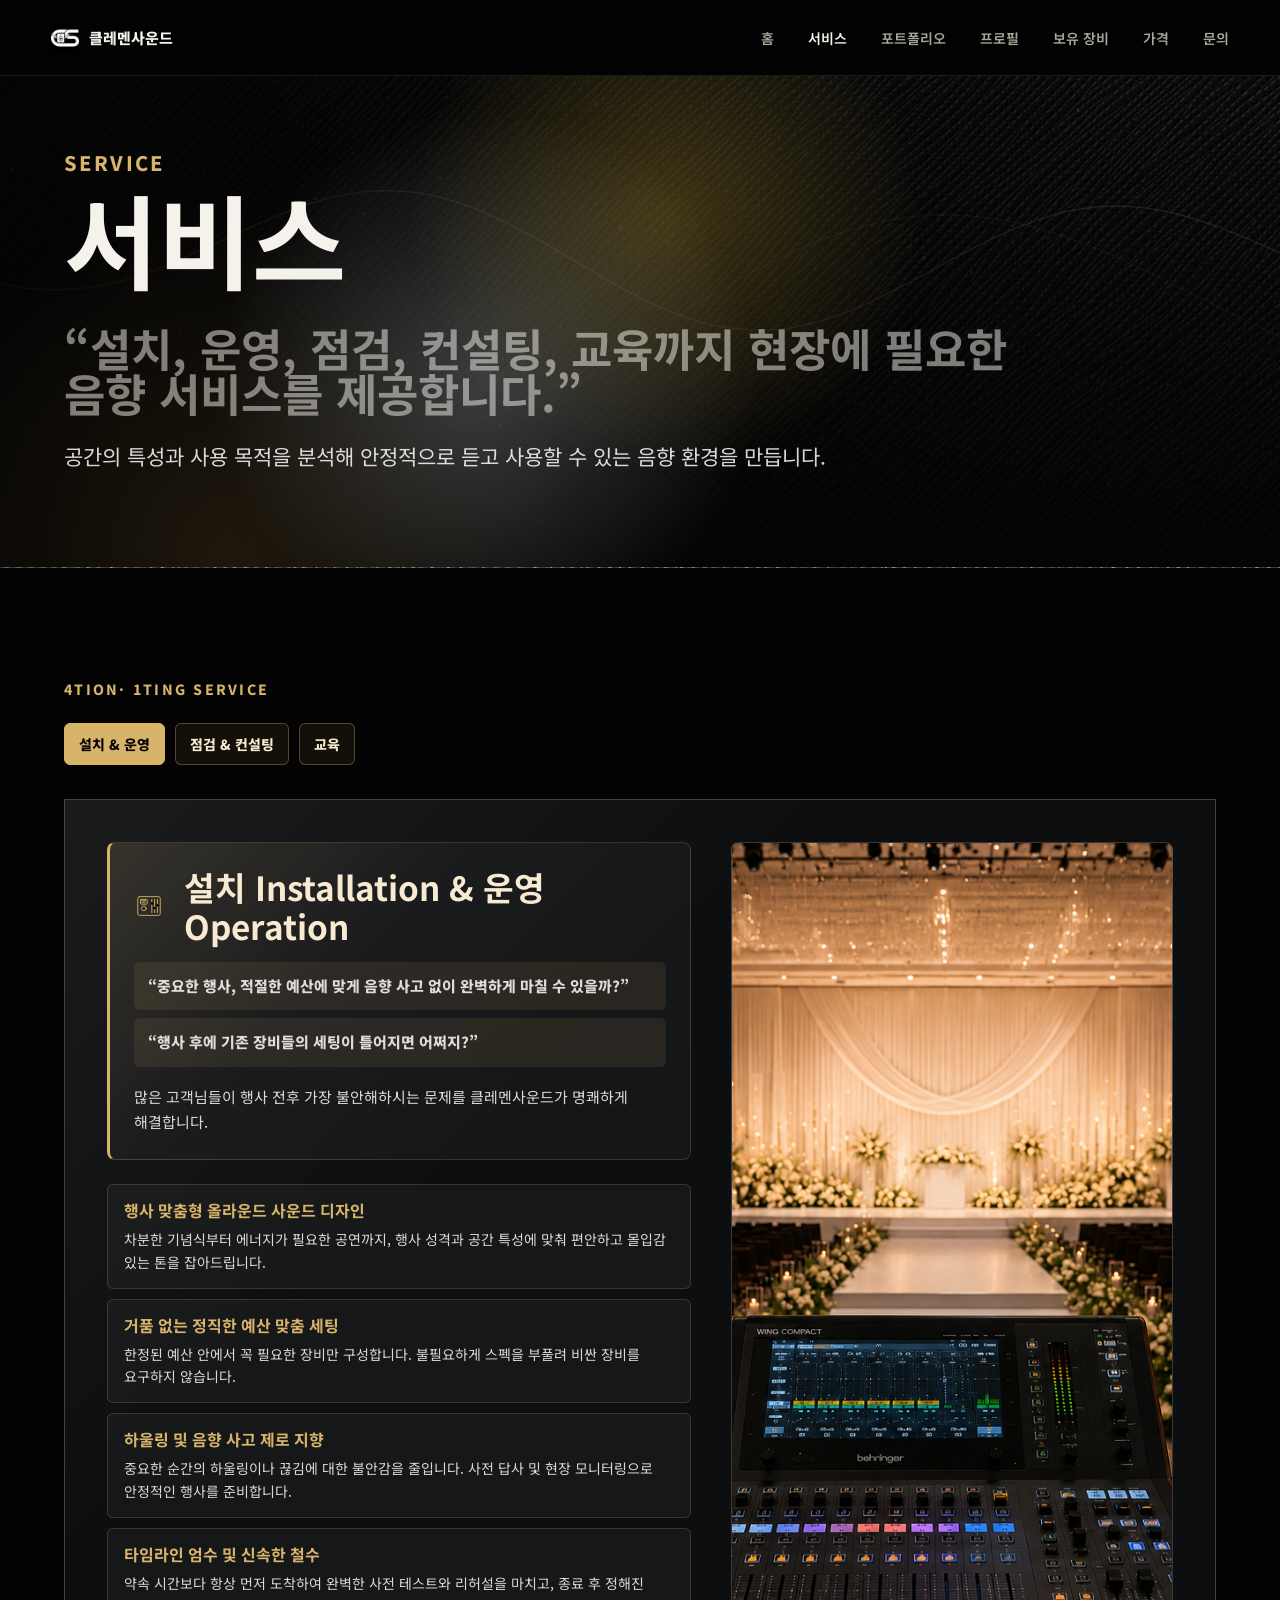
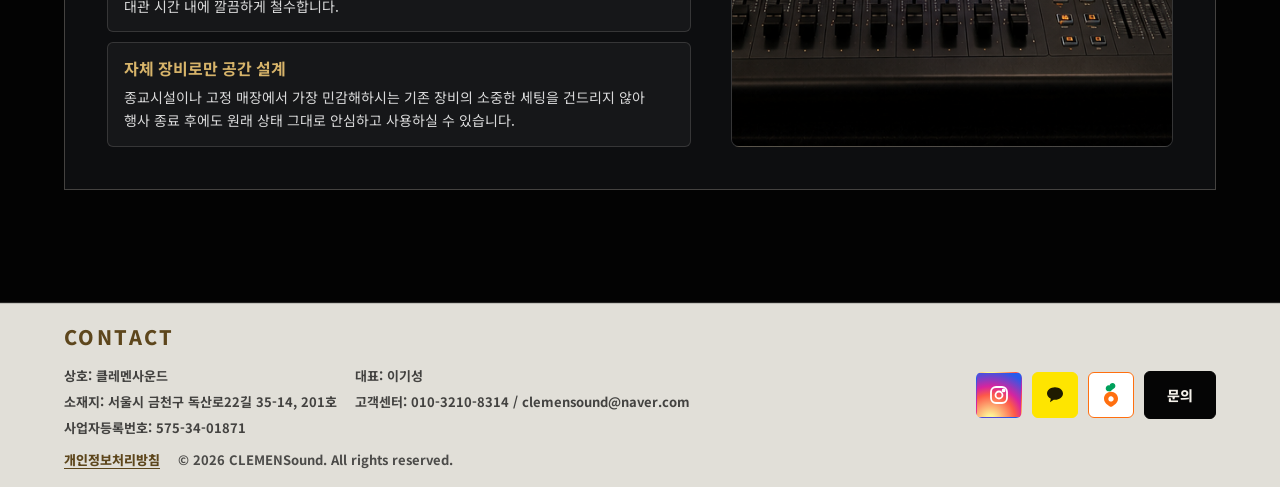
<file: service.html>
<!doctype html>
<html lang="ko">
  <head>
    <meta charset="utf-8" />
    <meta name="viewport" content="width=device-width, initial-scale=1" />
    <title>음향 서비스 | 설치·운영·점검·교육 · CLEMENSound</title>
    <meta
      name="description"
      content="CLEMENSound 서비스 페이지입니다. 음향 설치와 운영, 기존 음향 시스템 점검과 컨설팅, 기초 음향 및 장비 운용 교육을 제공합니다."
    />
    <meta name="keywords" content="음향 서비스, 행사 음향 운영, 공연 음향, 음향 설치, 음향 점검, 음향 컨설팅, 음향 교육, 클레멘사운드" />
    <meta name="robots" content="index, follow" />
    <link rel="canonical" href="https://clemensound.com/service.html" />
    <meta property="og:type" content="website" />
    <meta property="og:site_name" content="CLEMENSound" />
    <meta property="og:title" content="음향 서비스 | 설치·운영·점검·교육 · CLEMENSound" />
    <meta property="og:description" content="행사 음향 운영, 기존 시스템 점검과 컨설팅, 기초 음향 교육까지 현장에 필요한 음향 서비스를 제공합니다." />
    <meta property="og:url" content="https://clemensound.com/service.html" />
    <meta property="og:image" content="https://clemensound.com/assets/logo_bg_icons/CLEMENSound-Logo-WH.png" />
    <meta name="twitter:card" content="summary_large_image" />
    <link rel="preconnect" href="https://fonts.googleapis.com" />
    <link rel="preconnect" href="https://fonts.gstatic.com" crossorigin />
    <link
      href="https://fonts.googleapis.com/css2?family=Inter:wght@400;500;600;700;800&family=Noto+Sans+KR:wght@400;500;700;800&display=swap"
      rel="stylesheet"
    />
    <link rel="stylesheet" href="styles.css" />
  </head>
  <body data-page="service">
    <div data-header></div>

    <main class="service-page">
      <section class="page-hero" aria-labelledby="service-title">
        <canvas class="sound-canvas" aria-hidden="true"></canvas>
        <div class="hero-shade" aria-hidden="true"></div>
        <p class="eyebrow">Service</p>
        <h1 id="service-title">서비스</h1> <br>
        <h2>“설치, 운영, 점검, 컨설팅, 교육까지 현장에 필요한 음향 서비스를 제공합니다.”</h2> <br>
        <p>공간의 특성과 사용 목적을 분석해 안정적으로 듣고 사용할 수 있는 음향 환경을 만듭니다.</p>
      </section>

      <section id="clemensound-services" class="solutions-section" aria-labelledby="clemensound-services-title">
        <div class="solutions-heading">
          <div>
            <p class="eyebrow">4tion· 1ting Service</p>
            <!-- <h2 id="clemensound-services-title">4tion· 1ting Service</h2> -->
            <nav class="service-anchor-nav" aria-label="서비스 하위 메뉴" role="tablist">
              <a href="#installation-operation" role="tab" aria-controls="installation-operation" aria-selected="true" data-service-tab="installation-operation">설치 & 운영</a>
              <a href="#inspection-consulting" role="tab" aria-controls="inspection-consulting" aria-selected="false" data-service-tab="inspection-consulting">점검 & 컨설팅</a>
              <a href="#education-service" role="tab" aria-controls="education-service" aria-selected="false" data-service-tab="education-service">교육</a>
            </nav>
          </div>
        </div>

        <div class="solution-grid">
          <article id="installation-operation" class="solution-card service-tab-panel" role="tabpanel" data-service-panel="installation-operation">
            <div class="solution-intro">
              <h2 class="solution-title"><img src="assets/logo_bg_icons/installation.svg" class="solution-icon" alt="">설치 Installation & 운영 Operation</h2>
              <div class="solution-question-group">
                <p class="solution-question">“중요한 행사, 적절한 예산에 맞게 음향 사고 없이 완벽하게 마칠 수 있을까?”</p>
                <p class="solution-question">“행사 후에 기존 장비들의 세팅이 틀어지면 어쩌지?”</p>
              </div>
              <p class="solution-summary">많은 고객님들이 행사 전후 가장 불안해하시는 문제를 클레멘사운드가 명쾌하게 해결합니다.</p>
            </div>
            <div class="solution-points">
              <div>
                <strong>행사 맞춤형 올라운드 사운드 디자인</strong>
                <p>차분한 기념식부터 에너지가 필요한 공연까지, 행사 성격과 공간 특성에 맞춰 편안하고 몰입감 있는 톤을 잡아드립니다.</p>
              </div>
              <div>
                <strong>거품 없는 정직한 예산 맞춤 세팅</strong>
                <p>한정된 예산 안에서 꼭 필요한 장비만 구성합니다. 불필요하게 스펙을 부풀려 비싼 장비를 요구하지 않습니다.</p>
              </div>
              <div>
                <strong>하울링 및 음향 사고 제로 지향</strong>
                <p>중요한 순간의 하울링이나 끊김에 대한 불안감을 줄입니다. 사전 답사 및 현장 모니터링으로 안정적인 행사를 준비합니다.</p>
              </div>
              <div>
                <strong>타임라인 엄수 및 신속한 철수</strong>
                <p>약속 시간보다 항상 먼저 도착하여 완벽한 사전 테스트와 리허설을 마치고, 종료 후 정해진 대관 시간 내에 깔끔하게 철수합니다.</p>
              </div>
              <div>
                <strong>자체 장비로만 공간 설계</strong>
                <p>종교시설이나 고정 매장에서 가장 민감해하시는 기존 장비의 소중한 세팅을 건드리지 않아 행사 종료 후에도 원래 상태 그대로 안심하고 사용하실 수 있습니다.</p>
              </div>
            </div>
            <div class="solution-media" aria-label="행사·공연·기념식 현장 사진 영역">
              <img src="assets/logo_bg_icons/setting.png" alt="행사·공연·기념식 현장 사진 (AI 생성)" class="solution-media-placeholder">
            </div>
          </article>

          <article id="inspection-consulting" class="solution-card service-tab-panel" role="tabpanel" data-service-panel="inspection-consulting" hidden>
            <div class="solution-intro">
              <h2 class="solution-title"><img src="assets/logo_bg_icons/inspection.svg" class="solution-icon" alt="">점검 Inspection & 컨설팅 Consulting</h2>
              <div class="solution-question-group">
                <p class="solution-question">“비싼 돈 들여 산 우리 장비, 왜 소리가 이 모양일까?”</p>
                <p class="solution-question">“장비 다 교체해야 하면 어쩌지?”</p>
              </div>
              <p class="solution-summary">비싼 돈을 쓰고도 뭐가 문제인지 몰라 만족하지 못했던 답답함과 과잉 견적에 대한 경계심을 신뢰로 바꿉니다.</p>
            </div>
            <div class="solution-points">
              <div>
                <strong>장비 교체 최소를 추구하는 사운드 심폐소생술</strong>
                <p>장비 판매 업체가 아닙니다. 그래서 무조건 새로 바꿔야 한다고 말하지 않습니다. 보유 장비의 잠재력을 이끌어내는 세팅과 라인 정리로 소리를 맑고 선명하게 개선합니다.</p>
              </div>
              <div>
                <strong>원인 분석 중심의 투명한 진단</strong>
                <p>공간의 반사음, 잘못된 케이블 연결, 장비 세팅 오류, 하울링 등 소리가 나빴던 기술적 원인을 눈높이에 맞춰 설명하고 본질적인 해결책을 제시합니다.</p>
              </div>
              <div>
                <strong>100% 원상복구 데이터 백업 안전장치</strong>
                <p>점검 및 튜닝 시작 전, 현재 사용 중인 디지털 데이터와 아날로그 노브 위치를 완벽하게 기록·백업하여 작업 후 기존 상태로 돌아가길 원하시면 언제든 100% 원상복구를 보장하므로 안심하고 맡기셔도 됩니다.</p>
              </div>
              <div>
                <strong>현장 상황과 예산에 맞는 개선 컨설팅</strong>
                <p>장비 교체가 정말 필요한 경우에도, 현장 상황과 예산을 고려하여 꼭 필요한 장비와 최소한의 구성으로 개선 방안을 제안합니다.</p>
              </div>
            </div>
            <div class="solution-media" aria-label="기존 음향 시스템 점검 사진 영역">
              <img src="assets/logo_bg_icons/inspection.png" alt="기존 음향 시스템 점검 사진 (AI 생성)" class="solution-media-placeholder">
            </div>
          </article>

          <article id="education-service" class="solution-card service-tab-panel" role="tabpanel" data-service-panel="education-service" hidden>
            <div class="solution-intro">
              <h2 class="solution-title"><img src="assets/logo_bg_icons/education.svg" class="solution-icon" alt="">교육 Education</h2>
              <div class="solution-question-group">
                <p class="solution-question">“인수인계는 받았는데 기계가 너무 복잡해요. 간단한 기본 사용법 만이라도 알고 싶어요.”</p>
                <p class="solution-question">“들을 때는 알겠는데, 혼자 남겨지면 또 까먹을 것 같아요.”</p>
              </div>
              <p class="solution-summary">담당자가 바뀌어도, 기계가 낯선 분도 현장에서 즉시 써먹을 수 있는 실전 노하우를 전수합니다.</p>
            </div>
            <div class="solution-points">
              <div>
                <strong>기계치도 바로 만지는 맞춤형 눈높이 교육</strong>
                <p>복잡한 매뉴얼 대신 우리 공간에 있는 장비를 기준으로, 오늘부터 소리를 키우고 줄일 수 있도록 쉽게 알려드립니다.</p>
              </div>
              <div>
                <strong>몸이 기억하는 실전형 실습 중심</strong>
                <p>강사의 시연을 구경하는 교육이 아닙니다. 교육생이 직접 믹서를 만지고, 사운드를 잡아보는 실습 위주 교육입니다.</p>
              </div>
              <div>
                <strong>현장 즉시 대응 팁 및 치트 시트 제공</strong>
                <p>갑작스러운 하울링이나 마이크 불통 등 돌발 상황에 빠르게 대처하는 실전 요령을 교육하고, 직관적인 현장 맞춤형 매뉴얼을 제공합니다.</p>
              </div>
              <div>
                <strong>교육 후 2주일간 '원격 SOS 사후 피드백' 보장</strong>
                <p>교육이 끝난 후 혼자 장비를 만질 때 막히는 부분이 있다면, 2주간 전화 및 사진을 통한 실시간 원격 원포인트 레슨을 보장합니다.</p>
              </div>
            </div>
            <div class="solution-media" aria-label="기초 음향 및 장비 운용 교육 사진 영역">
              <img src="assets/logo_bg_icons/education.png" alt="기초 음향 및 장비 운용 교육 사진 (AI 생성)" class="solution-media-placeholder">
            </div>
          </article>
        </div>
      </section>
    </main>

    <div data-footer></div>

    <script src="common.js"></script>
    <script src="script.js"></script>
  </body>
</html>
</file>
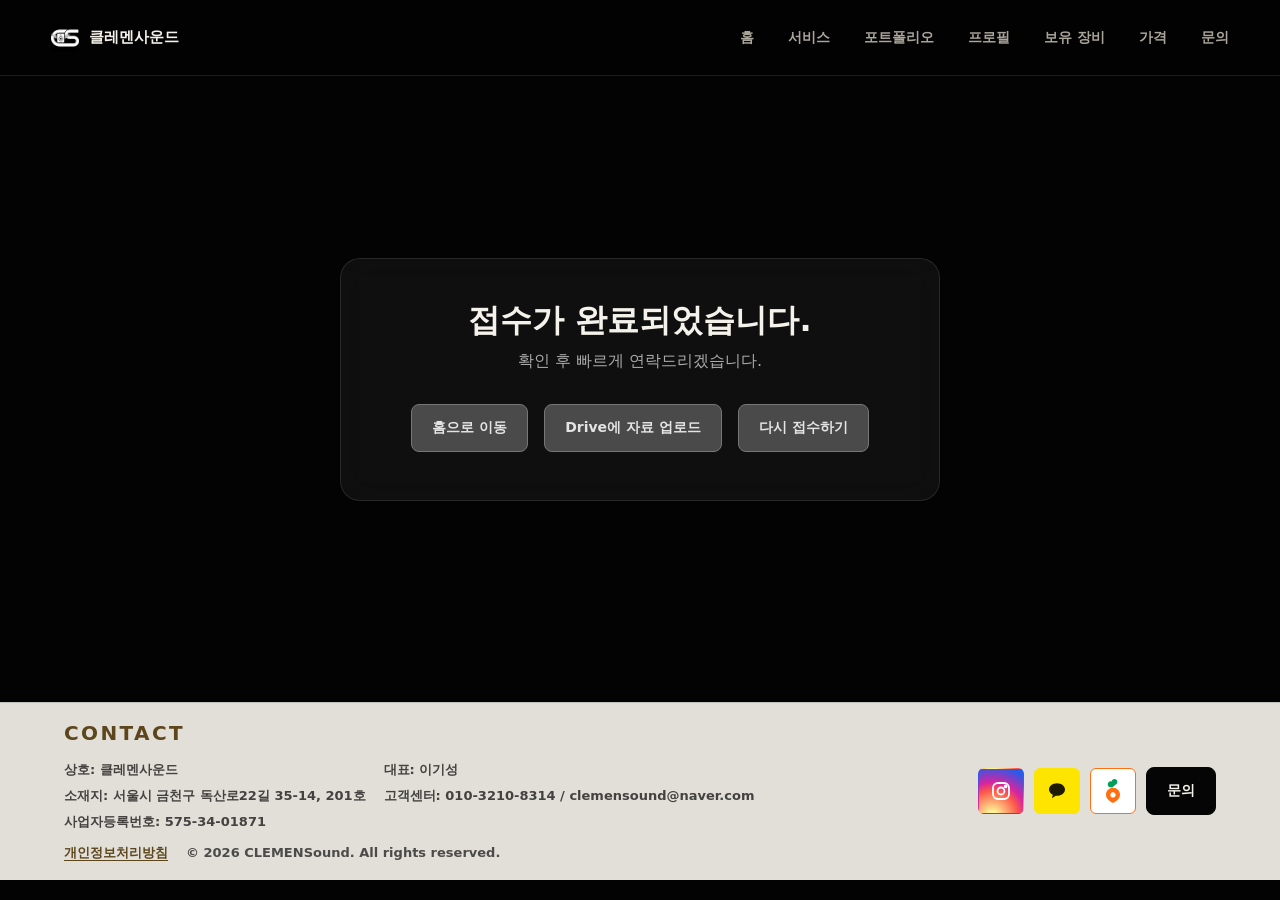
<file: thanks.html>
<!-- thanks.html -->
<!DOCTYPE html>
<html lang="ko">
<head>
  <meta charset="UTF-8" />
  <meta name="viewport" content="width=device-width, initial-scale=1.0" />
  <title>접수 완료 · CLEMENSound</title>
  <meta name="robots" content="noindex, nofollow" />

  <link rel="icon" type="image/png" href="assets/icons/favicon_BK_512.png">
  <link rel="stylesheet" href="styles.css">
  <link rel="stylesheet" href="thanks.css">
</head>

<body data-page="thanks">

<div data-header></div>

<main class="thanks-page">
  <section class="thanks-box">
    <h1>접수가 완료되었습니다.</h1>
    <p>확인 후 빠르게 연락드리겠습니다.</p>

    <div class="thanks-actions">
      <a href="index.html" class="button">홈으로 이동</a>
      <a
        href="https://drive.google.com/drive/folders/1XT-w5OcueQxoR9XJz8iq5GTcc1DyyMcc"
        class="button"
        target="_blank"
        rel="noopener"
      >
        Drive에 자료 업로드
      </a>
      <a href="contact.html" class="button">다시 접수하기</a>
    </div>
  </section>
</main>

<div data-footer></div>

<script src="common.js"></script>
</body>
</html>
</file>
<file: styles.css>
:root {
  color-scheme: dark;
  --font-main: "Century Gothic", "HY태백", "HYTaebaek", "Noto Sans KR", "Malgun Gothic", system-ui, sans-serif;
  --header-height: 76px;
  --mobile-header-height: 62px;
  --hero-height: 38vh;
  /* Responsive reference widths: iPad Air 13 = 1024px, iPhone 16 Pro Max = 440px. */
  --breakpoint-ipad-air-13: 1024px;
  --breakpoint-iphone-16-pro-max: 440px;
  --bg: #030303;
  --panel: #0d0e10;
  --panel-2: #14161a;
  --text: #f5f2eb;
  --muted: #aaa59b;
  --line: rgba(245, 242, 235, 0.14);
  --white-soft: rgba(255, 255, 255, 0.84);
  --gold: #d7b46a;
  --red: #d95f50;
  --cyan: #77d7d5;
  --hero-bg-image: url("assets/logo_bg_icons/Saffiano_BG_Garo.jpg");
}

* {
  box-sizing: border-box;
}

html {
  scroll-behavior: smooth;
  scroll-padding-top: var(--header-height);
}

body {
  margin: 0;
  padding-bottom: 0;
  background: var(--bg);
  color: var(--text);
  font-family: var(--font-main);
  letter-spacing: 0;
  overflow-wrap: break-word;
  word-break: keep-all;
}

a {
  color: inherit;
  text-decoration: none;
}

.visually-hidden {
  position: absolute;
  width: 1px;
  height: 1px;
  padding: 0;
  margin: -1px;
  overflow: hidden;
  clip: rect(0, 0, 0, 0);
  white-space: nowrap;
  border: 0;
}

.site-header {
  position: fixed;
  inset: 0 0 auto;
  z-index: 100;
  width: 100%;
  min-height: var(--header-height);
  display: flex;
  align-items: center;
  padding: 16px clamp(20px, 4vw, 56px);
  border-bottom: 1px solid rgba(245, 242, 235, 0.1);
  background: rgba(3, 3, 3, 0.82);
  backdrop-filter: blur(18px);
}

.header-inner {
  display: flex;
  align-items: center;
  justify-content: space-between;
  gap: 24px;
  width: 100%;
}

.brand,
.nav-links {
  display: flex;
  align-items: center;
}

.brand {
  gap: 10px;
  font-weight: 800;
  font-size: 15px;
  text-transform: uppercase;
  white-space: nowrap;
}

.brand img {
  width: 28px;
  height: 28px;
  object-fit: contain;
  border-radius: 4px;
}

/* .brand-mark {
  width: 26px;
  height: 26px;
  border: 1px solid var(--line);
  border-radius: 50%;
  background:
    linear-gradient(90deg, transparent 41%, var(--gold) 42% 46%, transparent 47%),
    radial-gradient(circle at 50% 50%, rgba(215, 180, 106, 0.8), transparent 48%);
} */

.nav-links {
  gap: clamp(16px, 3vw, 34px);
  color: var(--muted);
  font-size: 14px;
  font-weight: 600;
}

.nav-item {
  position: relative;
  display: flex;
  align-items: center;
}

.nav-links a:hover {
  color: var(--text);
}

.nav-links a.is-active,
.nav-links a[aria-current="page"] {
  color: var(--text);
}

.nav-submenu {
  position: absolute;
  top: calc(100% + 18px);
  left: 50%;
  display: grid;
  min-width: 176px;
  padding: 8px;
  border: 1px solid var(--line);
  border-radius: 8px;
  background: rgba(13, 14, 16, 0.98);
  box-shadow: 0 18px 42px rgba(0, 0, 0, 0.38);
  opacity: 0;
  visibility: hidden;
  transform: translate(-50%, -6px);
  transition: opacity 0.18s ease, transform 0.18s ease, visibility 0.18s ease;
}

.nav-submenu a {
  display: block;
  padding: 10px 12px;
  border-radius: 6px;
  color: var(--muted);
  white-space: nowrap;
}

.nav-submenu a:hover,
.nav-submenu a:focus {
  color: var(--text);
  background: rgba(215, 180, 106, 0.12);
}

.nav-item:hover .nav-submenu,
.nav-item:focus-within .nav-submenu {
  opacity: 1;
  visibility: visible;
  transform: translate(-50%, 0);
}

/* Hero common: index(.hero) and sub pages(.page-hero) share the same base. */
.hero,
.page-hero {
  position: relative;
  min-height: var(--hero-height);
  overflow: hidden;
  border-bottom: 1px solid var(--line);
  background-color: #030303;
  background-image:
    linear-gradient(90deg, rgba(3, 3, 3, 0.9), rgba(3, 3, 3, 0.54)),
    var(--hero-bg-image);
  background-position:
    center,
    top left;
  background-repeat:
    no-repeat,
    repeat;
  background-size:
    auto,
    auto;
}

/* Index hero layout. */
.hero {
  min-height: var(--hero-height);
  padding: calc(var(--header-height) + clamp(28px, 5vw, 54px)) clamp(20px, 5vw, 72px) clamp(30px, 5vw, 54px);
}

/* Sub page hero layout. */
.page-hero {
  padding: clamp(42px, 6vw, 72px) clamp(20px, 5vw, 72px);
}

/* Hero visual layers. Text must sit above .hero-shade with z-index: 1. */
.sound-canvas,
.hero-shade {
  position: absolute;
  inset: 0;
}

.sound-canvas {
  width: 100%;
  height: 100%;
  opacity: 0.64;
}

.hero-shade {
  background:
    radial-gradient(circle at 52% 28%, rgba(211, 175, 55, 0.28 ), transparent 34%),
    radial-gradient(circle at 38% 62%, rgba(188, 198, 204, 0.28), transparent 32%),
    radial-gradient(circle at 18% 97%, rgba(73, 55, 27, 0.38), transparent 30%),
    linear-gradient(90deg, rgba(3, 3, 3, 0.74) 0%, rgba(3, 3, 3, 0.48) 44%, rgba(3, 3, 3, 0.32) 100%),
    linear-gradient(180deg, rgba(3, 3, 3, 0.18), rgba(3, 3, 3, 0.9));
}

.hero-inner {
  position: relative;
  z-index: 1;
  width: min(1180px, 100%);
  padding-bottom: clamp(32px, 6vh, 62px);
}

.hero .hero-inner {
  padding-bottom: 0;
}

/* Small gold label used in hero and section headings. */
.eyebrow {
  margin: 0 0 16px;
  color: var(--gold);
  font-size: 20px;
  font-weight: 800;
  letter-spacing: 0.12em;
  text-transform: uppercase;
}

h1,
h2,
h3,
p {
  margin-top: 0;
}

h1 {
  margin-bottom: 20px;
  font-size: clamp(62px, 13vw, 170px);
  line-height: 0.86;
  letter-spacing: 0;
  overflow-wrap: normal;
  word-break: keep-all;
}

.brand span,
#hero-title {
  white-space: nowrap;
}

#hero-title {
  display: inline-flex;
  align-items: baseline;
  gap: clamp(8px, 1.2vw, 16px);
  margin-bottom: clamp(22px, 3vw, 38px);
}

#hero-title span:last-child {
  color: #f5f2eb;
  background: linear-gradient(92deg, #ffffff 0%, #c0c0c0 46%, var(--gold) 100%);
}

@supports ((-webkit-background-clip: text) or (background-clip: text)) {
  #hero-title span:last-child {
    color: transparent;
    -webkit-text-fill-color: transparent;
    -webkit-background-clip: text;
    background-clip: text;
  }
}

@supports not ((-webkit-background-clip: text) or (background-clip: text)) {
  #hero-title span:last-child {
    background: none;
  }
}

h2,
h3,
p,
.button,
.nav-links a,
.equipment-row h3,
.equipment-row p,
.equipment-row strong {
  overflow-wrap: break-word;
}

.hero-copy {
  width: min(1180px, 100%);
  color: rgba(188, 198, 204, 0.38);
  font-size: clamp(18px, 2vw, 24px);
  line-height: 1.62;
}

/* Hero text layer: keep copy above the shade overlay. */
.hero h2,
.hero-inner > p:not(.eyebrow),
.page-hero h1,
.page-hero h2,
.page-hero > p:not(.eyebrow) {
  position: relative;
  z-index: 1;
}

/* Sub page hero title. */
.page-hero h1 {
  max-width: 980px;
  font-size: clamp(48px, 8vw, 118px);
}

/* Hero subtitle: intentionally softer than h1/eyebrow. */
.hero h2,
.page-hero h2 {
  max-width: 980px;
  color: var(--silver-soft);
  opacity: 0.5;
}

.hero h2 {
  max-width: none;
  margin-bottom: clamp(18px, 2.4vw, 30px);
  white-space: nowrap;
}

.hero h3 {
  margin-bottom: clamp(16px, 2vw, 26px);
  color: var(--text);
  font-size: clamp(20px, 2.2vw, 34px);
  line-height: 1.28;
}

/* Hero body copy. Exclude .eyebrow so its gold color and size remain intact. */
.hero-inner > p:not(.eyebrow),
.page-hero > p:not(.eyebrow) {
  max-width: 1180px;
  color: var(--white-soft);
  font-size: clamp(18px, 1.7vw, 21px);
  line-height: 1.68;
}

/* Hero eyebrow: same strength on index and sub pages. */
.hero .eyebrow,
.page-hero .eyebrow {
  position: relative;
  z-index: 1;
  color: var(--gold);
}

.hero-actions {
  display: flex;
  flex-wrap: wrap;
  gap: 12px;
  margin-top: 34px;
}

.button {
  display: inline-flex;
  align-items: center;
  justify-content: center;
  min-height: 48px;
  padding: 0 22px;
  border: 1px solid var(--line);
  border-radius: 6px;
  font-weight: 800;
  font-size: 14px;
}

.button.primary {
  background: var(--text);
  color: #050505;
  border-color: var(--text);
}

.button.secondary {
  color: var(--text);
  background: rgba(255, 255, 255, 0.06);
}

.button:hover {
  transform: translateY(-1px);
}

.hero-metrics {
  position: relative;
  z-index: 1;
  display: grid;
  grid-template-columns: repeat(4, minmax(0, 1fr));
  gap: 1px;
  width: min(1040px, 100%);
  background: var(--line);
  border: 1px solid var(--line);
}

.hero-metrics div {
  padding: 18px;
  background: rgba(8, 9, 10, 0.72);
  backdrop-filter: blur(14px);
}

.hero-metrics strong,
.hero-metrics span {
  display: block;
}

.hero-metrics strong {
  font-size: 24px;
}

.hero-metrics span {
  margin-top: 4px;
  color: var(--muted);
  font-size: 13px;
}

.section {
  padding: clamp(76px, 11vw, 142px) clamp(20px, 5vw, 72px);
}

.section-heading {
  display: flex;
  justify-content: space-between;
  gap: 24px;
  align-items: end;
  margin-bottom: 34px;
}

.section-heading.narrow {
  display: block;
  max-width: 760px;
}

.section-lead {
  width: min(520px, 100%);
  margin-bottom: 0;
  color: var(--muted);
  font-size: 18px;
  line-height: 1.7;
}

h2 {
  margin-bottom: 0;
  font-size: clamp(34px, 5vw, 45px);
  line-height: 1;
}

.section-title-eyebrow {
  margin-bottom: 22px;
  color: var(--gold);
  font-weight: 800;
  letter-spacing: 0.06em;
}

.work-grid {
  display: grid;
  grid-template-columns: repeat(3, minmax(0, 1fr));
  gap: 1px;
  background: var(--line);
  border: 1px solid var(--line);
}

.work-card {
  min-height: 360px;
  padding: 28px;
  display: flex;
  flex-direction: column;
  justify-content: flex-end;
  background: linear-gradient(180deg, var(--panel-2), var(--panel));
}

.work-card svg,
.education-card svg {
  width: clamp(36px, 3vw, 42px);
  height: clamp(36px, 3vw, 42px);
}

.track-visual {
  flex: 1;
  display: flex;
  align-items: center;
  gap: 12px;
  margin-bottom: 42px;
}

.track-visual span {
  width: 100%;
  min-width: 16px;
  border-radius: 999px;
  background: currentColor;
  opacity: 0.84;
}

.track-visual span:nth-child(1) { height: 28%; }
.track-visual span:nth-child(2) { height: 62%; }
.track-visual span:nth-child(3) { height: 100%; }
.track-visual span:nth-child(4) { height: 48%; }
.track-visual span:nth-child(5) { height: 78%; }

.track-visual.calm { color: var(--gold); }
.track-visual.pulse { color: var(--red); }
.track-visual.bright { color: var(--cyan); }
.track-visual.learn { color: var(--white-soft); }

.work-card h3,
.service-list h3 {
  margin-bottom: 12px;
  font-size: 24px;
}

.work-card p,
.service-list p,
.studio-copy p {
  color: var(--muted);
  line-height: 1.74;
}

.service-overview{
  padding:24px;
  background: var(--panel);
  margin-top: clamp(34px, 4vw, 58px);
  margin-bottom:20px;
  text-align:center;
  position: relative;
  z-index: 20;
  border: 1px solid rgba(215,180,106,.25);
  box-shadow:
    0 12px 40px rgba(0,0,0,.4),
    0 0 0 1px rgba(215,180,106,.08);
}

.service-overview strong{
  display:block;
  color:var(--gold);
  font-size:22px;
  margin-bottom:10px;
	letter-spacing:0.05em;
}

.hero-actions-grid {
  display: grid;
  grid-template-columns: repeat(5, minmax(0, 1fr));
  gap: 1px;
  width: 100%;
  background: var(--line);
  border: 1px solid var(--line);
}

.hero-action {
  padding: 18px;
  background: rgba(8, 9, 10, 0.72);
  border: 1px solid rgba(215, 180, 106, 0.15);
  transition: 0.25s ease;
}

.hero-action:hover {
  background: #181d23;
  border-color: rgba(215, 180, 106, 0.35);
}

.hero-action h3 {
  margin-bottom: 8px;
  font-size: 18px;
}

.hero-action p {
  margin: 0;
  color: var(--white-soft);
  font-size: 14px;
  line-height: 1.5;
}
.services-section {
  background: #08090a;
}

.service-list {
  display: grid;
  margin-top: 42px;
  border-top: 1px solid var(--line);
}

.service-list article {
  display: grid;
  grid-template-columns: 90px 1fr 1.4fr;
  gap: 28px;
  padding: 30px 0;
  border-bottom: 1px solid var(--line);
}

.service-list span {
  color: var(--gold);
  font-weight: 800;
}

.setup-operation-section {
  border-bottom: 1px solid var(--line);
}

.concerns-section {
  display: grid;
  grid-template-columns: minmax(0, 0.95fr) minmax(320px, 0.72fr);
  gap: clamp(28px, 6vw, 86px);
  align-items: start;
  padding: clamp(72px, 9vw, 50px) clamp(20px, 5vw, 72px);
  border-bottom: 1px solid var(--line);
  background:
    linear-gradient(145deg, rgba(119, 215, 213, 0.08), transparent 30%),
    #050506;
}

.concerns-copy {
  grid-column: 1 / -1;
  width: 100%;
}

.concerns-copy h2,
.solutions-heading h1,
.solutions-heading h2 {
  margin-bottom: 24px;
  color: var(--text);
  font-size: clamp(36px, 5.4vw, 78px);
  line-height: 1.08;
}

.concerns-copy .eyebrow,
.why-copy .eyebrow,
.solutions-heading .eyebrow {
  margin-bottom: 18px;
  font-size: clamp(14px, 1.1vw, 18px);
  line-height: 1.35;
  letter-spacing: 0.16em;
}

.why-copy .eyebrow {
  color: var(--gold);
}

.concerns-media {
  align-self: stretch;
  width: 100%;
  margin: 0;
  border: 1px solid var(--line);
  border-radius: 8px;
  background:
    linear-gradient(135deg, rgba(215, 180, 106, 0.16), transparent 38%),
    #101114;
  overflow: hidden;
}

.concerns-media img {
  display: block;
  width: 100%;
  height: auto;
}

.concerns-closing {
  margin: 30px 0 0;
  color: var(--text);
  font-size: clamp(22px, 2.4vw, 34px);
  font-weight: 800;
  line-height: 1.25;
}

.why-section {
  display: grid;
  grid-template-columns: minmax(0, 0.95fr) minmax(320px, 0.72fr);
  gap: clamp(28px, 6vw, 86px);
  align-items: start;
  padding: clamp(72px, 9vw, 50px) clamp(20px, 5vw, 72px);
  border-bottom: 1px solid var(--line);
  background:
    linear-gradient(135deg, rgba(215, 180, 106, 0.1), transparent 34%),
    linear-gradient(180deg, rgba(255, 255, 255, 0.035), transparent 42%),
    #070708;
}

.why-copy {
  width: 100%;
}

.why-copy h2 {
  max-width: 100%;
  margin-bottom: 24px;
  color: var(--text);
  font-size: clamp(36px, 5.4vw, 78px);
  line-height: 1.08;
}

.why-copy p {
  max-width: 100%;
  margin-bottom: 18px;
  color: var(--white-soft);
  font-size: clamp(17px, 1.45vw, 21px);
  line-height: 1.82;
}

.why-copy .why-lead,
.why-copy .why-statement,
.why-copy .why-closing {
  color: var(--text);
  font-weight: 800;
}

.why-copy .why-lead {
  margin-bottom: 12px;
  font-size: clamp(21px, 2vw, 30px);
}

.why-copy .why-statement {
  margin-top: 34px;
  font-size: clamp(20px, 1.8vw, 28px);
}

.why-copy .why-closing {
  max-width: 100%;
  margin: 34px 0 0;
  padding-left: 18px;
  border-left: 3px solid var(--gold);
  color: #f8ead0;
}

.why-media {
  align-self: start;
  width: 100%;
  margin: 0;
  border: 1px solid var(--line);
  border-radius: 8px;
  background:
    linear-gradient(135deg, rgba(215, 180, 106, 0.14), transparent 38%),
    #101114;
  overflow: hidden;
}

.why-media img {
  display: block;
  width: 100%;
  height: auto;
}

.solutions-section {
  padding: clamp(76px, 11vw, 142px) clamp(20px, 5vw, 72px);
  border-bottom: 1px solid var(--line);
  background: #030303;
}

.solutions-heading {
  display: grid;
  grid-template-columns: minmax(0, 0.95fr) minmax(320px, 0.72fr);
  column-gap: clamp(28px, 6vw, 86px);
  row-gap: 0;
  align-items: start;
  margin-bottom: 34px;
}

.solutions-heading h2 {
  grid-column: 1;
  margin-bottom: 0;
}

@media (min-width: 1025px) {
  .concerns-copy h2,
  .why-copy h2,
  .solutions-heading h1,
  .solutions-heading h2 {
    white-space: nowrap;
  }
}

.solution-grid {
  display: grid;
  gap: 1px;
  width: 100%;
  border: 1px solid var(--line);
  background: var(--line);
}

.solution-card {
  display: grid;
  grid-template-columns: minmax(0, 0.95fr) minmax(320px, 0.72fr);
  column-gap: clamp(24px, 4vw, 40px);
  row-gap: clamp(16px, 2vw, 24px);
  align-items: stretch;
  padding: clamp(24px, 3.4vw, 42px);
  min-width: 0;
  overflow: hidden;
  background:
    linear-gradient(135deg, rgba(255, 255, 255, 0.055), transparent 36%),
    var(--panel);
}

.solution-number {
  width: fit-content;
  margin-bottom: 14px;
  padding: 7px 9px;
  border: 1px solid rgba(215, 180, 106, 0.34);
  border-radius: 6px;
  color: var(--gold);
  font-size: 12px;
  font-weight: 800;
}

.solution-intro {
  grid-column: 1;
  min-width: 0;
  padding: clamp(18px, 2.3vw, 24px);
  border: 1px solid rgba(215, 180, 106, 0.18);
  border-left: 3px solid var(--gold);
  border-radius: 8px;
  background:
    linear-gradient(135deg, rgba(215, 180, 106, 0.12), transparent 38%),
    rgba(255, 255, 255, 0.035);
}

.solution-title {
  display: grid;
  grid-template-columns: 38px minmax(0, 1fr);
  align-items: center;
  gap: 12px;
  margin-bottom: 16px;
  color: #f8ead0;
  font-size: clamp(24px, 2.6vw, 38px);
  line-height: 1.18;
}

.solution-icon {
  width: 30px;
  height: 30px;
  object-fit: contain;
  opacity: 0.95;
}

.solution-intro p {
  margin-bottom: 0;
  color: var(--white-soft);
  font-size: clamp(15px, 1.12vw, 17px);
  line-height: 1.66;
}

.solution-question-group {
  display: grid;
  gap: 8px;
  margin-bottom: 16px;
}

.solution-question {
  margin: 0;
  padding: 12px 14px;
  border-radius: 6px;
  background: rgba(215, 180, 106, 0.1);
  color: #f8ead0;
  font-size: clamp(16px, 1.2vw, 18px);
  font-weight: 800;
  line-height: 1.55;
}

.solution-summary {
  padding-top: 2px;
}

.solution-points {
  grid-column: 1;
  display: grid;
  gap: 10px;
  align-content: start;
  min-width: 0;
  margin-top: 0;
}

.solution-points div {
  padding: 14px 16px;
  border: 1px solid var(--line);
  border-radius: 6px;
  background: rgba(255, 255, 255, 0.04);
}

.solution-points strong {
  display: block;
  margin-bottom: 6px;
  color: var(--gold);
  font-size: 16px;
  line-height: 1.45;
}

.solution-points p {
  margin-bottom: 0;
  color: var(--white-soft);
  font-size: 14px;
  line-height: 1.62;
}

.solution-media {
  grid-column: 2;
  grid-row: 1 / 3;
  align-self: stretch;
  width: 100%;
  max-width: 100%;
  min-width: 0;
  min-height: 0;
  height: 100%;
  border: 1px solid var(--line);
  border-radius: 8px;
  background:
    linear-gradient(135deg, rgba(215, 180, 106, 0.16), transparent 38%),
    linear-gradient(180deg, rgba(255, 255, 255, 0.08), rgba(255, 255, 255, 0.02)),
    #101114;
  overflow: hidden;
}

.solution-media img {
  width: 100%;
  height: 100%;
  display: block;
  object-fit: cover;
}

.service-anchor-nav {
  display: flex;
  flex-wrap: wrap;
  gap: 10px;
  margin: 24px 0 0;
}

.service-anchor-nav a {
  padding: 10px 14px;
  border: 1px solid rgba(215, 180, 106, 0.34);
  border-radius: 6px;
  color: #f8ead0;
  background: rgba(215, 180, 106, 0.08);
  font-size: 14px;
  font-weight: 800;
}

.service-anchor-nav a:hover,
.service-anchor-nav a:focus {
  border-color: rgba(215, 180, 106, 0.68);
  background: rgba(215, 180, 106, 0.16);
}

.service-anchor-nav a[aria-selected="true"] {
  border-color: var(--gold);
  color: #050505;
  background: var(--gold);
}

.service-tab-panel[hidden] {
  display: none;
}

.education-section {
  border-bottom: 1px solid var(--line);
}

.education-grid {
  display: grid;
  grid-template-columns: repeat(3, minmax(0, 1fr));
  gap: 1px;
  margin-top: 42px;
  border: 1px solid var(--line);
  background: var(--line);
}

.education-card {
  min-height: 300px;
  padding: 28px;
  display: flex;
  flex-direction: column;
  justify-content: flex-end;
  background:
    linear-gradient(180deg, rgba(255, 255, 255, 0.05), transparent 42%),
    var(--panel);
}

.education-card span {
  width: fit-content;
  margin-bottom: auto;
  padding: 8px 10px;
  border: 1px solid rgba(215, 180, 106, 0.34);
  border-radius: 6px;
  color: var(--gold);
  font-size: 12px;
  font-weight: 800;
  text-transform: uppercase;
}

.education-card h3 {
  margin: 34px 0 12px;
  font-size: 24px;
}

.education-card p {
  margin-bottom: 0;
  color: var(--muted);
  line-height: 1.74;
}

.inspection-section {
  border-bottom: 1px solid var(--line);
}

.studio-section {
  display: grid;
  grid-template-columns: minmax(0, 0.95fr) minmax(320px, 0.72fr);
  gap: clamp(28px, 6vw, 86px);
  align-items: center;
  padding: clamp(76px, 11vw, 142px) clamp(20px, 5vw, 72px);
}

.studio-copy {
  max-width: 100%;
}

.studio-copy .section-description {
  font-size: 18px;
  color: var(--white-soft);
}

/* .studio-copy .setup-description {
  font-size: 18px;
  color: var(--white-soft);
} */

/* Wide desktop: prevent important hero/studio lines from wrapping too early. */
@media (min-width: 1700px) {
  .hero-copy,
  .hero-inner > p:not(.eyebrow),
  .page-hero h2,
  .page-hero > p:not(.eyebrow),
  .studio-copy > h2,
  .studio-copy > p {
    white-space: nowrap;
  }
}

.checkup-list {
  display: grid;
  gap: 10px;
  margin: 26px 0 0;
  padding: 0;
  list-style: none;
}

.checkup-list li {
  padding: 16px 16px;
  border: 1px solid var(--line);
  border-radius: 6px;
  color: var(--white-soft);
  background: rgba(255, 255, 255, 0.04);
  font-weight: 700;
}

.console-panel {
  border: 1px solid var(--line);
  border-radius: 8px;
  padding: 24px;
  background:
    linear-gradient(135deg, rgba(255, 255, 255, 0.08), transparent 38%),
    #101114;
  box-shadow: 0 28px 90px rgba(0, 0, 0, 0.44);
}

.console-top,
.knob-row,
.meter,
.faders {
  display: grid;
  gap: 14px;
}

.console-top {
  grid-template-columns: 1.4fr 0.8fr 0.5fr;
  margin-bottom: 24px;
}

.console-top span,
.faders span {
  height: 12px;
  border-radius: 999px;
  background: rgba(255, 255, 255, 0.18);
}

.knob-row {
  grid-template-columns: repeat(4, 1fr);
  margin-bottom: 26px;
}

.knob-row span {
  aspect-ratio: 1;
  border-radius: 50%;
  background:
    radial-gradient(circle at 50% 50%, #101114 0 36%, transparent 37%),
    conic-gradient(from 30deg, var(--gold), var(--red), var(--cyan), var(--gold));
}

.meter {
  grid-template-columns: repeat(8, 1fr);
  align-items: end;
  min-height: 180px;
  margin-bottom: 24px;
  padding: 16px;
  background: #070809;
  border: 1px solid var(--line);
}

.meter i {
  display: block;
  min-height: 24px;
  background: linear-gradient(180deg, var(--red), var(--gold), var(--cyan));
}

.meter i:nth-child(1) { height: 38%; }
.meter i:nth-child(2) { height: 84%; }
.meter i:nth-child(3) { height: 54%; }
.meter i:nth-child(4) { height: 96%; }
.meter i:nth-child(5) { height: 44%; }
.meter i:nth-child(6) { height: 72%; }
.meter i:nth-child(7) { height: 62%; }
.meter i:nth-child(8) { height: 88%; }

.faders {
  grid-template-columns: repeat(3, 1fr);
}

.faders span:nth-child(2) {
  background: var(--gold);
}

.site-footer {
  position: static;
  display: flex;
  justify-content: space-between;
  gap: 22px;
  align-items: center;
  min-height: 96px;
  padding: 18px clamp(20px, 5vw, 72px);
  border-top: 1px solid rgba(5, 5, 5, 0.14);
  background: rgba(245, 242, 235, 0.92);
  color: #050505;
  backdrop-filter: blur(18px);
}

.site-footer .eyebrow {
  margin-bottom: 8px;
  color: #5d461c;
}

.site-footer h2 {
  max-width: 760px;
  font-size: clamp(20px, 2.6vw, 34px);
  line-height: 1.08;
}

.footer-legal {
  display: grid;
  grid-template-columns: repeat(2, minmax(0, max-content));
  gap: 7px 18px;
  margin-top: 16px;
  color: rgba(5, 5, 5, 0.72);
  font-size: 13px;
  font-weight: 700;
  line-height: 1.45;
}

.footer-meta {
  display: flex;
  flex-wrap: wrap;
  align-items: center;
  gap: 8px 18px;
  margin-top: 12px;
  color: rgba(5, 5, 5, 0.68);
  font-size: 13px;
  font-weight: 700;
}

.footer-privacy {
  padding: 0;
  border: 0;
  color: #5d461c;
  background: transparent;
  cursor: pointer;
  font: inherit;
  font-weight: 800;
  text-decoration: underline;
  text-underline-offset: 3px;
}

.footer-privacy-content {
  width: min(620px, 100%);
}

.footer-privacy-content p + p {
  margin-top: 16px;
}

.site-footer .button.primary {
  color: var(--text);
  background: #050505;
  border-color: #050505;
  white-space: nowrap;
}

.footer-actions {
  display: flex;
  flex-wrap: wrap;
  justify-content: flex-end;
  align-items: center;
  gap: 10px;
}

.social-link {
  display: inline-grid;
  place-items: center;
  width: 46px;
  height: 46px;
  flex: 0 0 auto;
  border: 1px solid rgba(5, 5, 5, 0.18);
  border-radius: 6px;
  background: #050505;
  color: var(--text);
}

.social-link svg {
  width: 22px;
  height: 22px;
  fill: none;
  stroke: currentColor;
  stroke-width: 1.8;
}

.social-link.instagram {
  color: #fff;
  background: radial-gradient(circle at 30% 107%, #fdf497 0 8%, #fd5949 45%, #d6249f 60%, #285aeb 90%);
  border-color: transparent;
}

.social-link.instagram svg {
  width: 24px;
  height: 24px;
  fill: none;
  stroke: currentColor;
  stroke-width: 1.8;
}

.social-link.kakao {
  color: #1f1b00;
  background: #fee500;
  border-color: #fee500;
}

.social-link.kakao svg {
  width: 24px;
  height: 24px;
  fill: currentColor;
  stroke: none;
}

.social-link.daangn {
  color: #ff6f0f;
  background: #fff;
  border-color: #ff6f0f;
}

.social-link.daangn svg {
  width: 24px;
  height: 24px;
  fill: currentColor;
  stroke: none;
}

.button.kakao {
  color: #1f1b00;
  background: #fee500;
  border-color: #fee500;
  white-space: nowrap;
}

.profile-page,
.portfolio-page,
.equipment-page,
.service-page,
.price-page,
.contact-page {
  padding-top: var(--header-height);
}

.profile-badge {
  display: grid;
  place-items: center;
  aspect-ratio: 1;
  border: 1px solid var(--line);
  border-radius: 8px;
  background:
    linear-gradient(135deg, rgba(255, 255, 255, 0.08), transparent 40%),
    #0c0d0f;
}

.profile-badge span {
  color: var(--gold);
  font-size: clamp(54px, 8vw, 118px);
  font-weight: 800;
}

.profile-section {
  padding: clamp(62px, 9vw, 112px) clamp(20px, 5vw, 72px);
  border-bottom: 1px solid var(--line);
}

.profile-section-heading {
  margin-bottom: 30px;
}

.profile-section h2 {
  font-size: clamp(32px, 4vw, 56px);
}

.profile-panel {
  max-width: 860px;
  padding: 28px;
  border: 1px solid var(--line);
  border-radius: 8px;
  background: var(--panel);
}

.profile-panel p,
.profile-list p {
  margin-bottom: 0;
  color: var(--muted);
  line-height: 1.74;
}

.profile-list {
  display: grid;
  border-top: 1px solid var(--line);
}

.profile-list article {
  display: grid;
  grid-template-columns: 90px 1fr 1.4fr;
  gap: 28px;
  padding: 30px 0;
  border-bottom: 1px solid var(--line);
}

.profile-list span {
  color: var(--gold);
  font-weight: 800;
}

.profile-list h3 {
  margin-bottom: 0;
  font-size: 24px;
}

.profile-tags {
  display: flex;
  flex-wrap: wrap;
  gap: 12px;
}

.profile-tags span {
  display: inline-flex;
  min-height: 42px;
  align-items: center;
  padding: 0 16px;
  border: 1px solid var(--line);
  border-radius: 999px;
  color: var(--white-soft);
  background: rgba(255, 255, 255, 0.05);
  font-weight: 700;
}

.portfolio-section {
  padding: clamp(62px, 9vw, 112px) clamp(20px, 5vw, 72px);
  border-bottom: 1px solid var(--line);
}

.service-page .solutions-section {
  padding: clamp(62px, 9vw, 112px) clamp(20px, 5vw, 72px);
}

.service-page .solutions-heading {
  grid-template-columns: 1fr;
}

.portfolio-grid {
  display: grid;
  grid-template-columns: repeat(4, minmax(0, 1fr));
  gap: 1px;
  border: 1px solid var(--line);
  background: var(--line);
}

.portfolio-card {
  min-height: 360px;
  display: flex;
  flex-direction: column;
  padding: 22px;
  background: var(--panel);
}

.record-list {
  display: grid;
  border-top: 1px solid var(--line);
}

.record-category-heading {
  margin: 42px 0 18px;
}

.record-category-heading:first-of-type {
  margin-top: 0;
}

.record-category-heading h3 {
  margin-bottom: 0;
  font-size: clamp(26px, 3vw, 38px);
}

.record-item {
  display: grid;
  grid-template-columns: max-content minmax(0, 1fr);
  gap: clamp(22px, 3vw, 38px);
  align-items: center;
  padding: 30px 0;
  border-bottom: 1px solid var(--line);
}

.record-info {
  display: grid;
  width: 100%;
  overflow: hidden;
  border: 1px solid var(--line);
  border-radius: 8px;
  background: rgba(255, 255, 255, 0.018);
}

.record-info > * {
  margin: 0;
  padding: 14px 18px;
  border-bottom: 1px solid rgba(255, 255, 255, 0.08);
}

.record-info > *:last-child {
  border-bottom: 0;
}

.performance-list {
  display: grid;
  border-top: 1px solid var(--line);
}

.performance-item {
  display: grid;
  grid-template-columns: minmax(180px, 0.95fr) minmax(260px, 1.35fr) minmax(96px, 0.42fr);
  gap: clamp(18px, 3vw, 34px);
  align-items: center;
  padding: 22px 0;
  border-bottom: 1px solid var(--line);
}

.performance-item h3,
.performance-item h4 {
  margin-bottom: 0;
  color: var(--text);
  font-size: 22px;
}

.performance-item p {
  margin-bottom: 0;
  color: var(--muted);
  line-height: 1.68;
}

.performance-item .record-period {
  color: var(--gold);
  font-weight: 800;
}

.record-photos {
  display: grid;
  gap: 12px;
  width: 300px;
}

.record-photo {
  display: grid;
  place-items: center;
  width: 300px;
  height: 300px;
  overflow: hidden;
  border: 1px solid var(--line);
  border-radius: 8px;
  background: #08090a;
}

.record-photo-main {
  cursor: zoom-in;
}

.record-photo-main:focus-visible {
  outline: 2px solid rgba(215, 180, 106, 0.82);
  outline-offset: 3px;
}

.record-photo-main > img {
  transition:
    opacity 160ms ease,
    transform 160ms ease;
}

.record-photo-main:hover > img,
.record-photo-main:focus-visible > img {
  opacity: 0.92;
  transform: scale(1.015);
}

.record-subphotos {
  display: flex;
  align-items: center;
  gap: 8px;
  width: 100%;
  max-width: 100%;
  min-height: 76px;
  padding: 0 0 8px;
  border: 0;
  border-radius: 8px;
  background: transparent;
  overflow-x: auto;
  overflow-y: hidden;
  scrollbar-width: thin;
  scrollbar-color: rgba(215, 180, 106, 0.54) rgba(255, 255, 255, 0.08);
  scroll-snap-type: x proximity;
}

.record-subphotos::-webkit-scrollbar {
  height: 8px;
}

.record-subphotos::-webkit-scrollbar-track {
  border-radius: 999px;
  background: rgba(255, 255, 255, 0.08);
}

.record-subphotos::-webkit-scrollbar-thumb {
  border-radius: 999px;
  background: rgba(215, 180, 106, 0.54);
}

.record-subphotos:empty {
  display: none;
}

.record-photo > img {
  display: block;
  width: 300px;
  height: 300px;
  object-fit: contain;
}

.record-subphoto {
  flex: 0 0 68px;
  display: grid;
  place-items: center;
  width: 68px;
  height: 68px;
  padding: 0;
  border: 0;
  overflow: hidden;
  border-radius: 6px;
  color: inherit;
  background: transparent;
  cursor: zoom-in;
  scroll-snap-align: start;
}

.record-subphoto img {
  display: block;
  width: 68px;
  height: 68px;
  object-fit: contain;
  border: 1px solid var(--line);
  border-radius: 6px;
  background: #08090a;
  transition:
    border-color 160ms ease,
    opacity 160ms ease,
    transform 160ms ease;
}

.record-subphoto:hover img,
.record-subphoto:focus-visible img {
  border-color: rgba(215, 180, 106, 0.72);
  opacity: 0.92;
  transform: translateY(-1px);
}

.record-item h3 {
  margin: 0;
  color: var(--text);
  font-size: 24px;
}

.record-item p {
  margin: 0;
  color: var(--muted);
  line-height: 1.72;
}

.record-item .record-location {
  color: var(--muted);
  font-size: 16px;
  font-weight: 400;
}

.record-item .record-work {
  color: var(--white-soft);
  font-size: 17px;
  font-weight: 600;
}

.record-item .record-period {
  color: var(--gold);
  font-weight: 800;
}

main img {
  max-width: 100%;
  height: auto;
  object-fit: contain;
}

main .record-photo > img {
  width: 300px;
  height: 300px;
  max-width: none;
  object-fit: contain;
}

main .record-subphoto img {
  width: 68px;
  height: 68px;
  max-width: none;
  object-fit: contain;
}

.work-card img,
.portfolio-card img,
.profile-panel img {
  display: block;
  width: 100%;
  max-height: 520px;
  aspect-ratio: 1 / 1;
  object-fit: contain;
  border: 1px solid var(--line);
  border-radius: 8px;
  background: #08090a;
}

.portfolio-visual {
  min-height: 150px;
  margin-bottom: auto;
  border: 1px solid var(--line);
  border-radius: 8px;
  background:
    linear-gradient(90deg, transparent 0 12%, currentColor 12% 15%, transparent 15% 24%, currentColor 24% 28%, transparent 28%),
    linear-gradient(180deg, rgba(255, 255, 255, 0.08), transparent),
    #08090a;
  opacity: 0.86;
}

.portfolio-visual.calm { color: rgba(215, 180, 106, 0.7); }
.portfolio-visual.pulse { color: rgba(217, 95, 80, 0.64); }
.portfolio-visual.bright { color: rgba(119, 215, 213, 0.64); }
.portfolio-visual.neutral { color: rgba(245, 242, 235, 0.32); }

.portfolio-card span {
  margin-top: 26px;
  color: var(--gold);
  font-size: 12px;
  font-weight: 800;
  text-transform: uppercase;
}

.portfolio-card h3 {
  margin: 10px 0 12px;
  font-size: 23px;
}

.portfolio-card p,
.case-template p {
  margin-bottom: 0;
  color: var(--muted);
  line-height: 1.68;
}

.case-template {
  display: grid;
  border-top: 1px solid var(--line);
}

.case-template article {
  display: grid;
  grid-template-columns: 90px 1fr 1.4fr;
  gap: 28px;
  padding: 30px 0;
  border-bottom: 1px solid var(--line);
}

.case-template span {
  color: var(--gold);
  font-weight: 800;
}

.case-template h3 {
  margin-bottom: 0;
  font-size: 24px;
}

.equipment-section {
  padding: clamp(62px, 9vw, 112px) clamp(20px, 5vw, 72px);
  border-bottom: 1px solid var(--line);
}

.equipment-table {
  display: grid;
  border: 1px solid var(--line);
  background: var(--panel);
}

.equipment-row {
  display: grid;
  grid-template-columns: 160px 1fr 1fr 2fr 2fr 1fr;
	gap: 20px;	
	padding: 20px;
	border-bottom: 1px solid var(--line);
	align-items: center;
}

.equipment-row:last-child {
  border-bottom: 0;
}

.equipment-head {
  min-height: 50px;
  color: var(--gold);
  background: rgba(255, 255, 255, 0.04);
  font-size: 12px;
  font-weight: 800;
  text-transform: uppercase;
}

.equipment-photo {
  display: grid;
  place-items: center;
  width: 100%;
  min-height: 220px;
  aspect-ratio: 1 / 1;
  padding: 0;
  overflow: hidden;
  border: 1px solid var(--line);
  border-radius: 8px;
  background:
    linear-gradient(135deg, rgba(255, 255, 255, 0.08), transparent 44%),
    #08090a;
  cursor: zoom-in;
}

.equipment-photo img {
  width: calc(100% - 18px);
  height: calc(100% - 18px);
  object-fit: contain;
  transition: transform 0.2s ease;
}

.equipment-photo:hover img,
.equipment-photo:focus-visible img {
  transform: scale(1.04);
}

.equipment-photo-empty {
  color: var(--muted);
  cursor: default;
  font-size: 13px;
  font-weight: 750;
}

.equipment-photo-empty span {
  display: inline-flex;
  min-height: 34px;
  align-items: center;
  justify-content: center;
  padding: 0 13px;
  border: 1px solid rgba(215, 180, 106, 0.36);
  border-radius: 999px;
  color: var(--gold);
  background: rgba(215, 180, 106, 0.08);
}

.image-preview-layer {
  position: fixed;
  inset: 0;
  z-index: 300;
  display: grid;
  place-items: center;
  padding: clamp(18px, 4vw, 46px);
  background: rgba(0, 0, 0, 0.56);
  pointer-events: none;
}

.image-preview-layer[data-locked="true"] {
  pointer-events: auto;
}

.image-preview-layer[hidden] {
  display: none;
}

.image-preview-card {
  position: relative;
  width: min(920px, 92vw);
  max-height: 82vh;
  padding: 14px;
  border: 1px solid var(--line);
  border-radius: 8px;
  background: rgba(10, 11, 13, 0.96);
  box-shadow: 0 28px 90px rgba(0, 0, 0, 0.54);
}

.image-preview-card img {
  display: block;
  width: 100%;
  max-height: 70vh;
  object-fit: contain;
  border-radius: 6px;
  background: #050505;
}

.image-preview-card p {
  margin: 12px 0 0;
  color: var(--text);
  font-weight: 800;
}

.image-preview-close {
  position: absolute;
  top: 8px;
  right: 8px;
  width: 34px;
  height: 34px;
  border: 1px solid var(--line);
  border-radius: 50%;
  background: rgba(5, 5, 5, 0.82);
  color: var(--text);
  cursor: pointer;
  font-size: 24px;
  line-height: 1;
}

.equipment-row h3 {
  margin-bottom: 0;
  font-size: 22px;
}

.equipment-row strong {
  color: var(--text);
  font-size: 18px;
}

.equipment-row p,
.equipment-list p {
  margin-bottom: 0;
  color: var(--muted);
  line-height: 1.68;
}

.equipment-list {
  display: grid;
  border-top: 1px solid var(--line);
}

.equipment-list article {
  display: grid;
  grid-template-columns: 90px 1fr 1.4fr;
  gap: 28px;
  padding: 30px 0;
  border-bottom: 1px solid var(--line);
}

.equipment-list span {
  color: var(--gold);
  font-weight: 800;
}

.equipment-list h3 {
  margin-bottom: 0;
  font-size: 24px;
}

.contact-section {
  padding: clamp(54px, 8vw, 98px) clamp(20px, 5vw, 72px);
  border-bottom: 1px solid var(--line);
}

.contact-form-wrap {
  max-width: 920px;
}

.contact-form {
  display: grid;
  gap: 20px;
}

.form-grid {
  display: grid;
  grid-template-columns: repeat(2, minmax(0, 1fr));
  gap: 18px;
}

.contact-form label,
.service-checks legend {
  color: var(--white-soft);
  font-weight: 800;
}

.contact-form input,
.contact-form select,
.contact-form textarea {
  width: 100%;
  margin-top: 9px;
  padding: 14px 14px;
  border: 1px solid var(--line);
  border-radius: 6px;
  outline: none;
  background: rgba(255, 255, 255, 0.06);
  color: var(--text);
  font: inherit;
}

.contact-form input:focus,
.contact-form select:focus,
.contact-form textarea:focus {
  border-color: rgba(215, 180, 106, 0.68);
  box-shadow: 0 0 0 3px rgba(215, 180, 106, 0.12);
}

.contact-form option {
  color: #050505;
}

.contact-form textarea {
  resize: vertical;
  min-height: 150px;
}

.address-row {
  display: grid;
  grid-template-columns: minmax(0, 1fr) auto;
  gap: 10px;
  align-items: end;
}

.form-button {
  margin-top: 9px;
  min-height: 49px;
}

.service-checks {
  display: grid;
  grid-template-columns: repeat(3, minmax(0, 1fr));
  gap: 12px;
  margin: 0;
  padding: 20px;
  border: 1px solid var(--line);
  border-radius: 8px;
  background: rgba(255, 255, 255, 0.04);
}

.service-checks legend {
  padding: 0 8px;
}

.service-checks label,
.privacy-box label {
  display: flex;
  align-items: center;
  gap: 8px;
  color: var(--muted);
  font-weight: 700;
}

.service-checks input,
.privacy-box input {
  width: 16px;
  height: 16px;
  margin: 0;
  accent-color: var(--gold);
}

.privacy-box {
  display: flex;
  align-items: center;
  justify-content: space-between;
  gap: 12px;
  padding: 16px;
  border: 1px solid var(--line);
  border-radius: 8px;
  background: rgba(255, 255, 255, 0.04);
}

.upload-link-box {
  display: flex;
  align-items: center;
  justify-content: space-between;
  gap: 16px;
  padding: 18px;
  border: 1px solid var(--line);
  border-radius: 8px;
  background: rgba(255, 255, 255, 0.04);
}

.upload-link-box strong {
  display: block;
  color: var(--white-soft);
  font-weight: 800;
}

.upload-link-box p {
  margin: 6px 0 0;
  color: var(--muted);
  line-height: 1.55;
}

#viewPrivacy {
  min-width: 86px;
  min-height: 34px;
  border: 1px solid var(--line);
  border-radius: 999px;
  background: transparent;
  color: var(--gold);
  cursor: pointer;
  font: inherit;
  font-weight: 800;
}

.submit-button {
  width: 100%;
  min-height: 56px;
}

.submit-button:disabled {
  cursor: not-allowed;
  opacity: 0.44;
}

.form-status {
  min-height: 24px;
  margin-bottom: 0;
  color: var(--muted);
  font-weight: 800;
}

.form-status[data-state="success"] {
  color: var(--cyan);
}

.form-status[data-state="warn"] {
  color: var(--gold);
}

.form-status[data-state="error"] {
  color: var(--red);
}

.loading-overlay,
.modal {
  position: fixed;
  inset: 0;
  z-index: 100;
  display: grid;
  place-items: center;
  padding: 20px;
  background: rgba(0, 0, 0, 0.62);
}

.loading-overlay[hidden],
.modal[hidden] {
  display: none;
}

.loading-box,
.modal-content {
  width: min(430px, 100%);
  padding: 28px;
  border: 1px solid var(--line);
  border-radius: 8px;
  background: var(--text);
  color: #050505;
  box-shadow: 0 28px 90px rgba(0, 0, 0, 0.44);
}

.loading-box {
  text-align: center;
}

.modal-content {
  position: relative;
}

.modal-content h2 {
  font-size: 26px;
}

.modal-content p {
  margin-bottom: 0;
  line-height: 1.7;
}

.close {
  position: absolute;
  top: 10px;
  right: 12px;
  border: 0;
  background: transparent;
  color: #050505;
  cursor: pointer;
  font-size: 30px;
  line-height: 1;
}

.spinner {
  width: 46px;
  height: 46px;
  margin: 0 auto 16px;
  border: 5px solid rgba(5, 5, 5, 0.16);
  border-top-color: var(--gold);
  border-radius: 50%;
  animation: spin 0.9s linear infinite;
}

@keyframes spin {
  to {
    transform: rotate(360deg);
  }
}

.scroll-reveal {
  opacity: 0;
  transform: translateY(22px);
  transition:
    opacity 800ms ease,
    transform 800ms cubic-bezier(0.22, 1, 0.36, 1);
  transition-delay: var(--reveal-delay, 0ms);
  will-change: opacity, transform;
}

.scroll-reveal.scroll-reveal-from-right {
  transform: translateX(36px);
}

.scroll-reveal.is-visible {
  opacity: 1;
  transform: translateY(0);
}

/* iPad Air 13-inch portrait and below: 1024px x 1366px CSS viewport. */
/* iPad Air 13-inch refinements. */
@media (max-width: 1024px) {
  body {
    padding-bottom: 184px;
  }

  .nav-links {
    display: flex;
  }



  /* Hero responsive height. */
  .hero,
  .page-hero {
    min-height: var(--hero-height);
  }

  .hero {
    min-height: var(--hero-height);
  }

  .hero-metrics,
  .work-grid,
  .education-grid,
  .concerns-section,
  .why-section,
  .solutions-heading,
  .solution-card,
  .studio-section,
  .portfolio-grid,
  .form-grid,
  .service-checks {
    grid-template-columns: 1fr;
  }

  .solution-intro,
  .solution-points,
  .solution-media {
    grid-column: 1;
  }

  .solution-points,
  .solution-media {
    grid-row: auto;
  }

  .solution-media {
    min-height: 0;
    height: auto;
    aspect-ratio: 16 / 9;
  }

  .concerns-media {
    min-height: 0;
  }

  .equipment-head {
    display: none;
  }

  .equipment-row {
    grid-template-columns: 1fr;
    align-items: start;
    gap: 12px;
  }

  .equipment-photo {
    max-width: 260px;
  }

  .section-heading {
    display: block;
  }

  .section-lead {
    margin-top: 18px;
    font-size: 16px;
  }

  .work-card {
    min-height: 320px;
  }

  .service-list article,
  .profile-list article,
  .case-template article,
  .record-item,
  .performance-item,
  .equipment-list article {
    grid-template-columns: 1fr;
    gap: 10px;
  }

  .record-photo {
    width: min(300px, 100%);
    height: auto;
    aspect-ratio: 1 / 1;
  }

  .record-photos {
    width: min(300px, 100%);
  }

  main .record-photo > img {
    width: 100%;
    height: 100%;
    max-width: 100%;
  }

  .record-subphotos {
    display: flex;
  }

  main .record-subphoto img {
    width: 68px;
    height: 68px;
    max-width: none;
  }

  .site-footer {
    align-items: flex-start;
    flex-direction: column;
    gap: 14px;
    min-height: 168px;
  }

  .site-footer .button {
    min-height: 42px;
  }

  .footer-legal {
    grid-template-columns: 1fr;
  }

  .footer-actions {
    justify-content: flex-start;
    width: 100%;
  }
}

/* iPhone 16 Pro Max portrait and below: 440px x 956px CSS viewport. */
/* iPhone 16 Pro Max detailed mobile layout. */
@media (max-width: 440px) {
  body {
    padding-bottom: 220px;
  }

  .site-header {
    padding: 10px 18px;
  }

  .brand {
    font-size: 13px;
  }

  .hero,
  .page-hero {
    min-height: var(--hero-height);
    padding-top: 86px;
  }

  .hero-metrics {
    display: none;
  }

  .button {
    width: 100%;
  }

  .site-footer {
    min-height: 198px;
    padding: 14px 18px;
  }

  .site-footer h2 {
    font-size: 18px;
  }

  .profile-page,
  .portfolio-page,
  .equipment-page,
  .service-page,
  .price-page,
  .contact-page {
    padding-top: var(--mobile-header-height);
  }

  .address-row,
  .privacy-box {
    grid-template-columns: 1fr;
    display: grid;
  }

  .profile-badge {
    max-width: 180px;
  }
}

/* =========================
   ✅ iPhone 16 Pro Max 반응형 FIX
========================= */

/* iPhone 16 Pro Max general mobile layout. */
@media (max-width: 440px) {

  /* ✅ 헤더 */
  .site-header {
    flex-direction: column;
    align-items: flex-start;
    padding: 16px 20px;
  }

  .brand {
    font-size: 14px;
  }

  .nav-links {
    width: 100%;
    flex-direction: column;
    gap: 12px;
    margin-top: 12px;
  }

  .nav-links a {
    width: 100%;
    padding: 10px 0;
    border-bottom: 1px solid rgba(255,255,255,0.08);
  }

  /* ✅ 히어로 영역 */
  .hero {
    padding: 100px 20px 20px;
    min-height: auto;
  }

  /* ❗ 문제 해결: 텍스트 줄바꿈 */
  #hero-title {
    white-space: normal;
  }

  h1 {
    font-size: 42px;
    line-height: 1.1;
  }

  .hero-copy,
  .hero-inner > p:not(.eyebrow) {
    font-size: 16px;
    line-height: 1.5;
  }

  /* ✅ 메트릭 (3칸 → 1칸) */
  .hero-metrics {
    grid-template-columns: 1fr;
  }

  .hero-metrics div {
    padding: 14px;
  }

  /* ✅ 섹션 여백 */
  .section {
    padding: 50px 20px;
  }

  /* ✅ work grid */
  .work-grid {
    grid-template-columns: 1fr;
  }

  .education-grid {
    grid-template-columns: 1fr;
  }

  /* ✅ 서비스 리스트 */
  .service-list article {
    grid-template-columns: 1fr;
    gap: 10px;
  }

  /* ✅ studio */
  .studio-section {
    grid-template-columns: 1fr;
  }

  /* ✅ footer */
  .site-footer {
    flex-direction: column;
    align-items: flex-start;
    gap: 12px;
  }

  .footer-actions {
    width: 100%;
    justify-content: flex-start;
  }

  /* ✅ profile */
  .profile-list article {
    grid-template-columns: 1fr;
  }

  .record-item {
    grid-template-columns: 1fr;
    gap: 14px;
  }

  .performance-item {
    grid-template-columns: 1fr;
    gap: 10px;
  }

  /* ✅ portfolio */
  .portfolio-grid {
    grid-template-columns: 1fr;
  }

  /* ✅ equipment */
  .equipment-row {
    grid-template-columns: 1fr;
  }

  /* ✅ contact form */
  .form-grid {
    grid-template-columns: 1fr;
  }
}

/* 🍔 햄버거 메뉴 CSS */
.menu-toggle {
  display: none;
}

.menu-toggle span {
  display: block;
  width: 24px;
  height: 2px;
  background: var(--text);
  margin: 5px 0;
}

/* iPhone 16 Pro Max navigation: 440px x 956px CSS viewport. */
@media (max-width: 440px) {

  .site-header {
    flex-direction: row;
    justify-content: space-between;
    align-items: center;
  }

  .menu-toggle {
    display: block;
  }

  .nav-links {
    position: fixed;
    top: var(--mobile-header-height);
    left: 0;
    width: 100%;
    height: calc(100vh - var(--mobile-header-height));

    background: rgba(0,0,0,0.95);
    backdrop-filter: blur(20px);

    flex-direction: column;
    align-items: center;
    justify-content: center;

    transform: translateY(-100%);
    transition: 0.3s;
  }

  .nav-links.open {
    transform: translateY(0);
  }
}

/* Layout refinements */
body {
  padding-bottom: 0;
}

.menu-toggle {
  width: 44px;
  height: 44px;
  padding: 0;
  border: 1px solid var(--line);
  border-radius: 6px;
  background: rgba(255, 255, 255, 0.06);
  cursor: pointer;
}

.menu-toggle span {
  margin: 5px auto;
  transition: transform 0.2s ease, opacity 0.2s ease;
}

.menu-toggle.active span:nth-child(1) {
  transform: translateY(7px) rotate(45deg);
}

.menu-toggle.active span:nth-child(2) {
  opacity: 0;
}

.menu-toggle.active span:nth-child(3) {
  transform: translateY(-7px) rotate(-45deg);
}

/* iPad Air 13-inch layout reset. */
@media (max-width: 1024px) {
  body {
    padding-bottom: 0;
  }
}

/* iPhone 16 Pro Max header, menu, and hero layout. */
@media (max-width: 440px) {
  .site-header {
    min-height: var(--mobile-header-height);
    padding: 13px 18px;
    z-index: 200;
  }

  .header-inner {
    gap: 12px;
  }

  .brand {
    font-size: 13px;
  }

  .menu-toggle {
    display: block;
    flex: 0 0 auto;
  }

  .nav-links {
    position: fixed;
    top: var(--mobile-header-height);
    left: 0;
    z-index: 190;
    display: flex;
    width: 100%;
    height: calc(100vh - var(--mobile-header-height));
    height: calc(100dvh - var(--mobile-header-height));
    margin: 0;
    padding: 28px 20px 40px;
    background: rgba(3, 3, 3, 0.97);
    align-items: stretch;
    justify-content: flex-start;
    gap: 0;
    transform: translateY(-100%);
    transition: transform 0.28s ease;
    visibility: hidden;
    opacity: 0;
    pointer-events: none;
    border-top: 1px solid var(--line);
    overflow-y: auto;
  }

  .nav-links a {
    display: flex;
    align-items: center;
    min-height: 58px;
    width: 100%;
    padding: 0;
    border-bottom: 1px solid rgba(255, 255, 255, 0.08);
    color: var(--text);
    font-size: 18px;
  }

  .nav-item {
    display: block;
    width: 100%;
  }

  .nav-submenu {
    position: static;
    display: grid;
    width: 100%;
    min-width: 0;
    padding: 0 0 12px 18px;
    border: 0;
    border-bottom: 1px solid rgba(255, 255, 255, 0.08);
    border-radius: 0;
    background: transparent;
    box-shadow: none;
    opacity: 1;
    visibility: visible;
    transform: none;
  }

  .nav-submenu a {
    min-height: 40px;
    padding: 0;
    border-bottom: 0;
    color: var(--muted);
    font-size: 15px;
  }

  .nav-links.open {
    transform: translateY(0);
    visibility: visible;
    opacity: 1;
    pointer-events: auto;
  }

  body.menu-open {
    overflow: hidden;
  }

  #hero-title {
    white-space: normal;
    display: flex;
    flex-wrap: wrap;
    gap: 6px 10px;
    margin-bottom: 22px;
  }

  h1 {
    font-size: clamp(38px, 13vw, 62px);
    line-height: 1.02;
  }

  #hero-title span {
    display: inline-block;
    white-space: nowrap;
  }

  h2 {
    font-size: clamp(30px, 9vw, 44px);
    line-height: 1.08;
  }

  .hero .eyebrow {
    max-width: 320px;
    margin-bottom: 18px;
    font-size: 12px;
    line-height: 1.5;
  }

  .hero h2 {
    margin-bottom: 18px;
    font-size: clamp(13px, 3.5vw, 18px);
    line-height: 1.35;
    opacity: 0.72;
  }

  .hero h3 {
    margin-bottom: 16px;
    font-size: 20px;
    line-height: 1.35;
  }

  /* Mobile hero spacing shared by index and sub pages. */
  .hero,
  .page-hero {
    min-height: auto;
    padding: 70px 20px 28px;
  }

  .hero {
    padding-top: calc(var(--mobile-header-height) + 58px);
  }

  .hero-inner {
    padding-bottom: 26px;
  }

  /* Mobile hero body copy. Eyebrow is excluded on purpose. */
  .hero-copy,
  .hero-inner > p:not(.eyebrow),
  .page-hero > p:not(.eyebrow) {
    font-size: 16px;
    line-height: 1.72;
  }

  .why-section {
    padding: 54px 20px 58px;
  }

  .concerns-section,
  .solutions-section {
    padding: 54px 20px 58px;
  }

  .service-page .solutions-section {
    padding: 54px 20px 58px;
  }

  .concerns-copy h2,
  .solutions-heading h1,
  .solutions-heading h2 {
    margin-bottom: 20px;
    font-size: clamp(30px, 9vw, 42px);
    line-height: 1.18;
  }

  .concerns-copy .eyebrow,
  .why-copy .eyebrow,
  .solutions-heading .eyebrow {
    margin-bottom: 12px;
    font-size: 12px;
    line-height: 1.45;
    letter-spacing: 0.14em;
  }

  .concerns-closing {
    margin-top: 24px;
    font-size: 22px;
  }

  .solutions-heading {
    margin-bottom: 26px;
  }

  .solution-card {
    padding: 24px;
    row-gap: 16px;
  }

  .solution-title {
    font-size: 25px;
    line-height: 1.22;
    grid-template-columns: 32px minmax(0, 1fr);
    gap: 10px;
  }

  .solution-intro {
    padding: 18px;
  }

  .solution-icon {
    width: 26px;
    height: 26px;
  }

  .solution-question {
    padding: 12px 14px;
    font-size: 16px;
  }

  .solution-question-group {
    gap: 8px;
    margin-bottom: 14px;
  }

  .solution-intro,
  .solution-points,
  .solution-media {
    grid-column: 1;
  }

  .solution-points,
  .solution-media {
    grid-row: auto;
  }

  .solution-points div {
    padding: 16px;
  }

  .solution-media {
    min-height: 0;
    height: auto;
    aspect-ratio: 16 / 10;
  }

  .why-copy h2 {
    margin-bottom: 20px;
    font-size: clamp(30px, 9vw, 42px);
    line-height: 1.18;
  }

  .why-copy p {
    margin-bottom: 16px;
    font-size: 16px;
    line-height: 1.78;
  }

  .why-copy .why-lead {
    font-size: 20px;
  }

  .why-copy .why-statement {
    margin-top: 26px;
    font-size: 19px;
  }

  .why-copy .why-closing {
    margin-top: 26px;
    padding-left: 14px;
  }

  .hero-metrics {
    grid-template-columns: 1fr;
  }

  .hero-metrics div {
    padding: 14px;
  }

  .section,
  .studio-section,
  .profile-section,
  .portfolio-section,
  .equipment-section,
  .contact-section {
    padding: 52px 20px;
  }

  .profile-page,
  .portfolio-page,
  .equipment-page,
  .service-page,
  .price-page,
  .contact-page {
    padding-top: var(--mobile-header-height);
  }

  .profile-badge {
    max-width: 180px;
  }

  .address-row,
  .privacy-box,
  .upload-link-box {
    display: grid;
    grid-template-columns: 1fr;
  }

  .record-item {
    grid-template-columns: 1fr;
    gap: 14px;
  }

  .performance-item {
    grid-template-columns: 1fr;
    gap: 10px;
  }

  .record-photo {
    width: min(300px, 100%);
    height: auto;
    aspect-ratio: 1 / 1;
  }

  .record-photos {
    width: min(300px, 100%);
  }

  main .record-photo > img {
    width: 100%;
    height: 100%;
    max-width: 100%;
  }

  .record-subphotos {
    display: flex;
  }

  main .record-subphoto img {
    width: 68px;
    height: 68px;
    max-width: none;
  }
}

@media (max-width: 1180px) {
  .record-item {
    grid-template-columns: 1fr;
    align-items: start;
  }
}

/* iPhone 16 Pro Max footer/action layout. */
@media (max-width: 440px) {
  body {
    padding-bottom: 0;
  }

  .hero-metrics {
    display: none;
  }

  .button {
    width: 100%;
  }

  .site-footer {
    min-height: 0;
    padding: 18px;
  }

  .site-footer h2 {
    font-size: 18px;
  }

  .footer-actions {
    display: flex;
    flex-wrap: nowrap;
    align-items: center;
    gap: 8px;
    width: 100%;
  }

  .footer-actions .social-link {
    width: 42px;
    height: 42px;
    flex: 0 0 42px;
  }

  .footer-actions .button {
    width: auto;
    min-width: 0;
    flex: 1 1 auto;
    min-height: 42px;
    padding: 0 14px;
    white-space: nowrap;
  }
}

@media (prefers-reduced-motion: reduce) {
  .nav-links,
  .menu-toggle span,
  .scroll-reveal {
    transition: none;
  }

  .scroll-reveal {
    opacity: 1;
    transform: none;
  }
}

.service-title {
  display: grid;
  grid-template-columns: 40px auto;
  gap: 12px;
}

.service-icon {
  width: 0.9em;
  height: 0.9em;
  flex-shrink: 0;
  opacity: 1;
  vertical-align: middle;
}

@media (max-width: 1200px) {
  .hero-actions-grid {
    grid-template-columns: repeat(5, 1fr);
  }
}

/* iPhone 16 Pro Max service action grid. */
@media (max-width: 440px) {
  .hero-actions-grid {
    grid-template-columns: 1fr;
  }
}

@media (max-width: 640px) {
  .site-header {
    min-height: var(--mobile-header-height);
    padding: 10px 18px;
  }

  .header-inner {
    gap: 12px;
  }

  .menu-toggle {
    display: block;
    flex: 0 0 auto;
  }

  .nav-links {
    position: fixed;
    top: var(--mobile-header-height);
    left: 0;
    z-index: 190;
    display: flex;
    width: 100%;
    height: calc(100vh - var(--mobile-header-height));
    height: calc(100dvh - var(--mobile-header-height));
    margin: 0;
    padding: 28px 20px 40px;
    background: rgba(3, 3, 3, 0.97);
    align-items: stretch;
    justify-content: flex-start;
    gap: 0;
    transform: translateY(-100%);
    transition: transform 0.28s ease;
    visibility: hidden;
    opacity: 0;
    pointer-events: none;
    border-top: 1px solid var(--line);
    overflow-y: auto;
  }

  .nav-links a {
    display: flex;
    align-items: center;
    min-height: 58px;
    width: 100%;
    padding: 0;
    border-bottom: 1px solid rgba(255, 255, 255, 0.08);
    color: var(--text);
    font-size: 18px;
  }

  .nav-links.open {
    transform: translateY(0);
    visibility: visible;
    opacity: 1;
    pointer-events: auto;
  }

  #hero-title {
    width: 100%;
    max-width: 100%;
    font-size: clamp(38px, 10vw, 44px);
    line-height: 1.04;
  }

  .hero h2 {
    font-size: clamp(13px, 3.5vw, 18px);
  }
}

.price-page {
  background:
    radial-gradient(circle at 84% 10%, rgba(215, 180, 106, 0.12), transparent 28%),
    radial-gradient(circle at 8% 36%, rgba(119, 215, 213, 0.08), transparent 26%),
    var(--bg);
}

.price-container {
  width: min(1180px, 100%);
  margin: 0 auto;
}

.price-quick-nav {
  position: relative;
  z-index: 2;
  display: grid;
  width: min(1180px, calc(100% - 40px));
  margin: 34px auto 0;
  padding: 14px;
  grid-template-columns: repeat(4, 1fr);
  gap: 10px;
  border: 1px solid var(--line);
  border-radius: 16px;
  background: rgba(13, 14, 16, 0.96);
  box-shadow: 0 24px 80px rgba(0, 0, 0, 0.34);
}

.price-quick-nav a {
  display: flex;
  min-height: 58px;
  align-items: center;
  justify-content: center;
  padding: 12px;
  border-radius: 10px;
  color: var(--white-soft);
  font-size: 14px;
  font-weight: 700;
  text-align: center;
}

.price-quick-nav a:hover {
  background: rgba(215, 180, 106, 0.12);
  color: var(--gold);
}

.price-section {
  padding: 104px clamp(20px, 4vw, 56px);
}

.price-section-heading {
  max-width: 780px;
  margin-bottom: 70px;
}

.price-section-heading h2 {
  margin: 0 0 20px;
  font-size: clamp(32px, 5vw, 56px);
  line-height: 1.18;
}

.price-section-heading p {
  margin: 0;
  color: var(--muted);
  font-size: 17px;
  line-height: 1.8;
}

.price-block {
  scroll-margin-top: calc(var(--header-height) + 24px);
}

.price-block + .price-block {
  margin-top: 100px;
}

.price-block-heading {
  display: flex;
  align-items: flex-start;
  gap: 20px;
  margin-bottom: 34px;
}

.price-block-heading > span {
  display: flex;
  flex: 0 0 48px;
  width: 48px;
  height: 48px;
  align-items: center;
  justify-content: center;
  border: 1px solid rgba(215, 180, 106, 0.58);
  border-radius: 50%;
  color: var(--gold);
  font-size: 14px;
  font-weight: 800;
}

.price-block-heading h3 {
  margin: 0 0 9px;
  font-size: clamp(25px, 3vw, 35px);
}

.price-block-heading p {
  margin: 0;
  color: var(--muted);
  line-height: 1.75;
}

.price-card-grid,
.price-page .education-grid {
  display: grid;
  grid-template-columns: repeat(3, 1fr);
  gap: 22px;
}

.price-card,
.price-page .education-card {
  position: relative;
  display: flex;
  min-height: 100%;
  flex-direction: column;
  padding: 34px;
  border: 1px solid var(--line);
  border-radius: 16px;
  background:
    linear-gradient(145deg, rgba(245, 242, 235, 0.046), rgba(245, 242, 235, 0.012)),
    var(--panel);
  transition:
    transform 0.24s ease,
    border-color 0.24s ease;
}

.price-card:hover {
  transform: translateY(-5px);
  border-color: rgba(215, 180, 106, 0.5);
}

.price-card.is-featured {
  border-color: rgba(215, 180, 106, 0.72);
  background:
    linear-gradient(145deg, rgba(215, 180, 106, 0.16), rgba(245, 242, 235, 0.024)),
    var(--panel);
  box-shadow: 0 24px 80px rgba(0, 0, 0, 0.32);
}

.price-recommend {
  position: absolute;
  top: 18px;
  right: 18px;
  padding: 7px 12px;
  border-radius: 999px;
  background: var(--gold);
  color: #111;
  font-size: 12px;
  font-weight: 850;
}

.price-card-label {
  display: inline-block;
  margin-bottom: 18px;
  color: var(--gold);
  font-size: 12px;
  font-weight: 850;
  letter-spacing: 0.15em;
  text-transform: uppercase;
}

.price-card h4,
.price-page .education-card h4 {
  margin: 0 0 16px;
  font-size: 24px;
}

.price-amount {
  display: flex;
  align-items: flex-end;
  gap: 7px;
  margin-bottom: 26px;
  flex-wrap: wrap;
}

.price-amount strong,
.price-page .education-card strong {
  color: var(--gold);
  font-size: clamp(27px, 3vw, 34px);
}

.price-meta,
.price-extra-grid small {
  padding-bottom: 4px;
  color: var(--muted);
  font-size: 12px;
  font-weight: 700;
}

.price-meta {
  display: inline-flex;
  align-items: center;
  gap: 6px;
  line-height: 1.2;
  white-space: nowrap;
}

.price-from {
  color: var(--muted);
  font-size: 14px;
  font-weight: 750;
  line-height: 1.1;
}

.price-vat-pill {
  display: inline-flex;
  min-height: 22px;
  align-items: center;
  justify-content: center;
  padding: 3px 9px;
  border: 1px solid rgba(215, 180, 106, 0.48);
  border-radius: 999px;
  background: rgba(215, 180, 106, 0.1);
  color: var(--gold);
  font-size: 11px;
  font-weight: 800;
  line-height: 1;
  white-space: nowrap;
}

.price-card ul {
  margin: 0;
  padding: 24px 0 0;
  border-top: 1px solid var(--line);
  list-style: none;
}

.price-card li {
  position: relative;
  margin-bottom: 13px;
  padding-left: 19px;
  color: var(--white-soft);
  font-size: 15px;
  line-height: 1.65;
}

.price-card li::before {
  position: absolute;
  top: 10px;
  left: 0;
  width: 5px;
  height: 5px;
  border-radius: 50%;
  background: var(--gold);
  content: "";
}

.price-card > p {
  margin: auto 0 0;
  padding-top: 24px;
  color: var(--muted);
  font-size: 14px;
  line-height: 1.75;
}

.price-table-wrap {
  overflow-x: auto;
  border: 1px solid var(--line);
  border-radius: 16px;
  background: var(--panel);
}

.price-table {
  width: 100%;
  border-collapse: collapse;
}

.price-table th,
.price-table td {
  padding: 22px 24px;
  border-bottom: 1px solid var(--line);
  text-align: left;
  vertical-align: middle;
}

.price-table th {
  background: rgba(215, 180, 106, 0.09);
  color: var(--gold);
  font-size: 14px;
}

.price-table td {
  color: var(--white-soft);
  line-height: 1.65;
}

.price-table td:last-child {
  color: var(--gold);
  font-weight: 750;
  white-space: nowrap;
}

.price-table th:last-child,
.price-table td:last-child {
  width: 132px;
  text-align: center;
}

.price-table tr:last-child td {
  border-bottom: 0;
}

.simple-price-table {
  max-width: 860px;
}

.simple-price-value {
  display: inline-flex;
  align-items: center;
  gap: 7px;
  color: var(--gold);
  font-weight: 750;
  white-space: nowrap;
}

.price-detail-button {
  min-height: 38px;
  padding: 8px 15px;
  border: 1px solid rgba(215, 180, 106, 0.62);
  border-radius: 999px;
  background: rgba(215, 180, 106, 0.1);
  color: var(--gold);
  cursor: pointer;
  font: inherit;
  font-size: 13px;
  font-weight: 800;
  white-space: nowrap;
  transition: background 0.2s ease, color 0.2s ease, transform 0.2s ease;
}

.price-detail-button:hover,
.price-detail-button:focus-visible {
  background: var(--gold);
  color: #111;
  transform: translateY(-1px);
}

.price-detail-button:focus-visible,
.price-detail-close:focus-visible {
  outline: 2px solid var(--gold);
  outline-offset: 3px;
}

.price-detail-unavailable {
  color: var(--muted);
  font-size: 13px;
  font-weight: 650;
}

body.price-modal-open {
  overflow: hidden;
}

.price-detail-modal {
  position: fixed;
  inset: 0;
  z-index: 1000;
  display: grid;
  place-items: center;
  padding: 28px;
}

.price-detail-modal[hidden] {
  display: none;
}

.price-detail-backdrop {
  position: absolute;
  inset: 0;
  background: rgba(0, 0, 0, 0.78);
  backdrop-filter: blur(6px);
}

.price-detail-dialog {
  position: relative;
  z-index: 1;
  width: min(720px, 100%);
  max-height: min(820px, calc(100vh - 56px));
  overflow-y: auto;
  padding: clamp(28px, 5vw, 48px);
  border: 1px solid rgba(215, 180, 106, 0.52);
  border-radius: 18px;
  background:
    linear-gradient(145deg, rgba(215, 180, 106, 0.1), transparent 34%),
    var(--panel);
  color: var(--text);
  box-shadow: 0 30px 100px rgba(0, 0, 0, 0.62);
}

.price-detail-close {
  position: absolute;
  top: 14px;
  right: 16px;
  width: 42px;
  height: 42px;
  padding: 0;
  border: 0;
  background: transparent;
  color: var(--muted);
  cursor: pointer;
  font: inherit;
  font-size: 32px;
  line-height: 1;
}

.price-detail-close:hover {
  color: var(--gold);
}

.price-detail-copy h2 {
  margin: 0 44px 16px 0;
  color: var(--gold);
  font-size: clamp(28px, 5vw, 40px);
  line-height: 1.25;
}

.price-detail-copy h3 {
  margin: 30px 0 12px;
  font-size: 19px;
}

.price-detail-copy p,
.price-detail-copy li {
  color: var(--white-soft);
  line-height: 1.75;
}

.price-detail-copy ul {
  margin: 0;
  padding-left: 22px;
}

.price-detail-copy li {
  margin-bottom: 5px;
}

.price-detail-intro {
  margin-bottom: 0;
  color: var(--muted) !important;
  font-size: 16px;
}

.price-detail-note {
  margin: 30px 0 0;
  padding: 18px 20px;
  border-left: 3px solid var(--gold);
  background: rgba(245, 242, 235, 0.05);
  color: var(--muted) !important;
  font-size: 14px;
}

.simple-price-note {
  max-width: 860px;
  margin: 22px 0 0;
  padding: 18px 22px;
  border-left: 3px solid var(--gold);
  background: rgba(245, 242, 235, 0.04);
  color: var(--muted);
  line-height: 1.7;
}

.simple-option-section {
  margin-top: 92px;
}

.simple-option-list {
  grid-template-columns: repeat(6, 1fr);
  gap: 10px;
}

.price-page .education-duration {
  display: inline-block;
  width: fit-content;
  margin-bottom: 18px;
  padding: 7px 11px;
  border: 1px solid rgba(215, 180, 106, 0.42);
  border-radius: 999px;
  color: var(--gold);
  font-size: 13px;
  font-weight: 750;
}

.price-page .education-card p {
  margin: 0;
  color: var(--muted);
  line-height: 1.78;
}

.price-extra-grid {
  display: grid;
  grid-template-columns: repeat(4, 1fr);
  gap: 14px;
}

.price-extra-grid div {
  display: flex;
  min-height: 124px;
  flex-direction: column;
  justify-content: space-between;
  padding: 23px;
  border: 1px solid var(--line);
  border-radius: 14px;
  background: var(--panel);
}

.price-extra-grid span {
  color: var(--muted);
  font-size: 14px;
}

.price-extra-grid strong {
  color: var(--gold);
  font-size: 17px;
  line-height: 1.45;
}

.price-extra-grid small {
  display: inline-flex;
  align-items: center;
  gap: 6px;
  padding-bottom: 0;
}

/* The compact option chips belong only to price.html. */
.simple-option-section .simple-option-list div {
  min-height: 44px;
  align-items: center;
  justify-content: center;
  padding: 8px 10px;
  border-color: rgba(215, 180, 106, 0.42);
  border-radius: 9px;
  background: rgba(245, 242, 235, 0.04);
  text-align: center;
}

.simple-option-section .simple-option-list span {
  color: var(--gold);
  font-size: 13px;
  font-weight: 750;
  line-height: 1.35;
  text-align: center;
}

.price-notice {
  margin-top: 74px;
  padding: 34px;
  border-left: 3px solid var(--gold);
  background: rgba(245, 242, 235, 0.04);
}

.price-notice h3 {
  margin: 0 0 20px;
  font-size: 23px;
}

.price-notice ul {
  margin: 0;
  padding-left: 20px;
}

.price-notice li {
  margin-bottom: 9px;
  color: var(--muted);
  line-height: 1.75;
}

.price-cta {
  display: flex;
  align-items: center;
  justify-content: space-between;
  gap: 30px;
  margin-top: 50px;
  padding: 42px;
  border: 1px solid rgba(215, 180, 106, 0.45);
  border-radius: 18px;
  background: linear-gradient(135deg, rgba(215, 180, 106, 0.15), rgba(119, 215, 213, 0.04));
}

.price-cta span {
  display: block;
  margin-bottom: 8px;
  color: var(--gold);
  font-size: 14px;
  font-weight: 750;
}

.price-cta h3 {
  max-width: 760px;
  margin: 0;
  font-size: clamp(21px, 3vw, 30px);
  line-height: 1.42;
}

.price-cta .button {
  flex: 0 0 auto;
  min-width: 166px;
}

@media (max-width: 1040px) {
  .price-card-grid,
  .price-page .education-grid {
    grid-template-columns: 1fr;
  }

  .price-extra-grid {
    grid-template-columns: repeat(2, 1fr);
  }

  .simple-option-list {
    grid-template-columns: repeat(3, 1fr);
  }

}

@media (max-width: 700px) {
  .price-quick-nav {
    width: calc(100% - 28px);
    margin-top: 24px;
    padding: 10px;
    grid-template-columns: 1fr 1fr;
    gap: 5px;
  }

  .price-quick-nav a {
    min-height: 52px;
    padding: 9px 6px;
    font-size: 13px;
  }

  .price-section {
    padding: 80px 18px;
  }

  .price-section-heading {
    margin-bottom: 56px;
  }

  .price-block + .price-block {
    margin-top: 72px;
  }

  .price-block-heading {
    gap: 13px;
  }

  .price-block-heading > span {
    flex-basis: 39px;
    width: 39px;
    height: 39px;
  }

  .price-card,
  .price-page .education-card {
    padding: 26px 22px;
  }

  .price-extra-grid {
    grid-template-columns: 1fr;
  }

  .simple-option-list {
    grid-template-columns: repeat(2, 1fr);
  }

  .price-extra-grid div {
    min-height: 102px;
  }

  .simple-option-section .simple-option-list div {
    min-height: 42px;
    padding: 7px 8px;
  }

  .price-table thead {
    display: none;
  }

  .price-table,
  .price-table tbody,
  .price-table tr,
  .price-table td {
    display: block;
    width: 100%;
  }

  .price-table tr {
    padding: 19px 20px;
    border-bottom: 1px solid var(--line);
  }

  .price-table tr:last-child {
    border-bottom: 0;
  }

  .price-table td {
    display: grid;
    grid-template-columns: 92px minmax(0, 1fr);
    gap: 14px;
    padding: 7px 0;
    border: 0;
    white-space: normal;
  }

  .price-table td::before {
    color: var(--muted);
    font-size: 13px;
    font-weight: 650;
    content: attr(data-label);
  }

  .price-table th:last-child,
  .price-table td:last-child {
    width: 100%;
    text-align: left;
  }

  .price-detail-modal {
    padding: 14px;
  }

  .price-detail-dialog {
    max-height: calc(100vh - 28px);
    padding: 30px 22px;
    border-radius: 14px;
  }

  .price-notice {
    padding: 28px 22px;
  }

  .price-cta {
    align-items: flex-start;
    flex-direction: column;
    padding: 30px 24px;
  }

  .price-cta .button {
    width: 100%;
  }
}
</file>
<file: thanks.css>
.thanks-page {
  min-height: 78vh;
  display: flex;
  align-items: center;
  justify-content: center;
  padding: 120px 20px 64px;
}

.thanks-box {
  max-width: 600px;
  width: 90%;
  padding: 3rem;
  text-align: center;

  background: rgba(255,255,255,0.05);
  backdrop-filter: blur(20px);

  border-radius: 20px;
  border: 1px solid rgba(255,255,255,0.1);
}

.thanks-box h1 {
  font-size: 2rem;
  margin-bottom: 1rem;
}

.thanks-box p {
  font-size: 1rem;
  color: #aaa;
  margin-bottom: 2rem;
}

.thanks-actions {
  display: flex;
  flex-wrap: wrap;
  gap: 1rem;
  justify-content: center;
}

.button {
  padding: 12px 20px;
  border: 1px solid #777;
  border-radius: 8px;
  background: #4a4a4a;
  color: #e4e4e4;
  text-decoration: none;
  transition: background 0.18s ease, border-color 0.18s ease, color 0.18s ease;
}

.button:hover,
.button:focus-visible,
.button:active {
  background: white;
  color: black;
  border-color: white;
}
</file>
